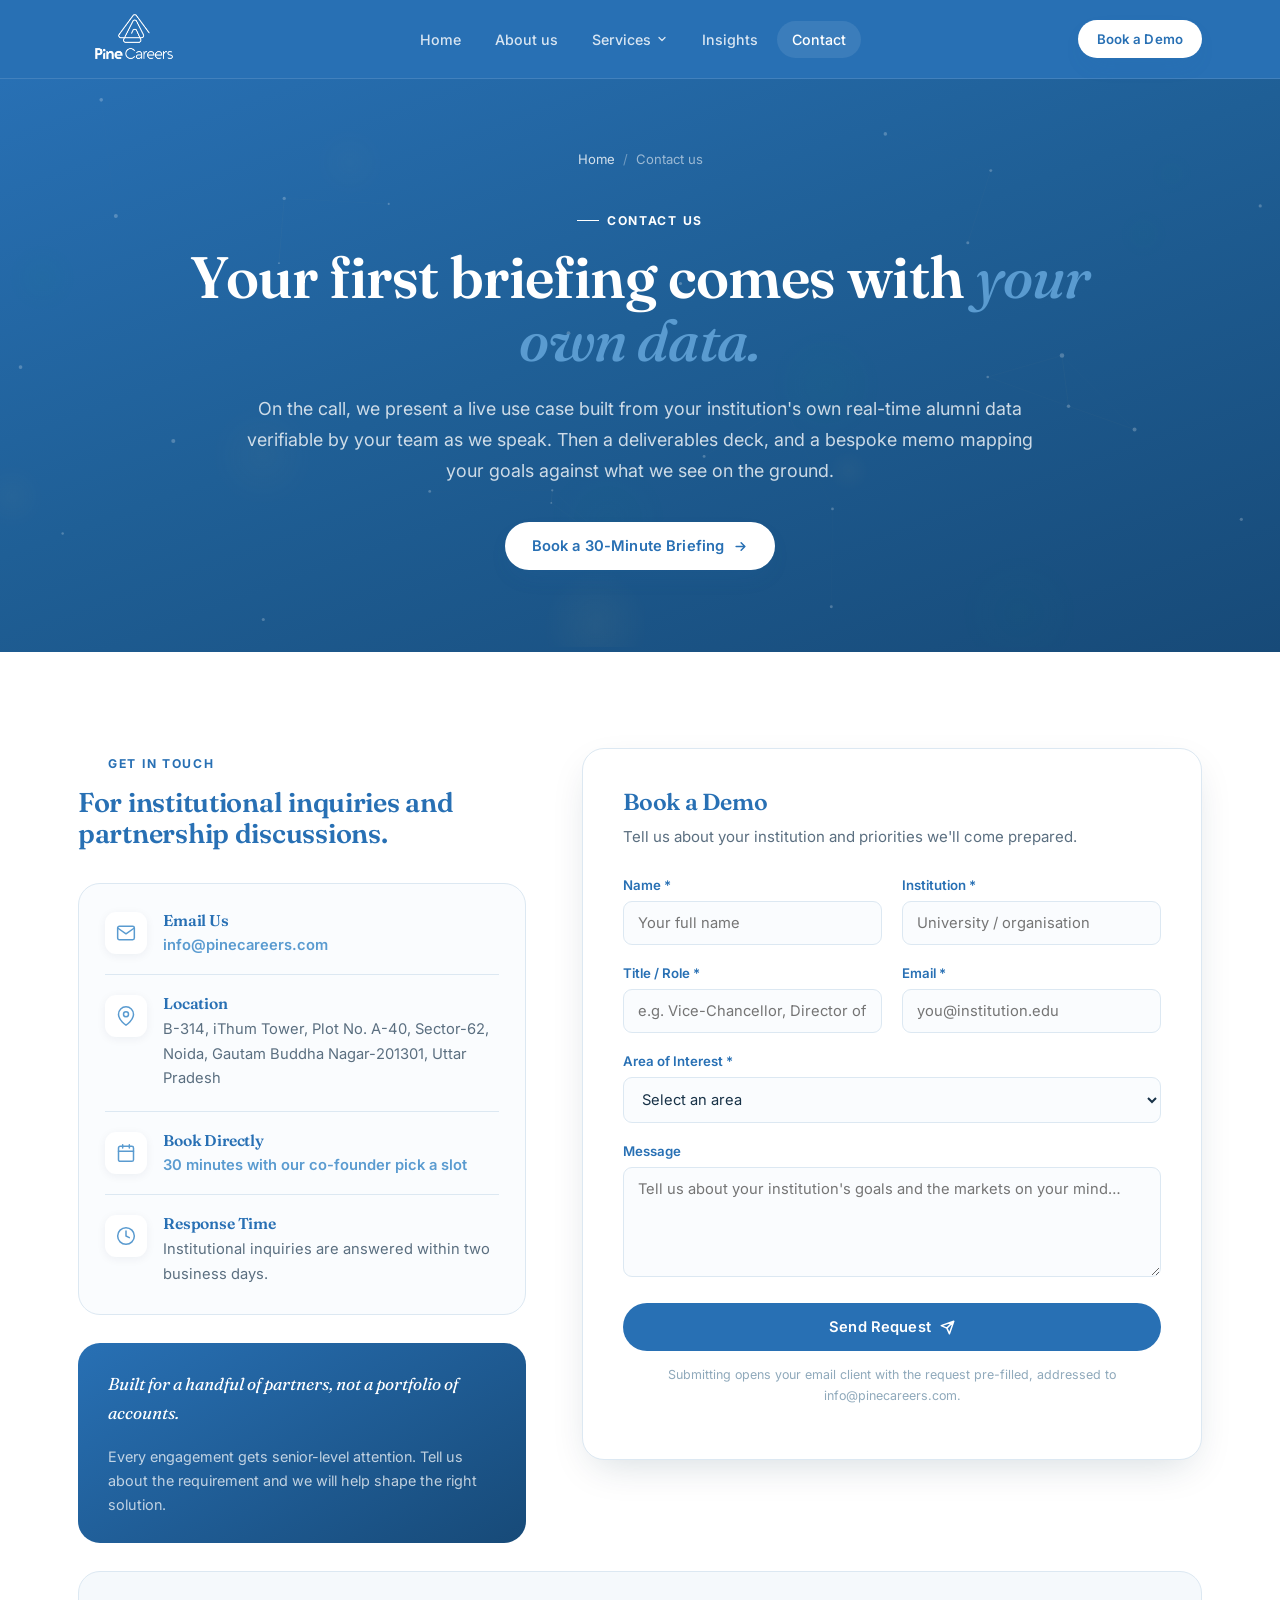
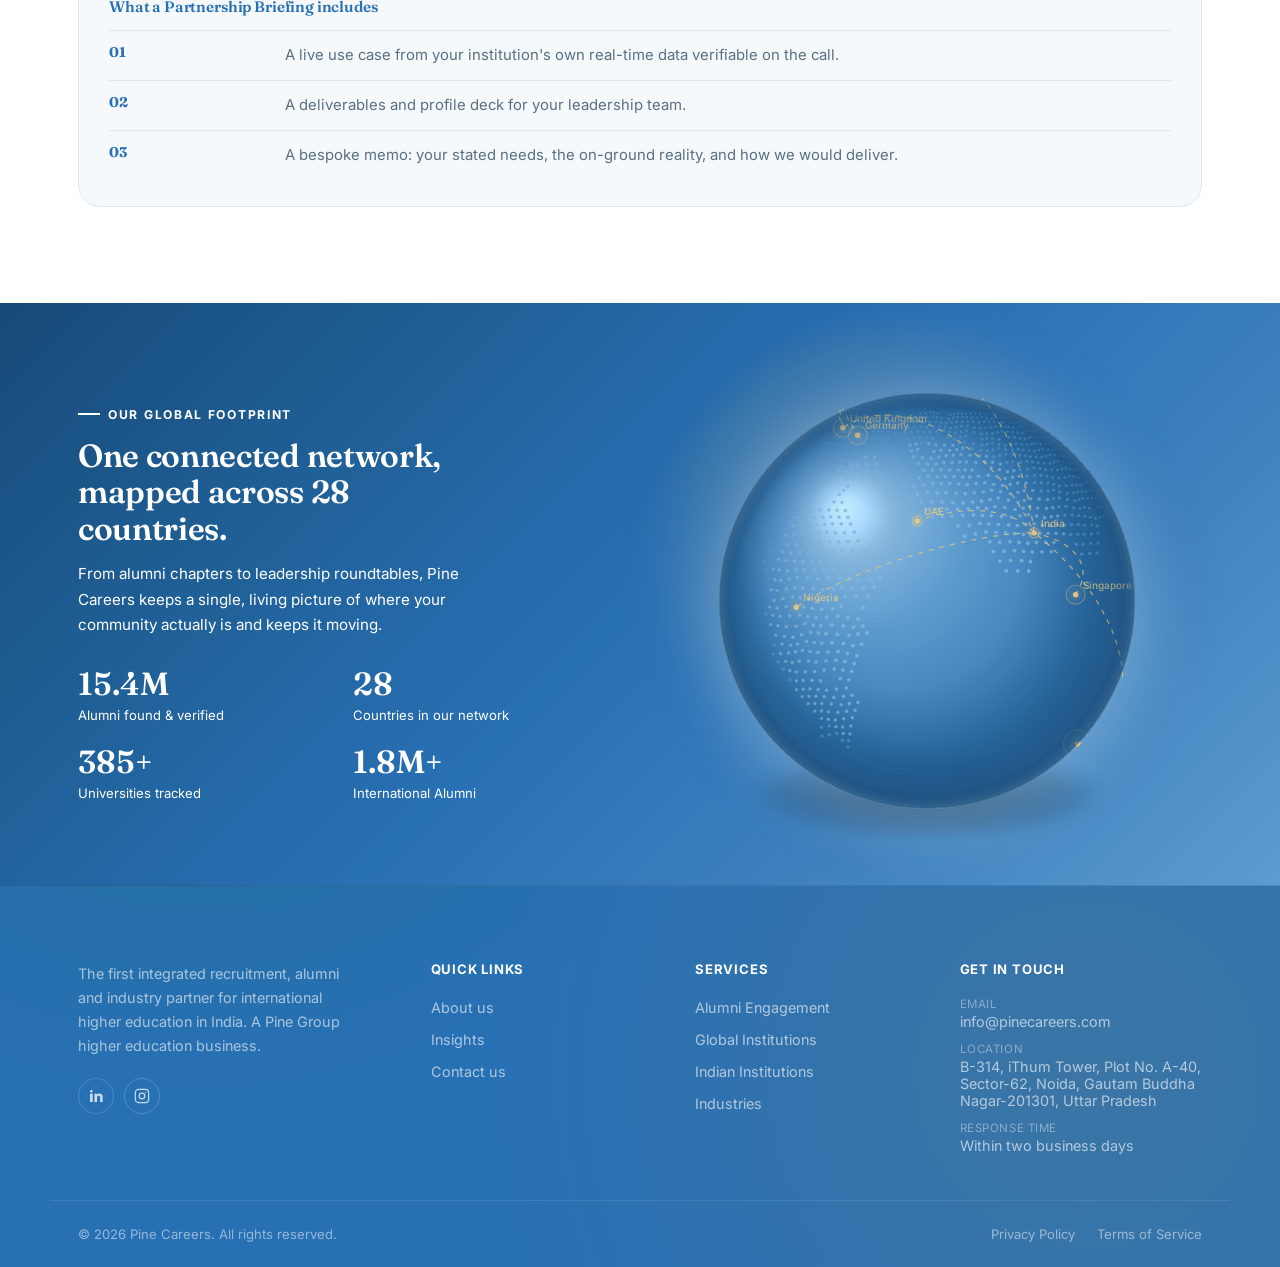
<file: contact.html>
<!DOCTYPE html>
<html lang="en">
<head>
  <meta charset="UTF-8">
  <meta name="viewport" content="width=device-width, initial-scale=1">
  <title>Contact us Pine Careers</title>
  <meta name="description" content=" Book a Demo with Pine Careers a live use case from your institution's own data, on the first call.">
  <link rel="icon" href="https://staging.pinecareers.com/images/logo.svg">
  <link rel="preconnect" href="https://fonts.googleapis.com">
  <link rel="preconnect" href="https://fonts.gstatic.com" crossorigin>
  <link href="https://fonts.googleapis.com/css2?family=Fraunces:ital,wght@0,400;0,500;0,600;0,700;1,500&family=Inter:wght@400;500;600;700&display=swap" rel="stylesheet">
  <link rel="stylesheet" href="css/style.css">
</head>
<body data-page="contact">

<header class="site-header" id="site-header"></header>

<section class="hero compact">
  <div class="hero-inner">
    <nav class="breadcrumb" aria-label="Breadcrumb"><a href="index.html">Home</a><span>/</span><span>Contact us</span></nav>
    <span class="kicker">Contact us</span>
    <h1>Your first briefing comes with <em>your own data.</em></h1>
    <p class="lead">On the call, we present a live use case built from your institution's own real-time alumni data verifiable by your team as we speak. Then a deliverables deck, and a bespoke memo mapping your goals against what we see on the ground.</p>
    <div class="hero-actions">
      <a href="https://calendly.com/abhishek-pinecareers/30min" target="_blank" rel="noopener" class="btn btn-gold">Book a 30-Minute Briefing
        <svg width="15" height="15" viewBox="0 0 24 24" fill="none" stroke="currentColor" stroke-width="2.4" stroke-linecap="round" stroke-linejoin="round"><path d="M5 12h14M13 6l6 6-6 6"/></svg></a>
    </div>
  </div>
</section>

<section class="section">
  <div class="container">
    <div class="contact-layout">
      <div class="reveal">
        <div class="section-head" style="margin-bottom:34px;">
          <span class="eyebrow">Get In Touch</span>
          <h2 style="font-size:1.7rem;">For institutional inquiries and partnership discussions.</h2>
        </div>
        <div class="contact-info-card">
          <div class="contact-item">
            <div class="ci-icon"><svg width="20" height="20" viewBox="0 0 24 24" fill="none" stroke="currentColor" stroke-width="1.8" stroke-linecap="round" stroke-linejoin="round"><rect x="2" y="4" width="20" height="16" rx="2"/><path d="M22 6l-10 7L2 6"/></svg></div>
            <div><h4>Email Us</h4><a href="mailto:info@pinecareers.com">info@pinecareers.com</a></div>
          </div>
          <div class="contact-item">
            <div class="ci-icon"><svg width="20" height="20" viewBox="0 0 24 24" fill="none" stroke="currentColor" stroke-width="1.8" stroke-linecap="round" stroke-linejoin="round"><path d="M21 10c0 7-9 13-9 13s-9-6-9-13a9 9 0 0 1 18 0z"/><circle cx="12" cy="10" r="3"/></svg></div>
            <div><h4>Location</h4><p>B-314, iThum Tower, Plot No. A-40, Sector-62, Noida, Gautam Buddha Nagar-201301, Uttar Pradesh</p></div>
          </div>
          <div class="contact-item">
            <div class="ci-icon"><svg width="20" height="20" viewBox="0 0 24 24" fill="none" stroke="currentColor" stroke-width="1.8" stroke-linecap="round" stroke-linejoin="round"><rect x="3" y="4" width="18" height="18" rx="2"/><path d="M16 2v4M8 2v4M3 10h18"/></svg></div>
            <div><h4>Book Directly</h4><a href="https://calendly.com/abhishek-pinecareers/30min" target="_blank" rel="noopener">30 minutes with our co-founder pick a slot</a></div>
          </div>
          <div class="contact-item">
            <div class="ci-icon"><svg width="20" height="20" viewBox="0 0 24 24" fill="none" stroke="currentColor" stroke-width="1.8" stroke-linecap="round" stroke-linejoin="round"><circle cx="12" cy="12" r="10"/><path d="M12 6v6l4 2"/></svg></div>
            <div><h4>Response Time</h4><p>Institutional inquiries are answered within two business days.</p></div>
          </div>
        </div>
      <!--  <div style="margin-top:28px; padding:26px 30px; border-radius:var(--radius-lg); background:var(--paper); border:1px solid var(--line);">
          <h4 style="font-size:0.95rem; color:var(--navy-900); margin-bottom:14px;">What a Partnership Briefing includes</h4>
          <div class="pillar-row" style="padding:12px 0;"><span class="pillar-key" style="min-width:34px;">01</span><p>A live use case from your institution's own real-time data verifiable on the call.</p></div>
          <div class="pillar-row" style="padding:12px 0;"><span class="pillar-key" style="min-width:34px;">02</span><p>A deliverables and profile deck for your leadership team.</p></div>
          <div class="pillar-row" style="padding:12px 0;"><span class="pillar-key" style="min-width:34px;">03</span><p>A bespoke memo: your stated needs, the on-ground reality, and how we would deliver.</p></div>
        </div> -->
        <div style="margin-top:28px; padding:26px 30px; border-radius:var(--radius-lg); background:linear-gradient(150deg, var(--navy-900), var(--pine-800)); color:#fff;">
          <p style="font-family:var(--font-display); font-style:italic; font-size:1.08rem; color:var(--gold-300);">Built for a handful of partners, not a portfolio of accounts.</p>
          <p style="font-size:0.9rem; color:rgba(255,255,255,0.72); margin-top:10px;">Every engagement gets senior-level attention. Tell us about the requirement and we will help shape the right solution.</p>
        </div>
      </div>

      <div class="form-card reveal reveal-d1">
        <h2 style="font-size:1.45rem; margin-bottom:8px;"> Book a Demo</h2>
        <p style="color:var(--slate); font-size:0.94rem; margin-bottom:28px;">Tell us about your institution and priorities we'll come prepared.</p>
        <form id="briefingForm">
          <div class="form-grid">
            <div class="form-field">
              <label for="f-name">Name *</label>
              <input type="text" id="f-name" name="name" required placeholder="Your full name">
            </div>
            <div class="form-field">
              <label for="f-institution">Institution *</label>
              <input type="text" id="f-institution" name="institution" required placeholder="University / organisation">
            </div>
            <div class="form-field">
              <label for="f-role">Title / Role *</label>
              <input type="text" id="f-role" name="role" required placeholder="e.g. Vice-Chancellor, Director of Global Engagement">
            </div>
            <div class="form-field">
              <label for="f-email">Email *</label>
              <input type="email" id="f-email" name="email" required placeholder="you@institution.edu">
            </div>
            <div class="form-field full">
              <label for="f-interest">Area of Interest *</label>
              <select id="f-interest" name="interest" required>
                <option value="" disabled selected>Select an area</option>
                <option>Global Institutions</option>
                <option>Indian Institutions</option>
                <option>Industries</option>
                <option>Alumni Engagement</option>
              </select>
            </div>
            <div class="form-field full">
              <label for="f-message">Message</label>
              <textarea id="f-message" name="message" placeholder="Tell us about your institution's goals and the markets on your mind…"></textarea>
            </div>
          </div>
          <div style="margin-top:26px;">
            <button type="submit" class="btn btn-primary" style="width:100%; justify-content:center;">Send Request
              <svg width="15" height="15" viewBox="0 0 24 24" fill="none" stroke="currentColor" stroke-width="2.4" stroke-linecap="round" stroke-linejoin="round"><path d="M22 2L11 13M22 2l-7 20-4-9-9-4 20-7z"/></svg></button>
          </div>
          <p class="form-note">Submitting opens your email client with the request pre-filled, addressed to info@pinecareers.com.</p>
          <div class="form-success" id="formSuccess">Your email draft is ready press send in your mail app and we'll be in touch within two business days.</div>
        </form>
      </div>
    </div>
    <div style="margin-top:28px; padding:26px 30px; border-radius:var(--radius-lg); background:var(--paper); border:1px solid var(--line);">
          <h4 style="font-size:0.95rem; color:var(--navy-900); margin-bottom:14px;">What a Partnership Briefing includes</h4>
          <div class="pillar-row" style="padding:12px 0;"><span class="pillar-key" style="min-width:34px;">01</span><p>A live use case from your institution's own real-time data verifiable on the call.</p></div>
          <div class="pillar-row" style="padding:12px 0;"><span class="pillar-key" style="min-width:34px;">02</span><p>A deliverables and profile deck for your leadership team.</p></div>
          <div class="pillar-row" style="padding:12px 0;"><span class="pillar-key" style="min-width:34px;">03</span><p>A bespoke memo: your stated needs, the on-ground reality, and how we would deliver.</p></div>
        </div>
  </div>
  
</section>

<footer class="site-footer" id="site-footer"></footer>
<script src="js/main.js"></script>
</body>
</html>
</file>
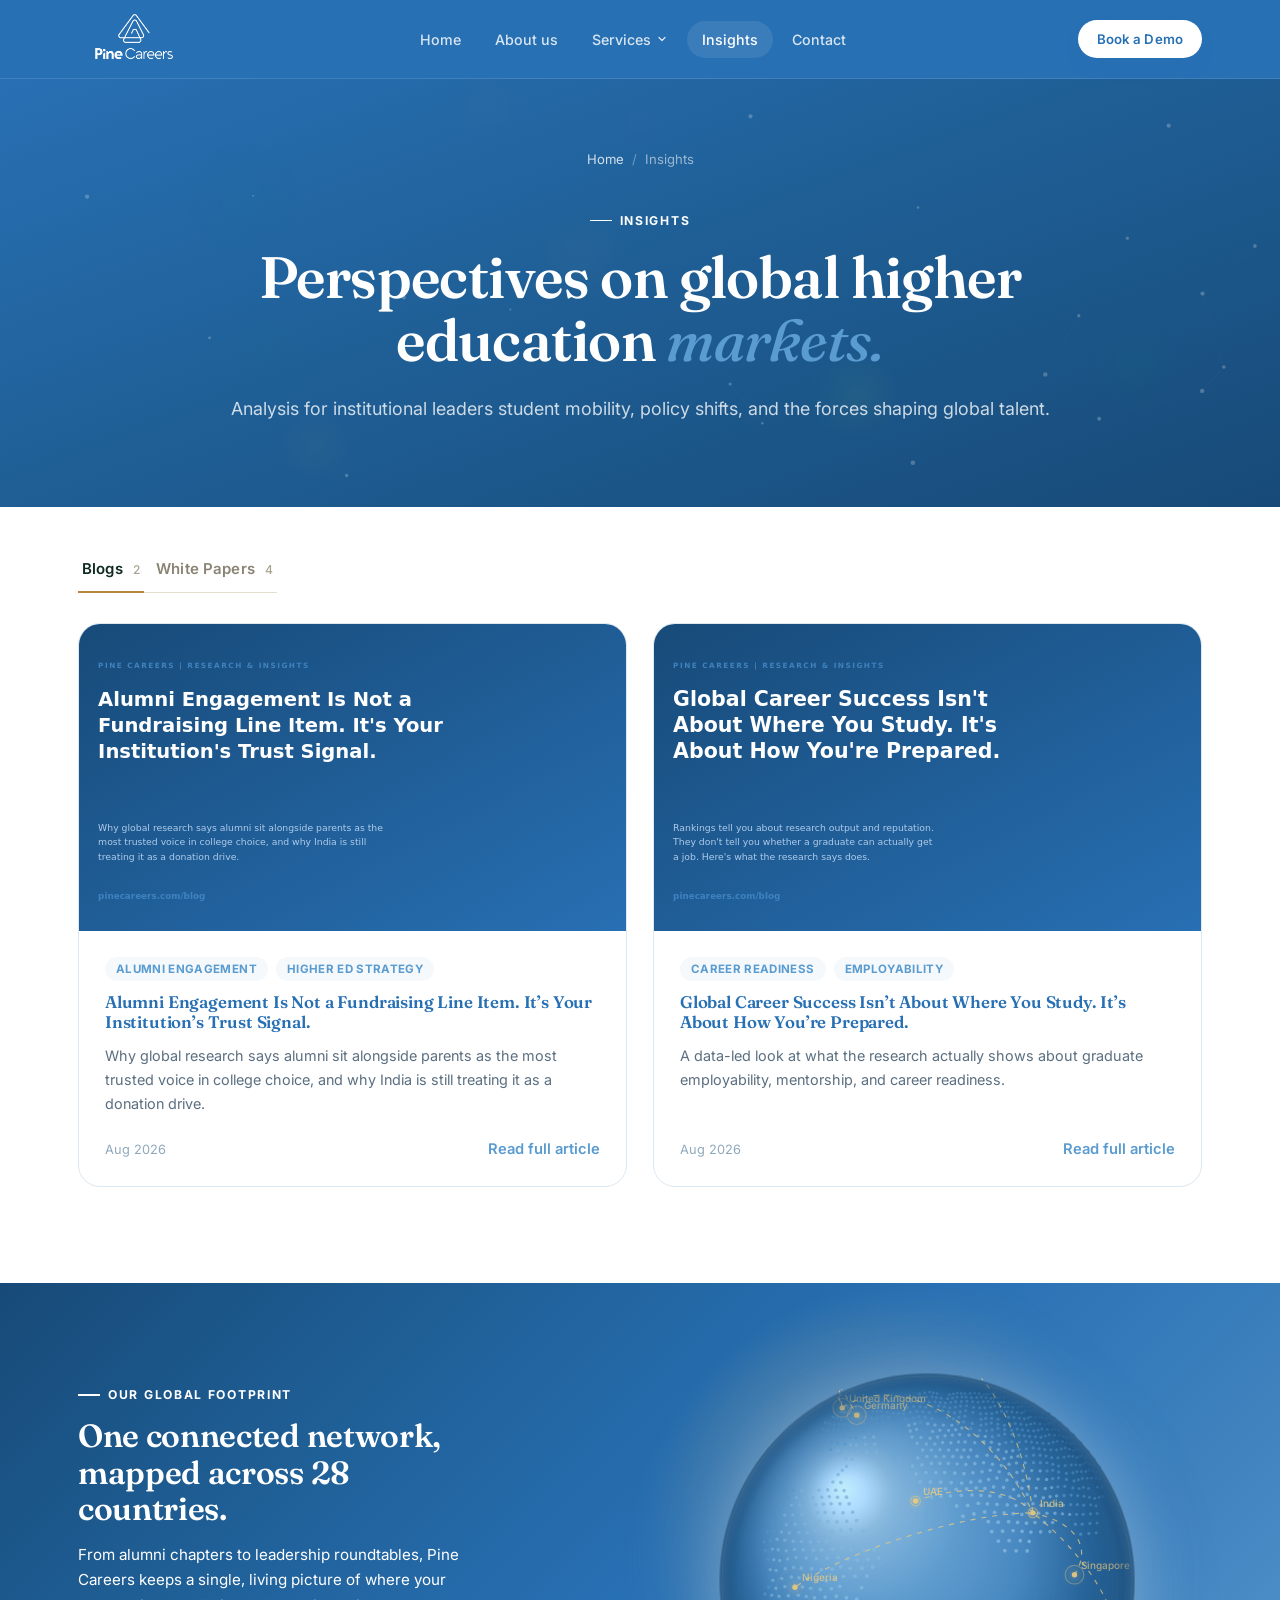
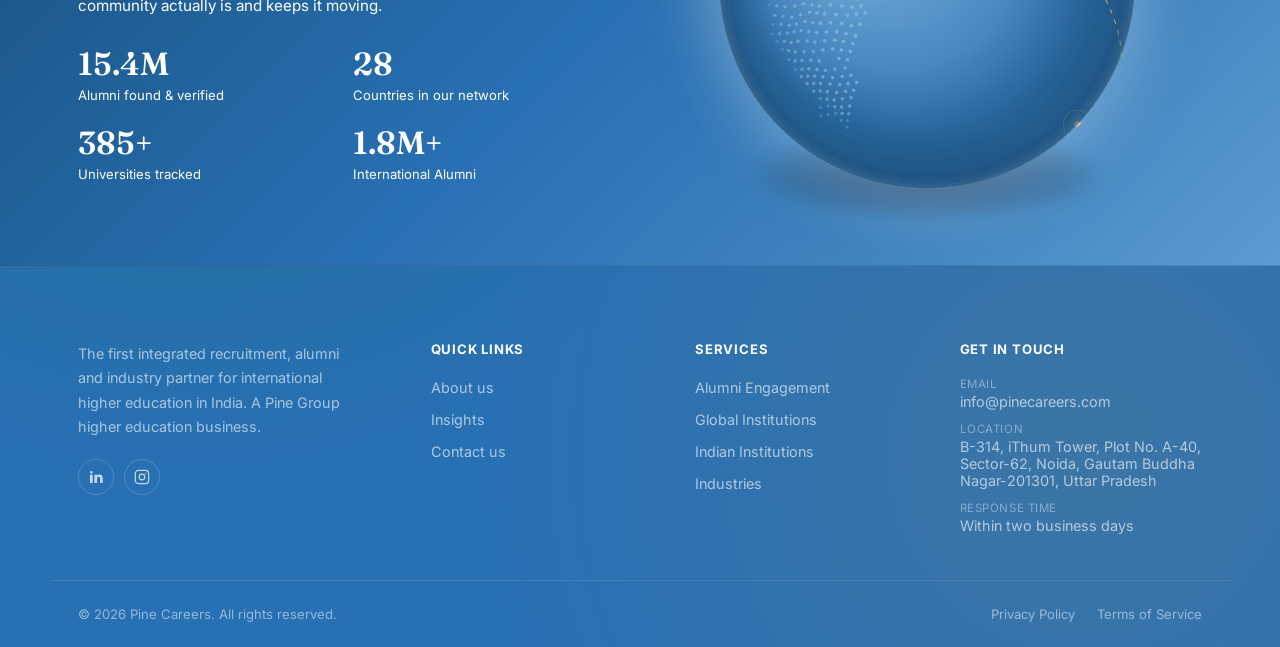
<file: insights.html>
<!DOCTYPE html>
<html lang="en">
<head>
  <meta charset="UTF-8">
  <meta name="viewport" content="width=device-width, initial-scale=1">
  <title>Insights Pine Careers</title>
  <meta name="description" content="Perspectives on India's higher education market analysis for institutional leaders on student mobility, policy, and global talent.">
  <link rel="icon" href="https://staging.pinecareers.com/images/logo.svg">
  <link rel="preconnect" href="https://fonts.googleapis.com">
  <link rel="preconnect" href="https://fonts.gstatic.com" crossorigin>
  <link href="https://fonts.googleapis.com/css2?family=Fraunces:ital,wght@0,400;0,500;0,600;0,700;1,500&family=Inter:wght@400;500;600;700&display=swap" rel="stylesheet">
  <link rel="stylesheet" href="css/style.css">
  <style>
    /* ---- Insights: Blogs / White Papers tabs ---- */
    .insights-tabs{ --pc-pine:#173A2E; --pc-pine-deep:#0F2A20; --pc-gold:#B4863A; --pc-gold-soft:#E7D6B0; --pc-moss:#6E7F63; --pc-cream:#FAF7EF; --pc-line:#E4DFCF; --pc-ink:#20241F; }

    .insights-tabs .tabs-head{ display:flex; align-items:flex-end; justify-content:space-between; gap:24px; flex-wrap:wrap; margin-bottom:28px; }

    .insights-tabs .needle-rule{ display:flex; align-items:center; gap:6px; margin-bottom:14px; }
    .insights-tabs .needle-rule svg{ display:block; }

    .tabs-nav{ list-style:none; display:flex; gap:8px; margin:0; padding:0; border-bottom:1px solid var(--pc-line); }
    .tabs-nav li{ margin:0; }
    .tab-btn{ font-family:'Inter',sans-serif; font-size:15px; font-weight:600; letter-spacing:.01em; color:#8A8474; background:none; border:none; cursor:pointer; padding:12px 4px 14px; margin-right:26px; position:relative; transition:color .2s ease; }
    .tab-btn:last-child{ margin-right:0; }
    .tab-btn:hover{ color:var(--pc-pine); }
    .tab-btn::after{ content:""; position:absolute; left:0; right:0; bottom:-1px; height:2px; background:var(--pc-gold); transform:scaleX(0); transform-origin:left; transition:transform .25s ease; }
    .tab-btn[aria-selected="true"]{ color:var(--pc-pine-deep); }
    .tab-btn[aria-selected="true"]::after{ transform:scaleX(1); }
    .tab-btn .count{ font-family:'Inter',sans-serif; font-weight:500; font-size:12px; color:#A8A290; margin-left:6px; }
    .tab-btn:focus-visible{ outline:2px solid var(--pc-gold); outline-offset:4px; border-radius:2px; }

    .tab-panel{ display:none; }
    .tab-panel.is-active{ display:block; }
    .tab-panel .grid.cols-2{ margin-top:30px; }

    .fade-item{ opacity:0; transform:translateY(10px); animation:pcFadeIn .5s ease forwards; }
    @keyframes pcFadeIn{ to{ opacity:1; transform:translateY(0); } }

    /* Whole-card click affordance (blogs -> detail page, white papers -> PDF) */
    .insight-card.pc-clickable{ cursor:pointer; transition:transform .18s ease, box-shadow .18s ease; }
    .insight-card.pc-clickable:hover{ transform:translateY(-3px); box-shadow:0 16px 34px rgba(15,42,32,.10); }
    .insight-card.pc-clickable:focus-visible{ outline:2px solid var(--pc-gold); outline-offset:3px; }

    .whitepaper-card .insight-media{ position:relative; }
    .whitepaper-card .doc-badge{ position:absolute; top:12px; left:12px; display:inline-flex; align-items:center; gap:6px; background:var(--pc-pine-deep); color:var(--pc-gold-soft); font-family:'Inter',sans-serif; font-size:11px; font-weight:600; letter-spacing:.06em; text-transform:uppercase; padding:6px 10px; border-radius:20px; }
    .whitepaper-card .doc-badge svg{ width:12px; height:12px; }
    .whitepaper-card .insight-foot .text-link{ display:inline-flex; align-items:center; gap:6px; }
    .whitepaper-card .status-pill{ font-family:'Inter',sans-serif; font-size:12px; font-weight:600; color:var(--pc-moss); }

    .add-tile{ border:1.5px dashed var(--pc-line); border-radius:14px; min-height:280px; display:flex; align-items:center; justify-content:center; background:transparent; cursor:pointer; transition:border-color .2s ease, background .2s ease; padding:24px; text-align:center; }
    .add-tile:hover, .add-tile:focus-visible{ border-color:var(--pc-gold); background:rgba(180,134,58,.05); outline:none; }
    .add-tile .add-tile-inner{ display:flex; flex-direction:column; align-items:center; gap:10px; }
    .add-tile .plus-ring{ width:44px; height:44px; border-radius:50%; border:1.5px solid var(--pc-gold); display:flex; align-items:center; justify-content:center; color:var(--pc-gold); transition:transform .2s ease; }
    .add-tile:hover .plus-ring{ transform:rotate(90deg); }
    .add-tile .add-tile-label{ font-family:'Fraunces',serif; font-size:17px; color:var(--pc-pine-deep); }
    .add-tile .add-tile-sub{ font-family:'Inter',sans-serif; font-size:13px; color:#9A947F; max-width:220px; }

    /* Modal */
    .pc-modal-backdrop{ position:fixed; inset:0; background:rgba(15,42,32,.45); display:none; align-items:center; justify-content:center; padding:20px; z-index:1000; }
    .pc-modal-backdrop.is-open{ display:flex; }
    .pc-modal{ background:var(--pc-cream); width:100%; max-width:560px; max-height:90vh; overflow-y:auto; border-radius:16px; padding:32px; box-shadow:0 30px 70px rgba(15,42,32,.35); }
    .pc-modal h3{ font-family:'Fraunces',serif; font-size:24px; color:var(--pc-pine-deep); margin:0 0 4px; }
    .pc-modal .pc-modal-sub{ font-family:'Inter',sans-serif; font-size:13px; color:#8A8474; margin:0 0 22px; }
    .pc-field{ margin-bottom:16px; }
    .pc-field label{ display:block; font-family:'Inter',sans-serif; font-size:12px; font-weight:600; letter-spacing:.03em; text-transform:uppercase; color:var(--pc-pine); margin-bottom:6px; }
    .pc-field input, .pc-field textarea{ width:100%; font-family:'Inter',sans-serif; font-size:14px; color:var(--pc-ink); border:1px solid var(--pc-line); border-radius:8px; padding:10px 12px; background:#fff; box-sizing:border-box; }
    .pc-field input:focus, .pc-field textarea:focus{ outline:none; border-color:var(--pc-gold); box-shadow:0 0 0 3px rgba(180,134,58,.15); }
    .pc-field textarea{ resize:vertical; min-height:70px; }
    .pc-field .pc-hint{ display:block; font-family:'Inter',sans-serif; font-size:11.5px; color:#9A947F; margin-top:5px; text-transform:none; letter-spacing:0; font-weight:400; }
    .pc-row2{ display:grid; grid-template-columns:1fr 1fr; gap:14px; }
    .pc-modal-actions{ display:flex; justify-content:flex-end; gap:10px; margin-top:24px; }
    .pc-btn{ font-family:'Inter',sans-serif; font-size:14px; font-weight:600; border-radius:8px; padding:11px 20px; cursor:pointer; border:1px solid transparent; }
    .pc-btn-ghost{ background:none; border-color:var(--pc-line); color:#726C5B; }
    .pc-btn-ghost:hover{ background:#F1EDE0; }
    .pc-btn-primary{ background:var(--pc-pine-deep); color:#fff; }
    .pc-btn-primary:hover{ background:var(--pc-pine); }

    [data-field-for="whitepaper"]{ display:none; }
    [data-field-for="blog"]{ display:none; }

    @media (max-width:640px){
      .pc-row2{ grid-template-columns:1fr; }
      .tab-btn{ margin-right:16px; font-size:14px; }
    }
    @media (prefers-reduced-motion: reduce){
      .fade-item{ animation:none; opacity:1; transform:none; }
      .add-tile:hover .plus-ring{ transform:none; }
      .insight-card.pc-clickable:hover{ transform:none; }
    }
  </style>
</head>
<body data-page="insights">

<header class="site-header" id="site-header"></header>

<section class="hero compact">
  <div class="hero-inner">
    <nav class="breadcrumb" aria-label="Breadcrumb"><a href="index.html">Home</a><span>/</span><span>Insights</span></nav>
    <span class="kicker">Insights</span>
    <h1>Perspectives on global higher education <em>markets.</em></h1>
    <p class="lead">Analysis for institutional leaders student mobility, policy shifts, and the forces shaping global talent.</p>
  </div>
</section>

<section class="section insights-tabs">
  <div class="container">

    <div class="tabs-head" style="margin-top: -70px;">
      <div>
        <div class="needle-rule" aria-hidden="true">
        </div>
        <ul class="tabs-nav" role="tablist" aria-label="Insights content type">
          <li role="presentation"><button class="tab-btn" id="tab-blogs" role="tab" aria-selected="true" aria-controls="panel-blogs" type="button">Blogs <span class="count" id="blogs-count"></span></button></li>
          <li role="presentation"><button class="tab-btn" id="tab-whitepapers" role="tab" aria-selected="false" aria-controls="panel-whitepapers" tabindex="-1" type="button">White Papers <span class="count" id="whitepapers-count"></span></button></li>
        </ul>
      </div>
    </div>

    <!-- BLOGS -->
    <div class="tab-panel is-active" id="panel-blogs" role="tabpanel" aria-labelledby="tab-blogs" tabindex="0">
      <div class="grid cols-2" id="blogs-grid">
        <!-- Latest research blog posts. Each links to its full designed article page. -->
        <article class="insight-card reveal pc-clickable" data-href="blog/alumni-engagement.html" tabindex="0" role="link">
<div class="insight-media">
  <img src="images/blog-alumni-engagement-thumb.svg"
       alt="Alumni Engagement Is Not a Fundraising Line Item"
       loading="lazy"
       onerror="this.style.display='none'">
</div>          <div class="insight-body">
            <div class="insight-tags"><span class="tag">Alumni Engagement</span><span class="tag">Higher Ed Strategy</span></div>
            <h3><a href="blog/alumni-engagement.html">Alumni Engagement Is Not a Fundraising Line Item. It&rsquo;s Your Institution&rsquo;s Trust Signal.</a></h3>
            <p>Why global research says alumni sit alongside parents as the most trusted voice in college choice, and why India is still treating it as a donation drive.</p>
            <div class="insight-foot"><span>Aug 2026</span><a class="text-link" href="blog/alumni-engagement.html">Read full article</a></div>
          </div>
        </article>

        <article class="insight-card reveal reveal-d1 pc-clickable" data-href="blog/global-career-success.html" tabindex="0" role="link">
<div class="insight-media">
  <img src="images/cover-global-career-success.svg"
       alt="Global Career Success Isn't About Where You Study"
       loading="lazy"
       onerror="this.style.display='none'">
</div>          <div class="insight-body">
            <div class="insight-tags"><span class="tag">Career Readiness</span><span class="tag">Employability</span></div>
            <h3><a href="blog/global-career-success.html">Global Career Success Isn&rsquo;t About Where You Study. It&rsquo;s About How You&rsquo;re Prepared.</a></h3>
            <p>A data-led look at what the research actually shows about graduate employability, mentorship, and career readiness.</p>
            <div class="insight-foot"><span>Aug 2026</span><a class="text-link" href="blog/global-career-success.html">Read full article</a></div>
          </div>
        </article>

        <button type="button" class="add-tile" id="add-blog-btn" aria-haspopup="dialog" style="display: none;">
          <span class="add-tile-inner">
            <span class="plus-ring" aria-hidden="true">
              <svg width="18" height="18" viewBox="0 0 24 24" fill="none" stroke="currentColor" stroke-width="2.2" stroke-linecap="round"><path d="M12 5v14M5 12h14"/></svg>
            </span>
            <span class="add-tile-label">Add a blog</span>
            <span class="add-tile-sub">Publish a new article to this feed</span>
          </span>
        </button>
      </div>
    </div>

    <!-- WHITE PAPERS -->
    <div class="tab-panel" id="panel-whitepapers" role="tabpanel" aria-labelledby="tab-whitepapers" tabindex="0" hidden>
      <div class="grid cols-2" id="whitepapers-grid">
        <article class="insight-card whitepaper-card pc-clickable" data-href="documents/pine-careers-the-52-percent-problem-oceania.pdf" tabindex="0" role="link">
          <div class="insight-media">
            <span class="doc-badge"><svg viewBox="0 0 24 24" fill="none" stroke="currentColor" stroke-width="2"><path d="M6 2h9l5 5v15H6z"/><path d="M15 2v5h5"/></svg>PDF Report</span>
            <img src="images/wp-oceania-52-problem.svg" alt="The 52% Problem report cover" loading="lazy" onerror="this.style.display='none'">
          </div>
          <div class="insight-body">
            <div class="insight-tags"><span class="tag">Whitepaper</span><span class="tag">Australia &amp; NZ</span></div>
            <h3><a href="documents/pine-careers-the-52-percent-problem-oceania.pdf" target="_blank" rel="noopener">The 52% Problem: Why International Graduate Success Is Becoming Australia&rsquo;s Next Competitive Challenge</a></h3>
            <p>A data-led review of graduate outcomes, visa policy reform, and institutional risk across Australia, New Zealand, and five competitor study destinations.</p>
            <div class="insight-foot"><span>Jul 2026</span><a class="text-link" href="documents/pine-careers-the-52-percent-problem-oceania.pdf" target="_blank" rel="noopener">Download PDF</a></div>
          </div>
        </article>

        <article class="insight-card whitepaper-card pc-clickable" data-href="documents/pine-careers-us-employability-intelligence-brief.pdf" tabindex="0" role="link">
          <div class="insight-media">
            <span class="doc-badge"><svg viewBox="0 0 24 24" fill="none" stroke="currentColor" stroke-width="2"><path d="M6 2h9l5 5v15H6z"/><path d="M15 2v5h5"/></svg>PDF Report</span>
            <img src="images/wp-us-intelligence-brief.svg" alt="International Graduate Employability intelligence brief cover" loading="lazy" onerror="this.style.display='none'">
          </div>
          <div class="insight-body">
            <div class="insight-tags"><span class="tag">Intelligence Brief</span><span class="tag">United States</span></div>
            <h3><a href="documents/pine-careers-us-employability-intelligence-brief.pdf" target="_blank" rel="noopener">International Graduate Employability: A 2021&ndash;2027 Intelligence Brief</a></h3>
            <p>How U.S. policy change is reshaping enrollment, employability, and the geography of opportunity &mdash; and what it means for enrollment and talent strategy.</p>
            <div class="insight-foot"><span>Jul 2026</span><a class="text-link" href="documents/pine-careers-us-employability-intelligence-brief.pdf" target="_blank" rel="noopener">Download PDF</a></div>
          </div>
        </article>

        <article class="insight-card whitepaper-card pc-clickable" data-href="documents/pine-careers-the-unraveling-us-international-education.pdf" tabindex="0" role="link">
          <div class="insight-media">
            <span class="doc-badge"><svg viewBox="0 0 24 24" fill="none" stroke="currentColor" stroke-width="2"><path d="M6 2h9l5 5v15H6z"/><path d="M15 2v5h5"/></svg>PDF Report</span>
            <img src="images/wp-us-unraveling.svg" alt="The Unraveling white paper cover" loading="lazy" onerror="this.style.display='none'">
          </div>
          <div class="insight-body">
            <div class="insight-tags"><span class="tag">Whitepaper</span><span class="tag">United States</span></div>
            <h3><a href="documents/pine-careers-the-unraveling-us-international-education.pdf" target="_blank" rel="noopener">The Unraveling: How America Is Dismantling Its International Education Advantage</a></h3>
            <p>Placing the 2021&ndash;2027 policy timeline, enrollment curve, employability indicators, and state-by-state wage map on a single axis.</p>
            <div class="insight-foot"><span>Jul 2026</span><a class="text-link" href="documents/pine-careers-the-unraveling-us-international-education.pdf" target="_blank" rel="noopener">Download PDF</a></div>
          </div>
        </article>

        <article class="insight-card whitepaper-card pc-clickable" data-href="documents/pine-careers-european-graduate-outcome-gap.pdf" tabindex="0" role="link">
          <div class="insight-media">
            <span class="doc-badge"><svg viewBox="0 0 24 24" fill="none" stroke="currentColor" stroke-width="2"><path d="M6 2h9l5 5v15H6z"/><path d="M15 2v5h5"/></svg>PDF Report</span>
            <img src="images/wp-europe-outcome-gap.svg" alt="Bridging the European Graduate Outcome Gap cover" loading="lazy" onerror="this.style.display='none'">
          </div>
          <div class="insight-body">
            <div class="insight-tags"><span class="tag">Whitepaper</span><span class="tag">Europe</span></div>
            <h3><a href="documents/pine-careers-european-graduate-outcome-gap.pdf" target="_blank" rel="noopener">Bridging the European Graduate Outcome Gap</a></h3>
            <p>Post-study work policy, employability realities, and international student success across nine European systems: Germany, the Netherlands, Norway, Sweden, Switzerland, Poland, Austria, Finland, and Hungary.</p>
            <div class="insight-foot"><span>Jul 2026</span><a class="text-link" href="documents/pine-careers-european-graduate-outcome-gap.pdf" target="_blank" rel="noopener">Download PDF</a></div>
          </div>
        </article>

        <button type="button" class="add-tile" id="add-whitepaper-btn" aria-haspopup="dialog" style="display: none;">
          <span class="add-tile-inner">
            <span class="plus-ring" aria-hidden="true">
              <svg width="18" height="18" viewBox="0 0 24 24" fill="none" stroke="currentColor" stroke-width="2.2" stroke-linecap="round"><path d="M12 5v14M5 12h14"/></svg>
            </span>
            <span class="add-tile-label">Add a white paper</span>
            <span class="add-tile-sub">List a new downloadable report</span>
          </span>
        </button>
      </div>
    </div>

  </div>
</section>

<!-- Add Blog / White Paper modal -->
<div class="pc-modal-backdrop" id="pc-modal-backdrop">
  <div class="pc-modal" role="dialog" aria-modal="true" aria-labelledby="pc-modal-title">
    <h3 id="pc-modal-title">Add a blog</h3>
    <p class="pc-modal-sub" id="pc-modal-sub">This publishes a new card to the top of the list.</p>
    <form id="pc-modal-form">
      <div class="pc-field">
        <label for="pc-f-title">Title</label>
        <input type="text" id="pc-f-title" required placeholder="e.g. Canada's New Post-Study Work Rules">
      </div>
      <div class="pc-row2">
        <div class="pc-field">
          <label for="pc-f-tag1">Tag 1</label>
          <input type="text" id="pc-f-tag1" placeholder="e.g. Visa Guidance">
        </div>
        <div class="pc-field">
          <label for="pc-f-tag2">Tag 2 (optional)</label>
          <input type="text" id="pc-f-tag2" placeholder="e.g. Canada">
        </div>
      </div>
      <div class="pc-field">
        <label for="pc-f-excerpt">Excerpt</label>
        <textarea id="pc-f-excerpt" required placeholder="One or two sentences summarizing the piece."></textarea>
      </div>
      <div class="pc-row2">
        <div class="pc-field">
          <label for="pc-f-date">Date</label>
          <input type="text" id="pc-f-date" placeholder="e.g. Aug 21, 2026">
        </div>
        <div class="pc-field">
          <label for="pc-f-image">Cover image URL</label>
          <input type="url" id="pc-f-image" placeholder="https://...">
        </div>
      </div>

      <div class="pc-field" data-field-for="blog">
        <label for="pc-f-body">Full article content</label>
        <textarea id="pc-f-body" placeholder="Paste the full article. Leave a blank line between paragraphs." style="min-height:140px;"></textarea>
        <span class="pc-hint">Shown on the article's own page when a reader clicks the card. Leave blank to show only the excerpt.</span>
      </div>

      <div class="pc-field" data-field-for="whitepaper" id="pc-f-link-wrap">
        <label for="pc-f-link" id="pc-f-link-label">PDF link</label>
        <input type="url" id="pc-f-link" placeholder="https://pinecareers.com/reports/report.pdf">
        <span class="pc-hint">Clicking the card opens this PDF in a new tab.</span>
      </div>

      <div class="pc-modal-actions">
        <button type="button" class="pc-btn pc-btn-ghost" id="pc-modal-cancel">Cancel</button>
        <button type="submit" class="pc-btn pc-btn-primary" id="pc-modal-submit">Publish blog</button>
      </div>
    </form>
  </div>
</div>

<footer class="site-footer" id="site-footer"></footer>
<script src="js/main.js"></script>
<script src="js/pc-content.js"></script>
<script>
(function(){
  "use strict";

  /* ---------- Tabs ---------- */
  var tabs = [
    { btn: document.getElementById('tab-blogs'), panel: document.getElementById('panel-blogs') },
    { btn: document.getElementById('tab-whitepapers'), panel: document.getElementById('panel-whitepapers') }
  ];

  function activateTab(index){
    tabs.forEach(function(t, i){
      var active = i === index;
      t.btn.setAttribute('aria-selected', active ? 'true' : 'false');
      t.btn.tabIndex = active ? 0 : -1;
      t.panel.classList.toggle('is-active', active);
      if (active) { t.panel.removeAttribute('hidden'); } else { t.panel.setAttribute('hidden', ''); }
    });
  }

  tabs.forEach(function(t, i){
    t.btn.addEventListener('click', function(){ activateTab(i); });
    t.btn.addEventListener('keydown', function(e){
      if (e.key === 'ArrowRight' || e.key === 'ArrowLeft'){
        e.preventDefault();
        var next = e.key === 'ArrowRight' ? (i + 1) % tabs.length : (i - 1 + tabs.length) % tabs.length;
        tabs[next].btn.focus();
        activateTab(next);
      }
    });
  });

  /* ---------- Whole-card click: blogs -> detail page, white papers -> PDF ---------- */
  function wireCardClick(article, kind, href){
    if (!href) return;
    article.classList.add('pc-clickable');
    article.setAttribute('data-href', href);
    if (!article.hasAttribute('tabindex')) article.tabIndex = 0;
    article.setAttribute('role', 'link');
    function go(){
      if (kind === 'whitepaper') { window.open(href, '_blank', 'noopener'); }
      else { window.location.href = href; }
    }
    article.addEventListener('click', function(e){
      if (e.target.closest('a')) return; // let inner links behave normally
      go();
    });
    article.addEventListener('keydown', function(e){
      if ((e.key === 'Enter' || e.key === ' ') && !e.target.closest('a')){
        e.preventDefault();
        go();
      }
    });
  }

  // Wire the static seed blog cards already in the DOM.
  document.querySelectorAll('#blogs-grid > .insight-card[data-href]').forEach(function(article){
    wireCardClick(article, 'blog', article.getAttribute('data-href'));
  });

  // Wire the static seed white paper cards already in the DOM (whole card opens the PDF).
  document.querySelectorAll('#whitepapers-grid > .insight-card[data-href]').forEach(function(article){
    wireCardClick(article, 'whitepaper', article.getAttribute('data-href'));
  });

  /* ---------- Storage-backed extra items ---------- */
  var STORE_KEYS = window.PC_STORE_KEYS || { blog: 'pc_extra_blogs', whitepaper: 'pc_extra_whitepapers' };

  function readStore(kind){ return window.pcReadStore ? window.pcReadStore(STORE_KEYS[kind]) : []; }
  function writeStore(kind, items){ if (window.pcWriteStore) window.pcWriteStore(STORE_KEYS[kind], items); }

  function escapeHtml(str){
    return String(str || '').replace(/[&<>"']/g, function(c){
      return { '&':'&amp;', '<':'&lt;', '>':'&gt;', '"':'&quot;', "'":'&#39;' }[c];
    });
  }

  function buildCard(kind, data){
    var article = document.createElement('article');
    article.className = kind === 'whitepaper' ? 'insight-card whitepaper-card fade-item' : 'insight-card fade-item';

    var tagsHtml = '';
    if (data.tag1) tagsHtml += '<span class="tag">' + escapeHtml(data.tag1) + '</span>';
    if (data.tag2) tagsHtml += '<span class="tag">' + escapeHtml(data.tag2) + '</span>';

    var mediaHtml = data.image
      ? '<img src="' + escapeHtml(data.image) + '" alt="' + escapeHtml(data.title) + '" loading="lazy" onerror="this.style.display=\'none\'">'
      : '';

    var badgeHtml = kind === 'whitepaper'
      ? '<span class="doc-badge"><svg viewBox="0 0 24 24" fill="none" stroke="currentColor" stroke-width="2"><path d="M6 2h9l5 5v15H6z"/><path d="M15 2v5h5"/></svg>PDF Report</span>'
      : '';

    var detailHref = kind === 'blog' ? ('blog-post.html?slug=' + encodeURIComponent(data.slug)) : '';

    var footHtml;
    var titleHtml;
    if (kind === 'whitepaper'){
      footHtml = '<span>' + escapeHtml(data.date || '') + '</span>' +
        (data.link ? '<a class="text-link" href="' + escapeHtml(data.link) + '" target="_blank" rel="noopener">Download PDF</a>' : '<span class="status-pill">PDF link not set</span>');
      titleHtml = data.link
        ? '<a href="' + escapeHtml(data.link) + '" target="_blank" rel="noopener">' + escapeHtml(data.title) + '</a>'
        : escapeHtml(data.title);
    } else {
      footHtml = '<span>' + escapeHtml(data.date || '') + '</span>' +
        '<a class="text-link" href="' + escapeHtml(detailHref) + '">Read full article</a>';
      titleHtml = '<a href="' + escapeHtml(detailHref) + '">' + escapeHtml(data.title) + '</a>';
    }

    article.innerHTML =
      '<div class="insight-media">' + badgeHtml + mediaHtml + '</div>' +
      '<div class="insight-body">' +
        '<div class="insight-tags">' + tagsHtml + '</div>' +
        '<h3>' + titleHtml + '</h3>' +
        '<p>' + escapeHtml(data.excerpt) + '</p>' +
        '<div class="insight-foot">' + footHtml + '</div>' +
      '</div>';

    wireCardClick(article, kind, kind === 'whitepaper' ? data.link : detailHref);
    return article;
  }

  function updateCount(kind){
    var grid = document.getElementById(kind === 'whitepaper' ? 'whitepapers-grid' : 'blogs-grid');
    var n = grid.querySelectorAll('.insight-card').length;
    var el = document.getElementById(kind === 'whitepaper' ? 'whitepapers-count' : 'blogs-count');
    if (el) el.textContent = n;
  }

  function renderStored(kind){
    var grid = document.getElementById(kind === 'whitepaper' ? 'whitepapers-grid' : 'blogs-grid');
    var addTile = document.getElementById(kind === 'whitepaper' ? 'add-whitepaper-btn' : 'add-blog-btn');
    readStore(kind).forEach(function(data){
      grid.insertBefore(buildCard(kind, data), addTile);
    });
    updateCount(kind);
  }

  renderStored('blog');
  renderStored('whitepaper');

  /* ---------- Modal ---------- */
  var backdrop = document.getElementById('pc-modal-backdrop');
  var form = document.getElementById('pc-modal-form');
  var modalTitle = document.getElementById('pc-modal-title');
  var modalSub = document.getElementById('pc-modal-sub');
  var submitBtn = document.getElementById('pc-modal-submit');
  var currentKind = 'blog';
  var lastFocused = null;

  function openModal(kind){
    currentKind = kind;
    form.reset();
    document.querySelectorAll('[data-field-for]').forEach(function(el){
      el.style.display = el.getAttribute('data-field-for') === kind ? 'block' : 'none';
    });
    if (kind === 'whitepaper'){
      modalTitle.textContent = 'Add a white paper';
      modalSub.textContent = 'This publishes a new report card to the White Papers tab. Clicking the card opens the PDF link you provide.';
      submitBtn.textContent = 'Publish white paper';
    } else {
      modalTitle.textContent = 'Add a blog';
      modalSub.textContent = 'This publishes a new card to the top of the Blogs tab, with its own article page.';
      submitBtn.textContent = 'Publish blog';
    }
    lastFocused = document.activeElement;
    backdrop.classList.add('is-open');
    document.getElementById('pc-f-title').focus();
    document.addEventListener('keydown', onKeydown);
  }

  function closeModal(){
    backdrop.classList.remove('is-open');
    document.removeEventListener('keydown', onKeydown);
    if (lastFocused) lastFocused.focus();
  }

  function onKeydown(e){
    if (e.key === 'Escape') closeModal();
  }

  document.getElementById('add-blog-btn').addEventListener('click', function(){ openModal('blog'); });
  document.getElementById('add-whitepaper-btn').addEventListener('click', function(){ openModal('whitepaper'); });
  document.getElementById('pc-modal-cancel').addEventListener('click', closeModal);
  backdrop.addEventListener('click', function(e){ if (e.target === backdrop) closeModal(); });

  form.addEventListener('submit', function(e){
    e.preventDefault();
    var title = document.getElementById('pc-f-title').value.trim();
    var excerpt = document.getElementById('pc-f-excerpt').value.trim();
    if (!title || !excerpt) return;

    var data = {
      title: title,
      tag1: document.getElementById('pc-f-tag1').value.trim(),
      tag2: document.getElementById('pc-f-tag2').value.trim(),
      excerpt: excerpt,
      date: document.getElementById('pc-f-date').value.trim(),
      image: document.getElementById('pc-f-image').value.trim()
    };

    if (currentKind === 'blog'){
      data.slug = window.pcSlugify(title) + '-' + Date.now().toString(36);
      var bodyRaw = document.getElementById('pc-f-body').value.trim();
      data.body = bodyRaw
        ? bodyRaw.split(/\n\s*\n/).map(function(t){ return { type: 'p', text: t.trim() }; })
        : [];
    } else {
      data.link = document.getElementById('pc-f-link').value.trim();
    }

    var grid = document.getElementById(currentKind === 'whitepaper' ? 'whitepapers-grid' : 'blogs-grid');
    var addTile = document.getElementById(currentKind === 'whitepaper' ? 'add-whitepaper-btn' : 'add-blog-btn');
    grid.insertBefore(buildCard(currentKind, data), addTile);

    var items = readStore(currentKind);
    items.unshift(data);
    writeStore(currentKind, items);
    updateCount(currentKind);

    closeModal();
  });

  updateCount('blog');
  updateCount('whitepaper');
})();
</script>
</body>
</html>
</file>
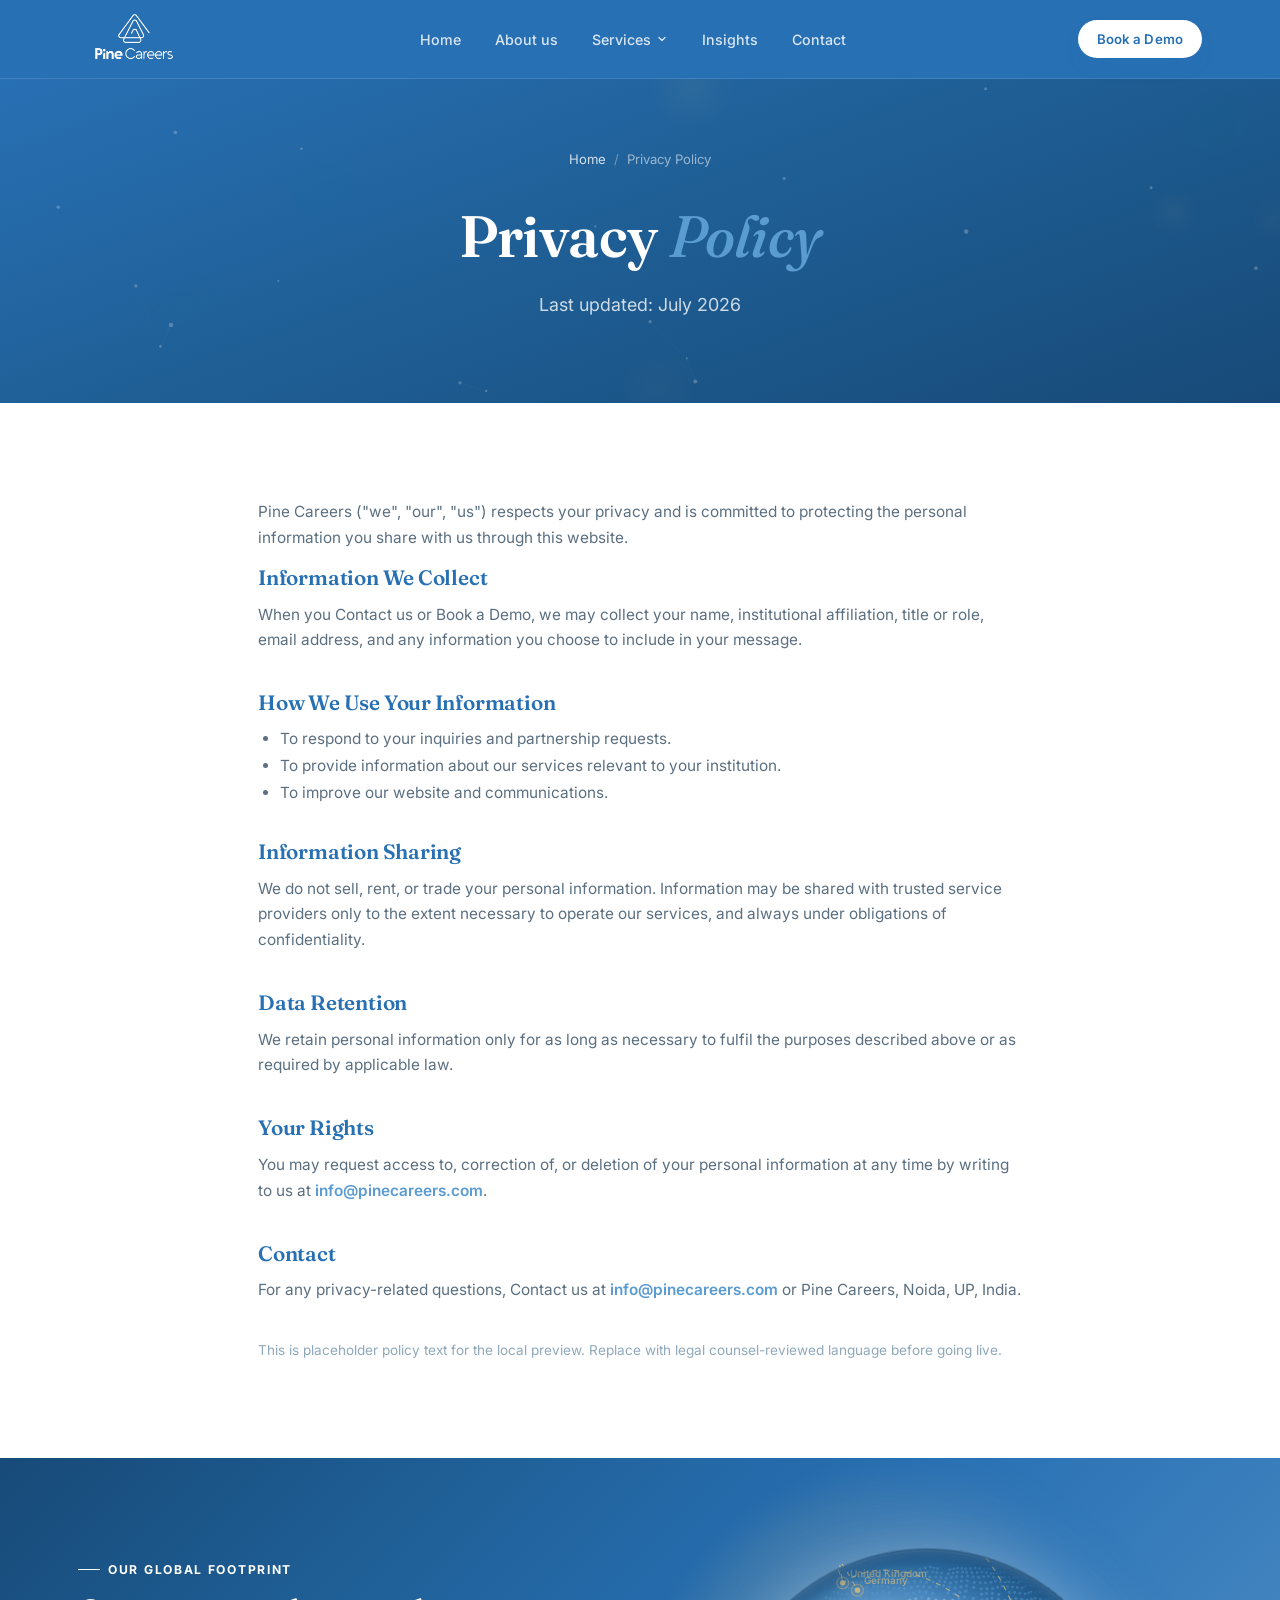
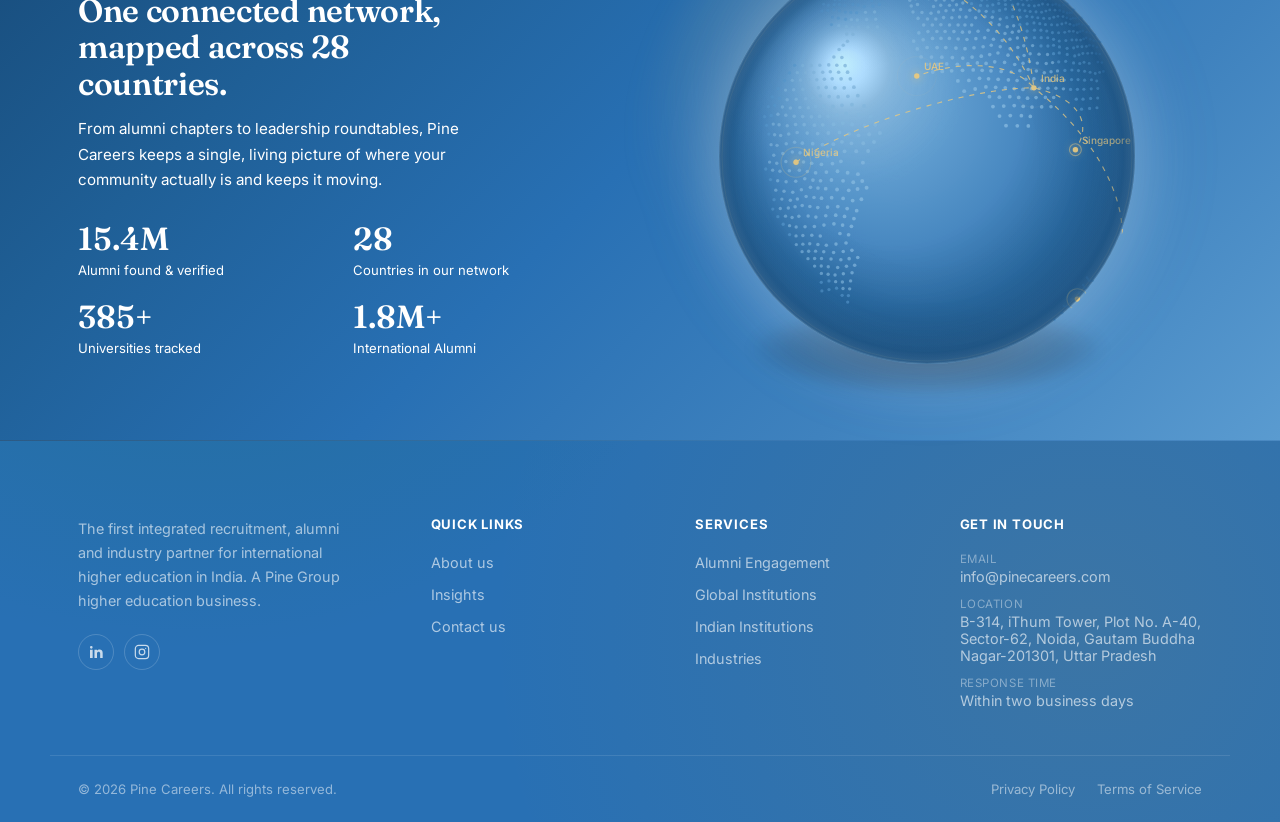
<file: privacy-policy.html>
<!DOCTYPE html>
<html lang="en">
<head>
  <meta charset="UTF-8">
  <meta name="viewport" content="width=device-width, initial-scale=1">
  <title>Privacy Policy   Pine Careers</title>
  <meta name="description" content="Pine Careers privacy policy.">
  <link rel="icon" href="https://staging.pinecareers.com/images/logo.svg">
  <link rel="preconnect" href="https://fonts.googleapis.com">
  <link rel="preconnect" href="https://fonts.gstatic.com" crossorigin>
  <link href="https://fonts.googleapis.com/css2?family=Fraunces:ital,wght@0,400;0,500;0,600;0,700;1,500&family=Inter:wght@400;500;600;700&display=swap" rel="stylesheet">
  <link rel="stylesheet" href="css/style.css">
</head>
<body data-page="privacy">

<header class="site-header" id="site-header"></header>

<section class="hero compact">
  <div class="hero-inner">
    <nav class="breadcrumb" aria-label="Breadcrumb"><a href="index.html">Home</a><span>/</span><span>Privacy Policy</span></nav>
    <h1>Privacy <em>Policy</em></h1>
    <p class="lead">Last updated: July 2026</p>
  </div>
</section>

<section class="section">
  <div class="container narrow legal-content">
    <p>Pine Careers ("we", "our", "us") respects your privacy and is committed to protecting the personal information you share with us through this website.</p>

    <h2>Information We Collect</h2>
    <p>When you Contact us or  Book a Demo, we may collect your name, institutional affiliation, title or role, email address, and any information you choose to include in your message.</p>

    <h2>How We Use Your Information</h2>
    <ul>
      <li>To respond to your inquiries and partnership requests.</li>
      <li>To provide information about our services relevant to your institution.</li>
      <li>To improve our website and communications.</li>
    </ul>

    <h2>Information Sharing</h2>
    <p>We do not sell, rent, or trade your personal information. Information may be shared with trusted service providers only to the extent necessary to operate our services, and always under obligations of confidentiality.</p>

    <h2>Data Retention</h2>
    <p>We retain personal information only for as long as necessary to fulfil the purposes described above or as required by applicable law.</p>

    <h2>Your Rights</h2>
    <p>You may request access to, correction of, or deletion of your personal information at any time by writing to us at <a href="mailto:info@pinecareers.com">info@pinecareers.com</a>.</p>

    <h2>Contact</h2>
    <p>For any privacy-related questions, Contact us at <a href="mailto:info@pinecareers.com">info@pinecareers.com</a> or Pine Careers, Noida, UP, India.</p>

    <p style="margin-top:36px; font-size:0.85rem; color:var(--mist);">This is placeholder policy text for the local preview. Replace with legal counsel-reviewed language before going live.</p>
  </div>
</section>

<footer class="site-footer" id="site-footer"></footer>
<script src="js/main.js"></script>
</body>
</html>
</file>
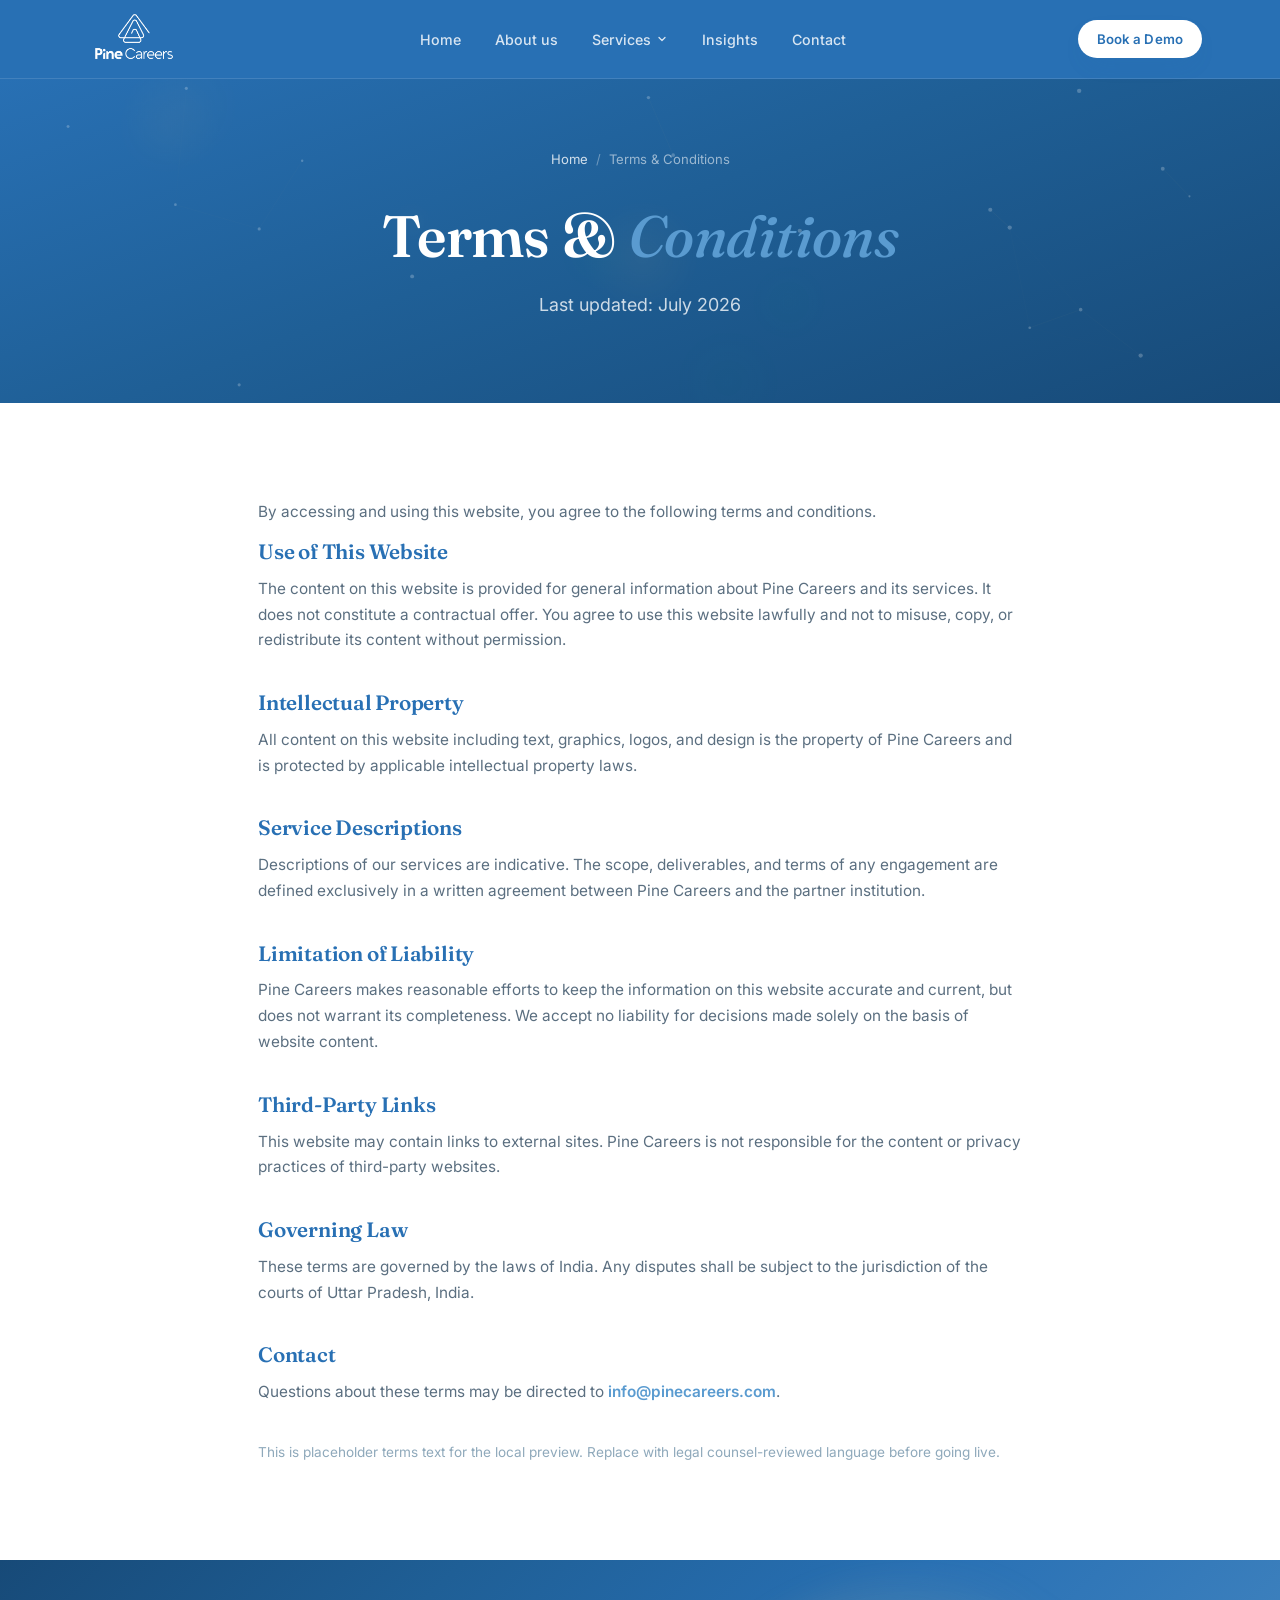
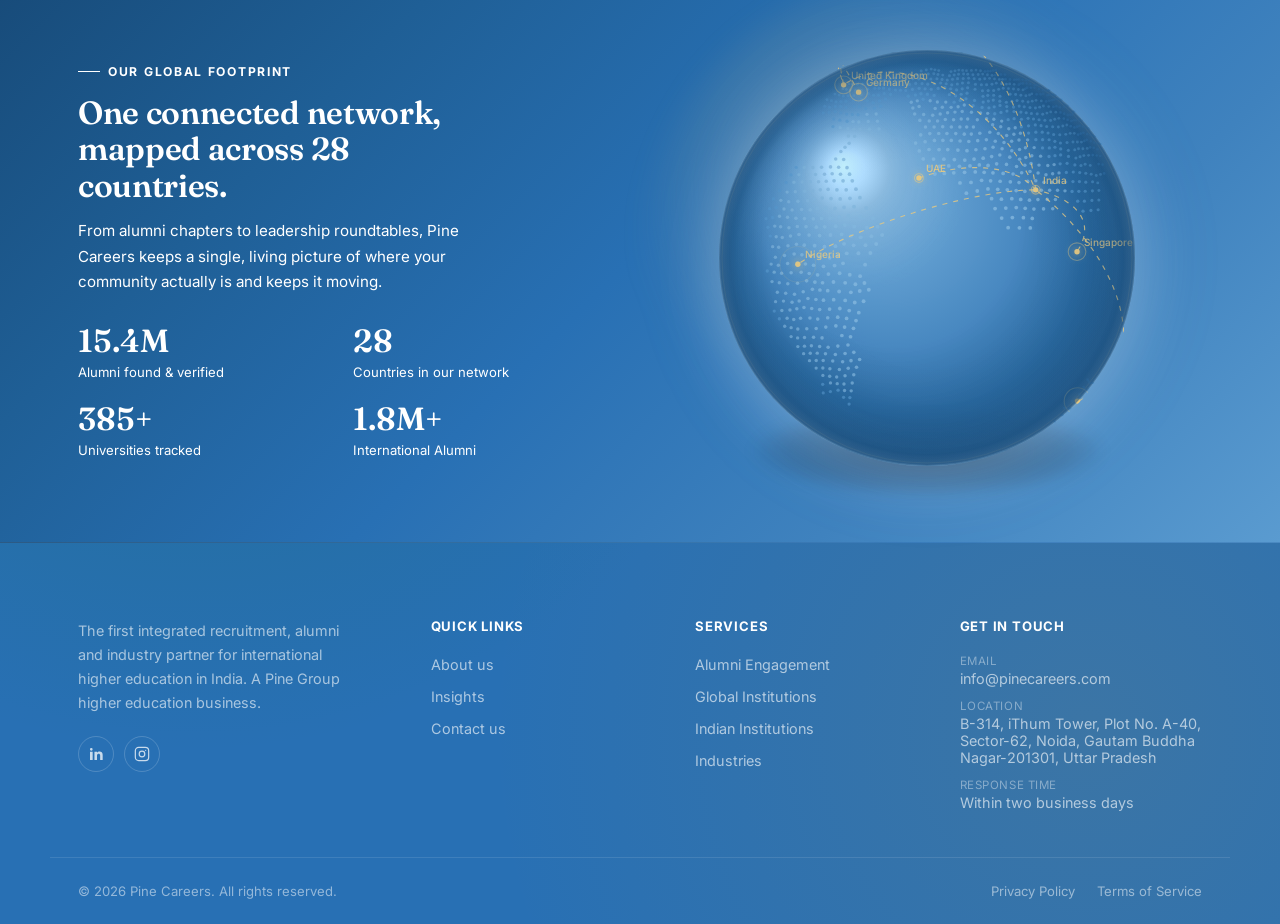
<file: terms-of-service.html>
<!DOCTYPE html>
<html lang="en">
<head>
  <meta charset="UTF-8">
  <meta name="viewport" content="width=device-width, initial-scale=1">
  <title>Terms &amp; Conditions   Pine Careers</title>
  <meta name="description" content="Pine Careers terms and conditions.">
  <link rel="icon" href="https://staging.pinecareers.com/images/logo.svg">
  <link rel="preconnect" href="https://fonts.googleapis.com">
  <link rel="preconnect" href="https://fonts.gstatic.com" crossorigin>
  <link href="https://fonts.googleapis.com/css2?family=Fraunces:ital,wght@0,400;0,500;0,600;0,700;1,500&family=Inter:wght@400;500;600;700&display=swap" rel="stylesheet">
  <link rel="stylesheet" href="css/style.css">
</head>
<body data-page="terms">

<header class="site-header" id="site-header"></header>

<section class="hero compact">
  <div class="hero-inner">
    <nav class="breadcrumb" aria-label="Breadcrumb"><a href="index.html">Home</a><span>/</span><span>Terms &amp; Conditions</span></nav>
    <h1>Terms &amp; <em>Conditions</em></h1>
    <p class="lead">Last updated: July 2026</p>
  </div>
</section>

<section class="section">
  <div class="container narrow legal-content">
    <p>By accessing and using this website, you agree to the following terms and conditions.</p>

    <h2>Use of This Website</h2>
    <p>The content on this website is provided for general information about Pine Careers and its services. It does not constitute a contractual offer. You agree to use this website lawfully and not to misuse, copy, or redistribute its content without permission.</p>

    <h2>Intellectual Property</h2>
    <p>All content on this website   including text, graphics, logos, and design   is the property of Pine Careers and is protected by applicable intellectual property laws.</p>

    <h2>Service Descriptions</h2>
    <p>Descriptions of our services are indicative. The scope, deliverables, and terms of any engagement are defined exclusively in a written agreement between Pine Careers and the partner institution.</p>

    <h2>Limitation of Liability</h2>
    <p>Pine Careers makes reasonable efforts to keep the information on this website accurate and current, but does not warrant its completeness. We accept no liability for decisions made solely on the basis of website content.</p>

    <h2>Third-Party Links</h2>
    <p>This website may contain links to external sites. Pine Careers is not responsible for the content or privacy practices of third-party websites.</p>

    <h2>Governing Law</h2>
    <p>These terms are governed by the laws of India. Any disputes shall be subject to the jurisdiction of the courts of Uttar Pradesh, India.</p>

    <h2>Contact</h2>
    <p>Questions about these terms may be directed to <a href="mailto:info@pinecareers.com">info@pinecareers.com</a>.</p>

    <p style="margin-top:36px; font-size:0.85rem; color:var(--mist);">This is placeholder terms text for the local preview. Replace with legal counsel-reviewed language before going live.</p>
  </div>
</section>

<footer class="site-footer" id="site-footer"></footer>
<script src="js/main.js"></script>
</body>
</html>
</file>
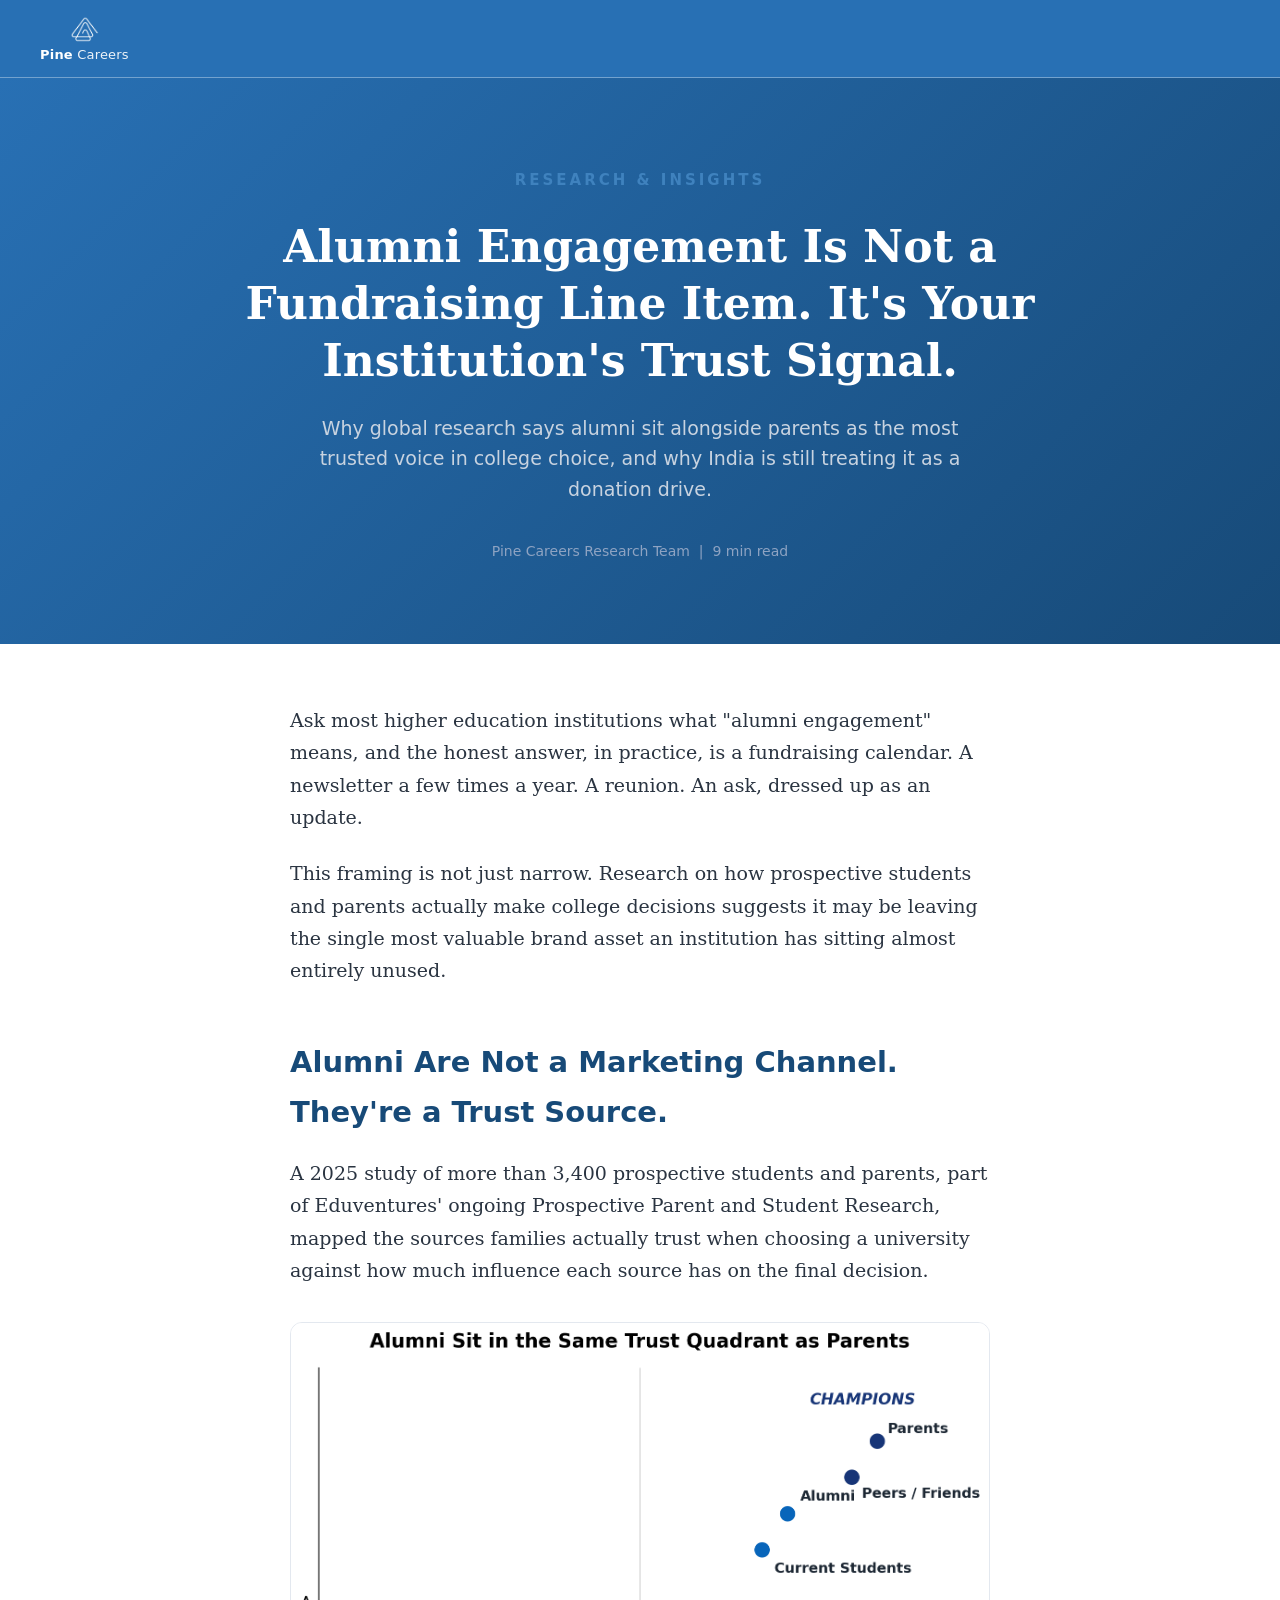
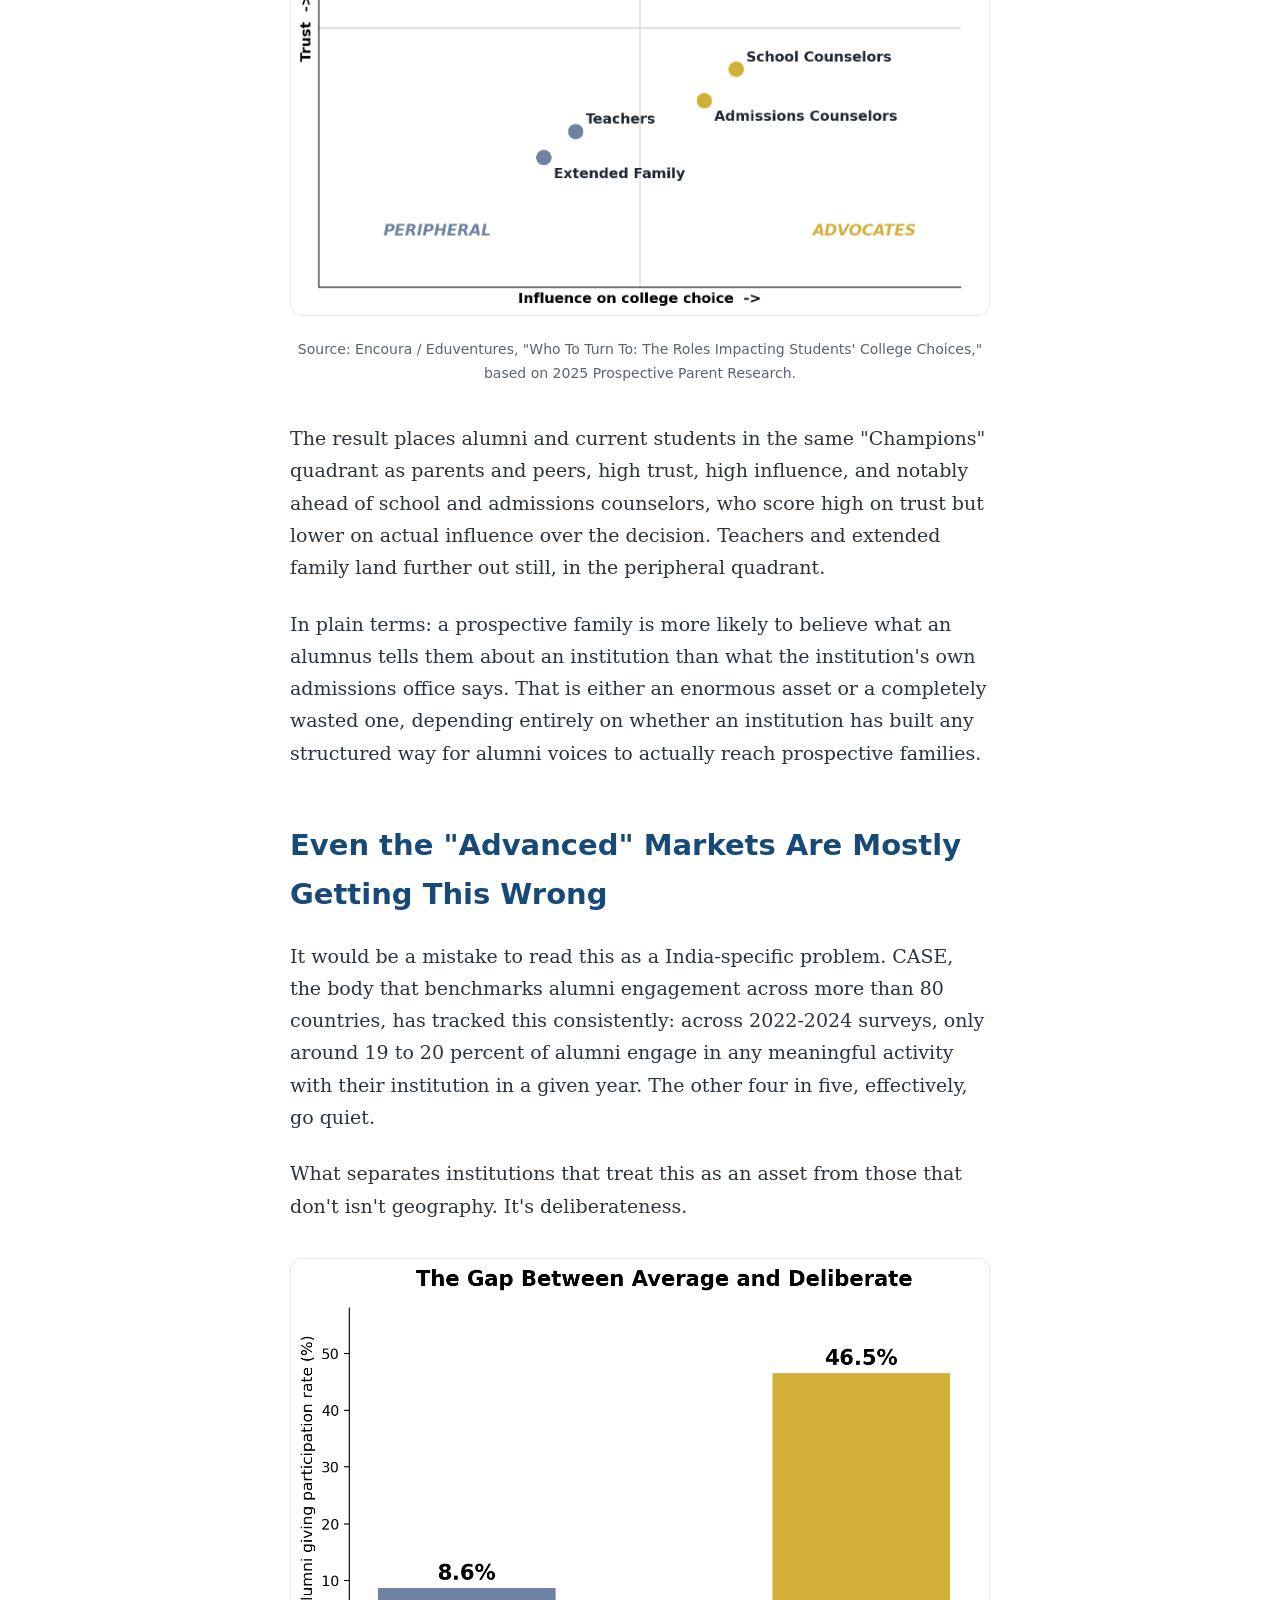
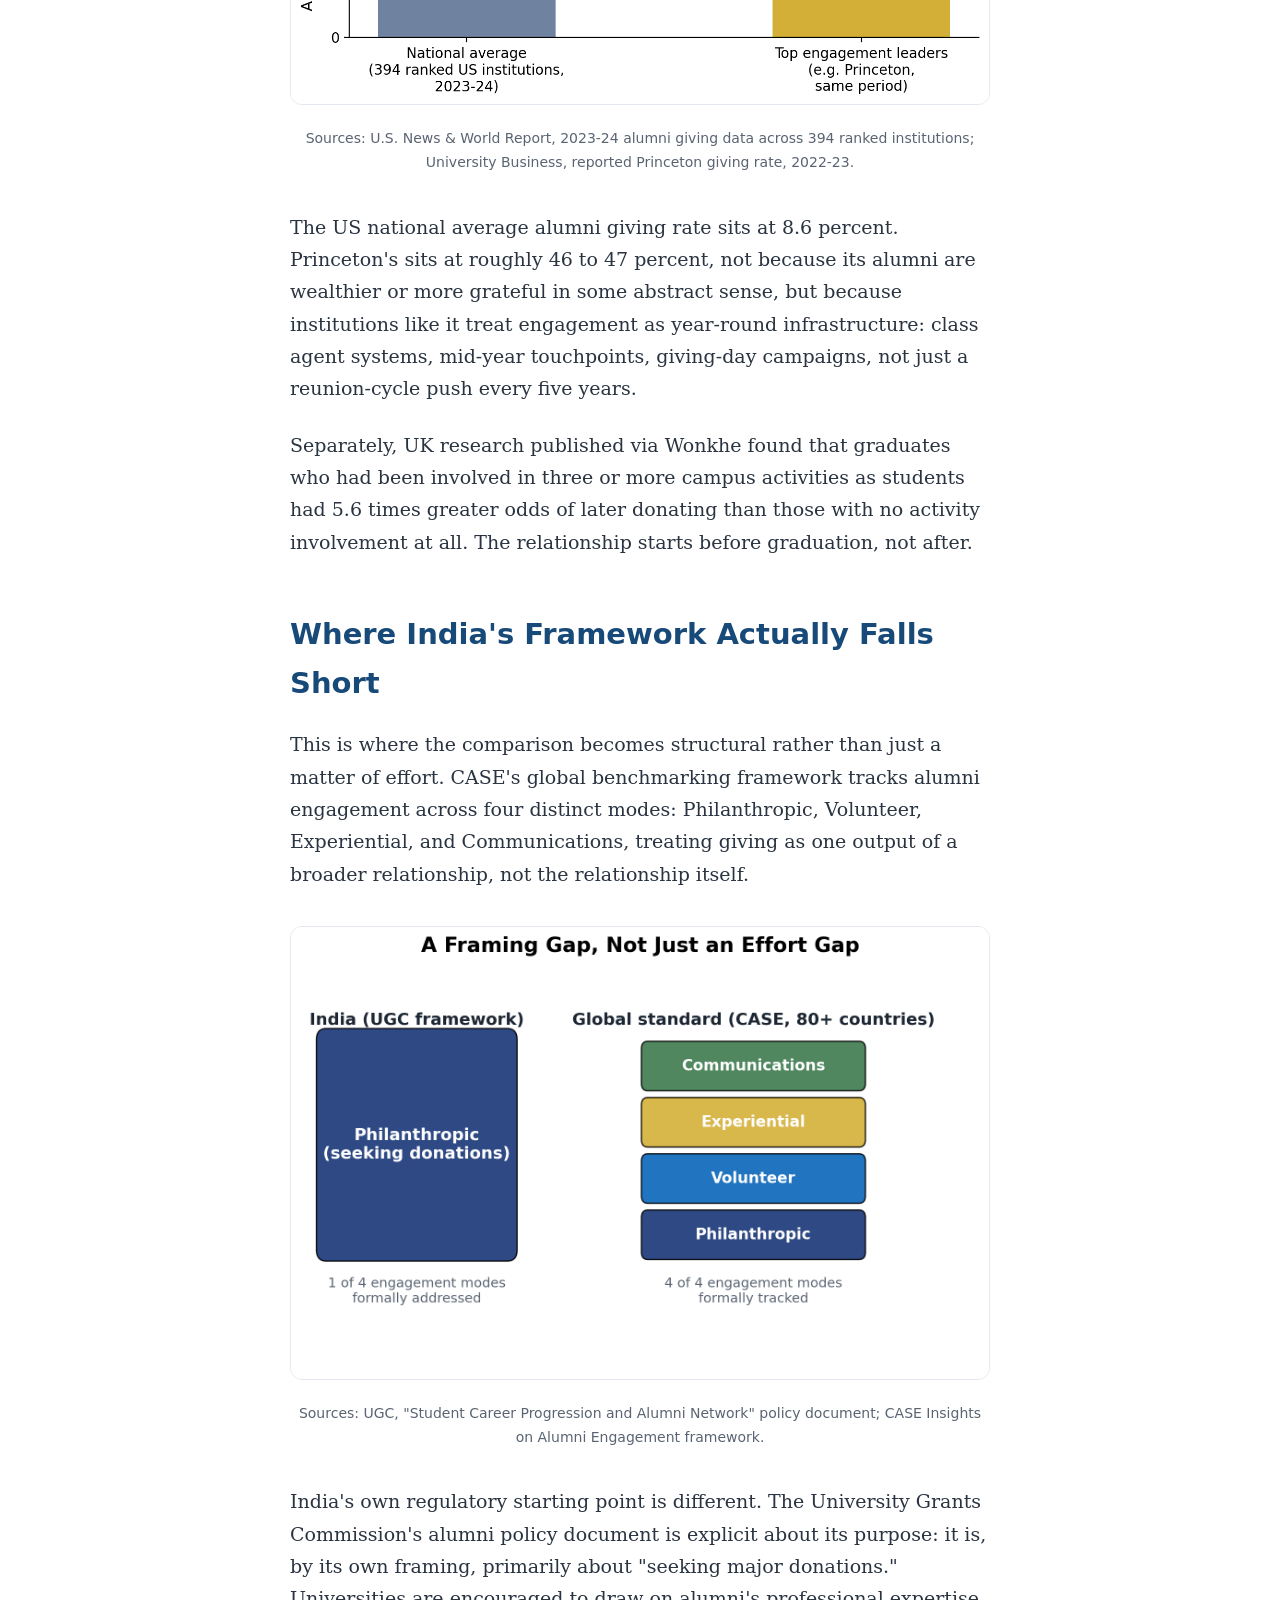
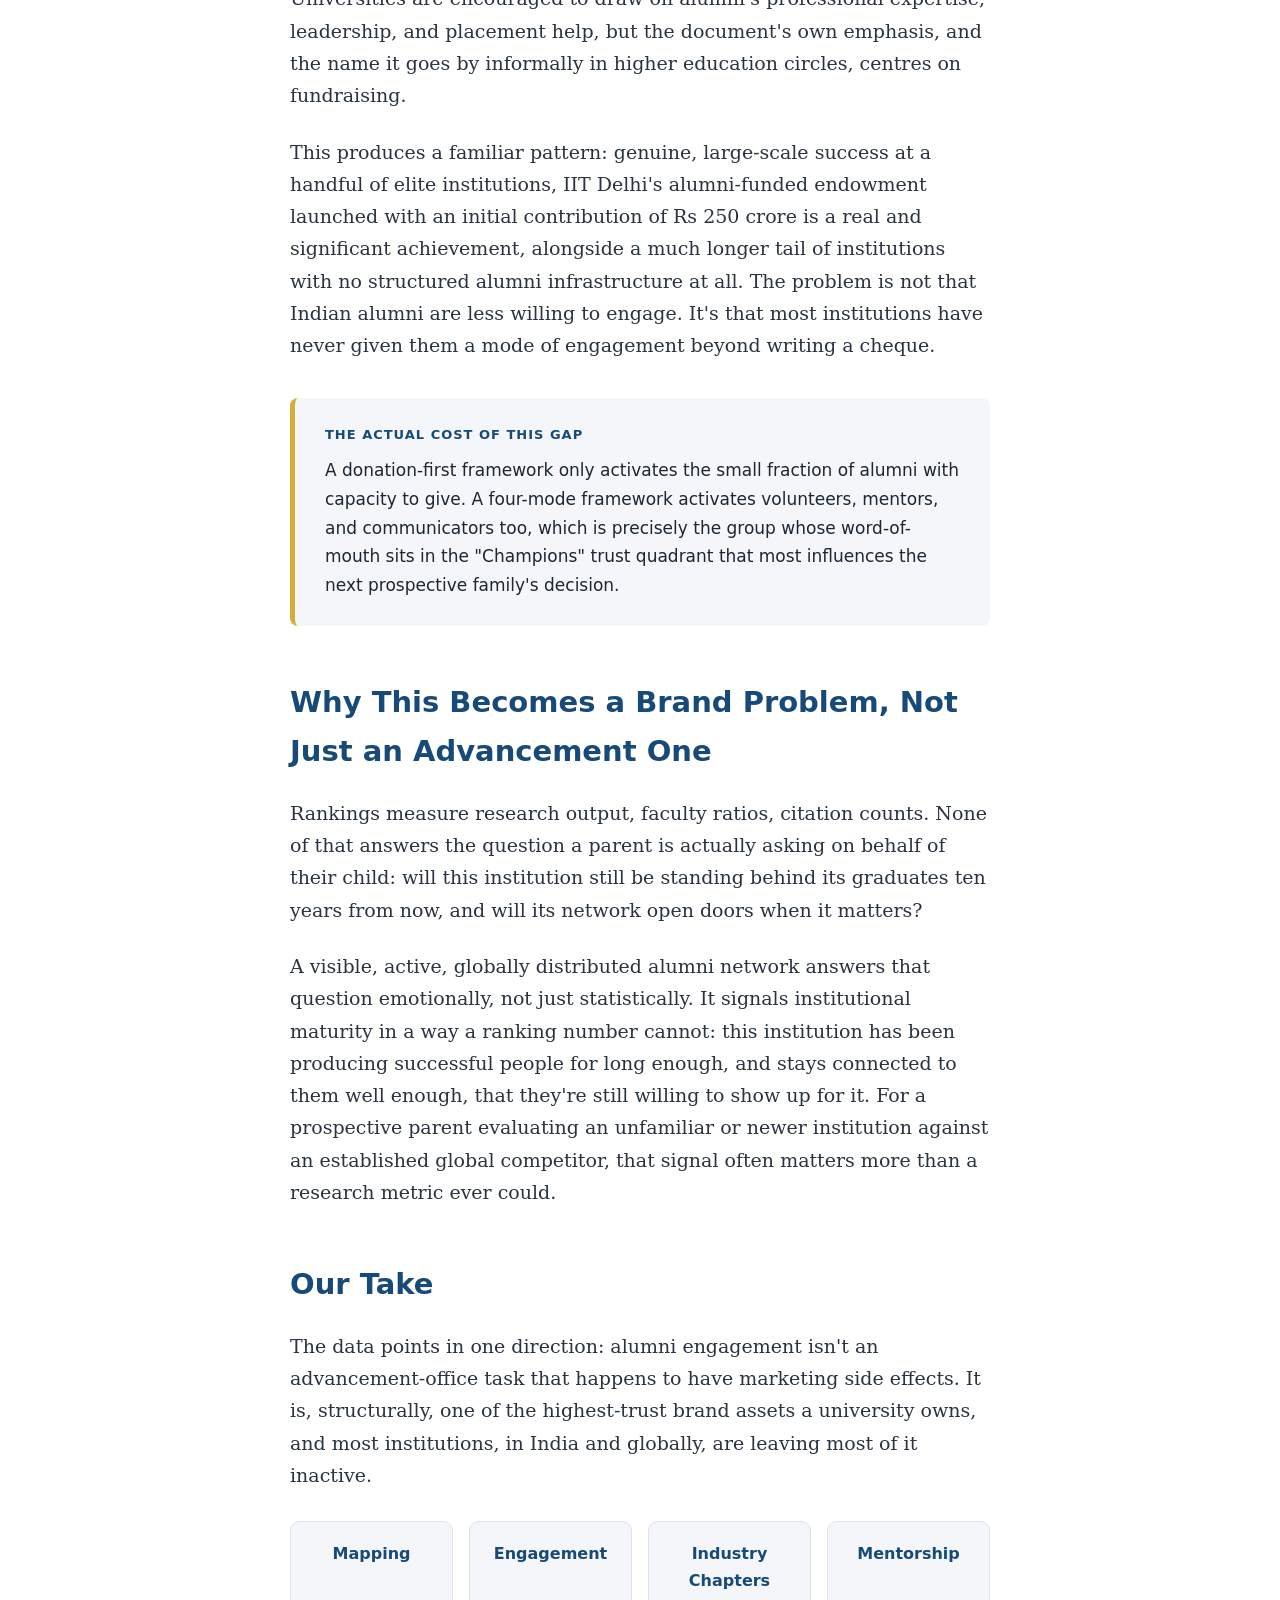
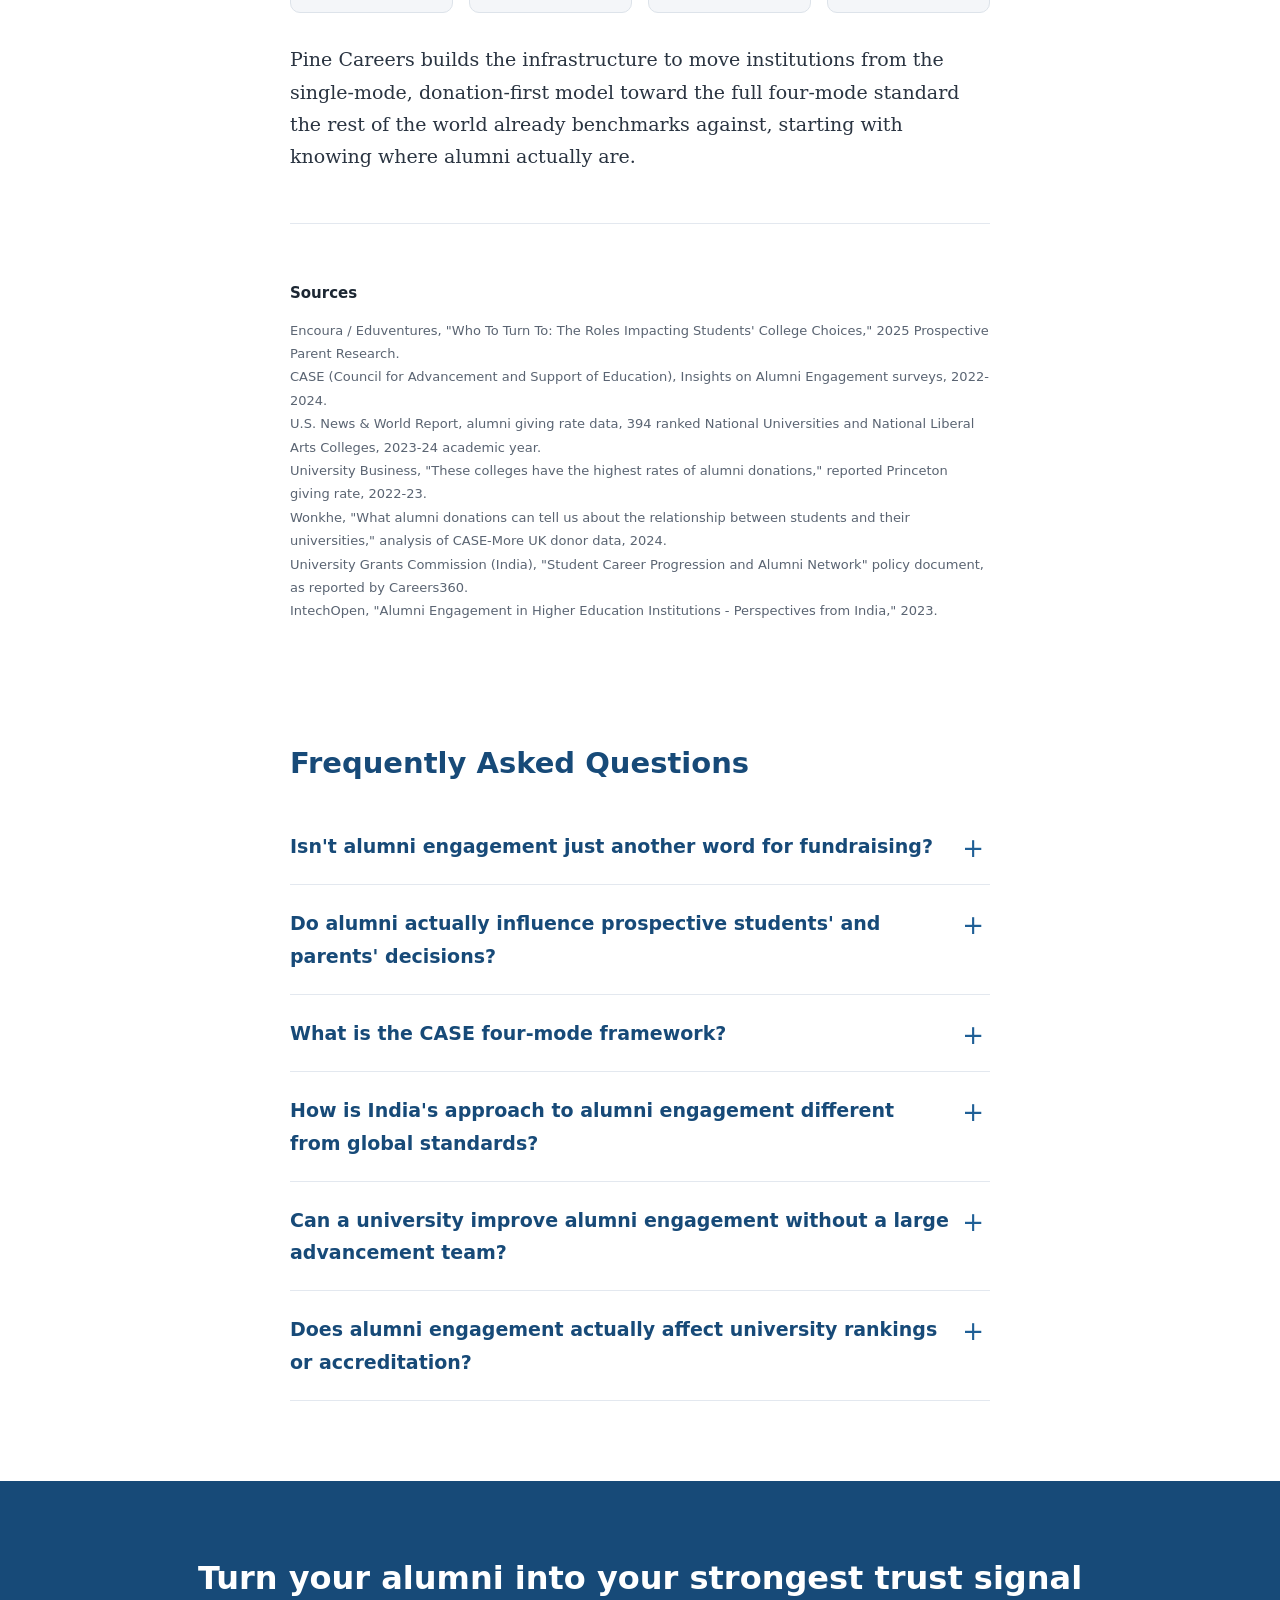
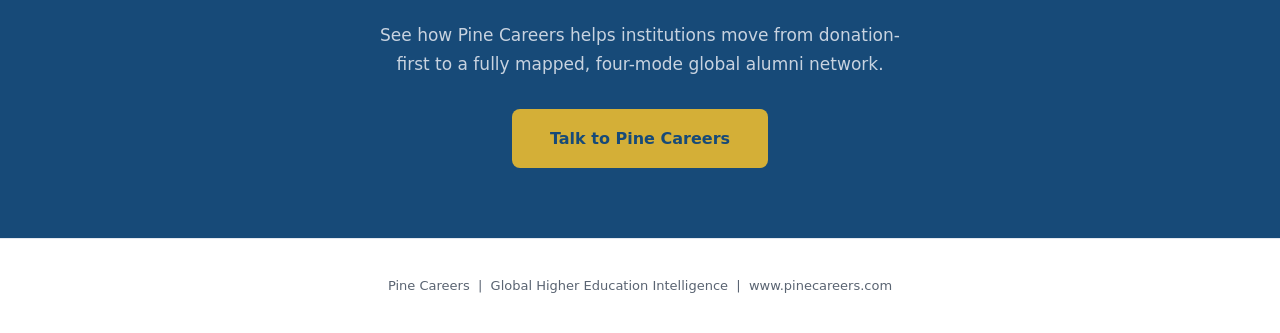
<file: blog/alumni-engagement.html>
<!DOCTYPE html>
<html lang="en">
<head>
<meta charset="UTF-8">
<meta name="viewport" content="width=device-width, initial-scale=1.0">
<title>Alumni Engagement Is Not a Fundraising Line Item | Pine Careers</title>
<meta property="og:title" content="Alumni Engagement Is Not a Fundraising Line Item. It's Your Institution's Trust Signal.">
<meta property="og:description" content="Why global research says alumni sit alongside parents as the most trusted voice in college choice, and why India is still treating it as a donation drive.">
<style>
*{margin:0;padding:0;box-sizing:border-box;}
:root{--navy-900:#2870B4;--navy-800:#1F5F96;--navy-700:#3F82BE;--pine-800:#174A78;--pine-700:#5A9BD0;}

body{font-family:'Georgia','DejaVu Serif',serif;color:#1c2733;background:#fff;line-height:1.7;}
.sans{font-family:'DejaVu Sans',Arial,sans-serif;}

header{background:var(--navy-900);padding:16px 40px;display:flex;align-items:center;border-bottom:1px solid rgba(255,255,255,.35);}header .brand{display:flex;flex-direction:column;align-items:center;gap:4px;}header .brand img{height:28px;}header .brand .name{font-family:'DejaVu Sans',Arial,sans-serif;color:#fff;font-size:13px;letter-spacing:.2px;line-height:1;}header .brand .name b{font-weight:700;}header .brand .name span{font-weight:400;opacity:.92;}

.hero{background:linear-gradient(135deg,var(--navy-900),var(--pine-800));color:#fff;padding:90px 40px 80px 40px;text-align:center;}
.hero .eyebrow{font-family:'DejaVu Sans',Arial,sans-serif;color:var(--navy-700);font-weight:700;letter-spacing:3px;font-size:15px;text-transform:uppercase;margin-bottom:24px;}
.hero h1{font-size:44px;font-weight:700;max-width:820px;margin:0 auto 24px auto;line-height:1.3;}
.hero .dek{font-family:'DejaVu Sans',Arial,sans-serif;font-size:19px;color:#c8d3e0;max-width:660px;margin:0 auto;line-height:1.6;}
.hero .meta{font-family:'DejaVu Sans',Arial,sans-serif;margin-top:36px;font-size:14px;color:#8ea3c2;}

.wrap{max-width:760px;margin:0 auto;padding:60px 30px;}
.wrap p{font-size:19px;margin-bottom:24px;color:#2a3441;}
.wrap h2{font-family:'DejaVu Sans',Arial,sans-serif;font-size:29px;font-weight:700;color:var(--pine-800);margin:52px 0 20px 0;}
.wrap h3{font-family:'DejaVu Sans',Arial,sans-serif;font-size:21px;font-weight:700;color:var(--pine-800);margin:32px 0 14px 0;}
.wrap ul{margin:0 0 24px 26px;}
.wrap li{font-size:19px;margin-bottom:12px;color:#2a3441;}

.chart-block{margin:36px 0;text-align:center;}
.chart-block img{max-width:100%;border-radius:12px;border:1px solid #e3e8ef;}
.caption{font-family:'DejaVu Sans',Arial,sans-serif;font-size:14px;color:#5A6472;margin-top:14px;}

.callout{background:#F4F6F9;border-left:5px solid #D4AF37;border-radius:8px;padding:26px 30px;margin:36px 0;}
.callout p{font-family:'DejaVu Sans',Arial,sans-serif;font-size:17px;margin-bottom:0;color:#1c2733;}
.callout .label{font-family:'DejaVu Sans',Arial,sans-serif;font-weight:700;color:var(--pine-800);font-size:13px;text-transform:uppercase;letter-spacing:1px;margin-bottom:10px;display:block;}

.stat-row{display:flex;gap:16px;margin:30px 0;flex-wrap:wrap;}
.stat{font-family:'DejaVu Sans',Arial,sans-serif;background:#F4F6F9;border:1px solid #dde3ea;border-radius:12px;padding:24px;flex:1;min-width:180px;text-align:center;}
.stat .num{font-size:32px;font-weight:700;color:var(--pine-800);}
.stat .lbl{font-size:13px;color:#5A6472;margin-top:6px;}

.pillars{display:flex;flex-wrap:wrap;gap:16px;margin:30px 0;}
.pillar{font-family:'DejaVu Sans',Arial,sans-serif;background:#F4F6F9;border:1px solid #dde3ea;border-radius:10px;padding:18px 22px;flex:1;min-width:150px;text-align:center;font-weight:700;color:var(--pine-800);font-size:16px;}

.cta{background:var(--pine-800);color:#fff;text-align:center;padding:70px 40px;margin-top:20px;}
.cta h2{font-family:'DejaVu Sans',Arial,sans-serif;font-size:32px;margin-bottom:16px;}
.cta p{font-family:'DejaVu Sans',Arial,sans-serif;font-size:17px;color:#c8d3e0;max-width:520px;margin:0 auto 30px auto;}
.cta a{font-family:'DejaVu Sans',Arial,sans-serif;display:inline-block;background:#D4AF37;color:var(--pine-800);font-weight:700;padding:16px 38px;border-radius:8px;text-decoration:none;font-size:16px;}

footer{font-family:'DejaVu Sans',Arial,sans-serif;text-align:center;padding:36px;color:#5A6472;font-size:13px;border-top:1px solid #e3e8ef;}

.sources{font-family:'DejaVu Sans',Arial,sans-serif;font-size:13px;color:#5A6472;margin-top:50px;padding-top:24px;border-top:1px solid #e3e8ef;line-height:1.8;}
.sources h3{font-family:'DejaVu Sans',Arial,sans-serif;font-size:15px;color:#1c2733;margin-bottom:12px;}

.faq{margin-top:56px;padding-top:8px;}
.faq-item{border-bottom:1px solid #e3e8ef;}
.faq-item summary{font-family:'DejaVu Sans',Arial,sans-serif;font-weight:700;font-size:19px;color:var(--pine-800);cursor:pointer;list-style:none;position:relative;padding:22px 40px 22px 0;}
.faq-item summary::-webkit-details-marker{display:none;}
.faq-item summary::after{content:'+';position:absolute;right:6px;top:18px;font-size:26px;color:var(--navy-800);font-weight:400;}
.faq-item[open] summary::after{content:'\2212';}
.faq-answer{font-size:17px;color:#2a3441;padding:0 0 26px 0;line-height:1.75;}
</style>

<script type="application/ld+json">
{
  "@context": "https://schema.org",
  "@type": "FAQPage",
  "mainEntity": [
    {"@type": "Question", "name": "Isn't alumni engagement just another word for fundraising?", "acceptedAnswer": {"@type": "Answer", "text": "It undersells what alumni actually are: a high-trust, high-influence voice in prospective families' decisions. CASE's global framework tracks four modes, Philanthropic, Volunteer, Experiential, and Communications, treating giving as one outcome of a relationship, not its whole purpose."}},
    {"@type": "Question", "name": "Do alumni actually influence prospective students' and parents' decisions?", "acceptedAnswer": {"@type": "Answer", "text": "Yes. A 2025 study of 3,400+ prospective students and parents found alumni and current students sit in the same high-trust, high-influence quadrant as parents and peers, ahead of admissions counselors on actual influence."}},
    {"@type": "Question", "name": "What is the CASE four-mode framework?", "acceptedAnswer": {"@type": "Answer", "text": "CASE benchmarks alumni engagement across 80+ countries using four modes: Philanthropic, Volunteer, Experiential, and Communications. Institutions tracking only the Philanthropic mode measure a fraction of the actual relationship."}},
    {"@type": "Question", "name": "How is India's approach to alumni engagement different from global standards?", "acceptedAnswer": {"@type": "Answer", "text": "India's UGC alumni policy is explicitly framed around seeking major donations, a single-mode approach, compared to CASE's four-mode global standard tracked across 80+ countries."}},
    {"@type": "Question", "name": "Can a university improve alumni engagement without a large advancement team?", "acceptedAnswer": {"@type": "Answer", "text": "Yes, if the starting point is mapping alumni location and activity, not hiring. Most of the engagement gap is a data and infrastructure problem before it is a staffing problem."}},
    {"@type": "Question", "name": "Does alumni engagement actually affect university rankings or accreditation?", "acceptedAnswer": {"@type": "Answer", "text": "Indirectly but genuinely: graduate outcomes and destination data, made easier to collect through active alumni engagement, feed into employability rankings and accreditation reviews in most markets."}}
  ]
}
</script>
</head>
<body>

<header>
  <div class="brand">
    <img src="[data-uri]" alt="Pine Careers">
    <div class="name"><b>Pine</b> <span>Careers</span></div>
  </div>
</header>

<div class="hero">
  <div class="eyebrow">Research &amp; Insights</div>
  <h1>Alumni Engagement Is Not a Fundraising Line Item. It's Your Institution's Trust Signal.</h1>
  <div class="dek">Why global research says alumni sit alongside parents as the most trusted voice in college choice, and why India is still treating it as a donation drive.</div>
  <div class="meta">Pine Careers Research Team &nbsp;|&nbsp; 9 min read</div>
</div>

<div class="wrap">

<p>Ask most higher education institutions what "alumni engagement" means, and the honest answer, in practice, is a fundraising calendar. A newsletter a few times a year. A reunion. An ask, dressed up as an update.</p>

<p>This framing is not just narrow. Research on how prospective students and parents actually make college decisions suggests it may be leaving the single most valuable brand asset an institution has sitting almost entirely unused.</p>

<h2>Alumni Are Not a Marketing Channel. They're a Trust Source.</h2>

<p>A 2025 study of more than 3,400 prospective students and parents, part of Eduventures' ongoing Prospective Parent and Student Research, mapped the sources families actually trust when choosing a university against how much influence each source has on the final decision.</p>

<div class="chart-block">
<img src="[data-uri]">
<div class="caption">Source: Encoura / Eduventures, "Who To Turn To: The Roles Impacting Students' College Choices," based on 2025 Prospective Parent Research.</div>
</div>

<p>The result places alumni and current students in the same "Champions" quadrant as parents and peers, high trust, high influence, and notably ahead of school and admissions counselors, who score high on trust but lower on actual influence over the decision. Teachers and extended family land further out still, in the peripheral quadrant.</p>

<p>In plain terms: a prospective family is more likely to believe what an alumnus tells them about an institution than what the institution's own admissions office says. That is either an enormous asset or a completely wasted one, depending entirely on whether an institution has built any structured way for alumni voices to actually reach prospective families.</p>

<h2>Even the "Advanced" Markets Are Mostly Getting This Wrong</h2>

<p>It would be a mistake to read this as a India-specific problem. CASE, the body that benchmarks alumni engagement across more than 80 countries, has tracked this consistently: across 2022-2024 surveys, only around 19 to 20 percent of alumni engage in any meaningful activity with their institution in a given year. The other four in five, effectively, go quiet.</p>

<p>What separates institutions that treat this as an asset from those that don't isn't geography. It's deliberateness.</p>

<div class="chart-block">
<img src="[data-uri]">
<div class="caption">Sources: U.S. News &amp; World Report, 2023-24 alumni giving data across 394 ranked institutions; University Business, reported Princeton giving rate, 2022-23.</div>
</div>

<p>The US national average alumni giving rate sits at 8.6 percent. Princeton's sits at roughly 46 to 47 percent, not because its alumni are wealthier or more grateful in some abstract sense, but because institutions like it treat engagement as year-round infrastructure: class agent systems, mid-year touchpoints, giving-day campaigns, not just a reunion-cycle push every five years.</p>

<p>Separately, UK research published via Wonkhe found that graduates who had been involved in three or more campus activities as students had 5.6 times greater odds of later donating than those with no activity involvement at all. The relationship starts before graduation, not after.</p>

<h2>Where India's Framework Actually Falls Short</h2>

<p>This is where the comparison becomes structural rather than just a matter of effort. CASE's global benchmarking framework tracks alumni engagement across four distinct modes: Philanthropic, Volunteer, Experiential, and Communications, treating giving as one output of a broader relationship, not the relationship itself.</p>

<div class="chart-block">
<img src="[data-uri]">
<div class="caption">Sources: UGC, "Student Career Progression and Alumni Network" policy document; CASE Insights on Alumni Engagement framework.</div>
</div>

<p>India's own regulatory starting point is different. The University Grants Commission's alumni policy document is explicit about its purpose: it is, by its own framing, primarily about "seeking major donations." Universities are encouraged to draw on alumni's professional expertise, leadership, and placement help, but the document's own emphasis, and the name it goes by informally in higher education circles, centres on fundraising.</p>

<p>This produces a familiar pattern: genuine, large-scale success at a handful of elite institutions, IIT Delhi's alumni-funded endowment launched with an initial contribution of Rs 250 crore is a real and significant achievement, alongside a much longer tail of institutions with no structured alumni infrastructure at all. The problem is not that Indian alumni are less willing to engage. It's that most institutions have never given them a mode of engagement beyond writing a cheque.</p>

<div class="callout">
<span class="label">The Actual Cost of This Gap</span>
<p>A donation-first framework only activates the small fraction of alumni with capacity to give. A four-mode framework activates volunteers, mentors, and communicators too, which is precisely the group whose word-of-mouth sits in the "Champions" trust quadrant that most influences the next prospective family's decision.</p>
</div>

<h2>Why This Becomes a Brand Problem, Not Just an Advancement One</h2>

<p>Rankings measure research output, faculty ratios, citation counts. None of that answers the question a parent is actually asking on behalf of their child: will this institution still be standing behind its graduates ten years from now, and will its network open doors when it matters?</p>

<p>A visible, active, globally distributed alumni network answers that question emotionally, not just statistically. It signals institutional maturity in a way a ranking number cannot: this institution has been producing successful people for long enough, and stays connected to them well enough, that they're still willing to show up for it. For a prospective parent evaluating an unfamiliar or newer institution against an established global competitor, that signal often matters more than a research metric ever could.</p>

<h2>Our Take</h2>

<p>The data points in one direction: alumni engagement isn't an advancement-office task that happens to have marketing side effects. It is, structurally, one of the highest-trust brand assets a university owns, and most institutions, in India and globally, are leaving most of it inactive.</p>

<div class="pillars">
<div class="pillar">Mapping</div>
<div class="pillar">Engagement</div>
<div class="pillar">Industry Chapters</div>
<div class="pillar">Mentorship</div>
</div>

<p>Pine Careers builds the infrastructure to move institutions from the single-mode, donation-first model toward the full four-mode standard the rest of the world already benchmarks against, starting with knowing where alumni actually are.</p>

<div class="sources">
<h3>Sources</h3>
Encoura / Eduventures, "Who To Turn To: The Roles Impacting Students' College Choices," 2025 Prospective Parent Research.<br>
CASE (Council for Advancement and Support of Education), Insights on Alumni Engagement surveys, 2022-2024.<br>
U.S. News &amp; World Report, alumni giving rate data, 394 ranked National Universities and National Liberal Arts Colleges, 2023-24 academic year.<br>
University Business, "These colleges have the highest rates of alumni donations," reported Princeton giving rate, 2022-23.<br>
Wonkhe, "What alumni donations can tell us about the relationship between students and their universities," analysis of CASE-More UK donor data, 2024.<br>
University Grants Commission (India), "Student Career Progression and Alumni Network" policy document, as reported by Careers360.<br>
IntechOpen, "Alumni Engagement in Higher Education Institutions - Perspectives from India," 2023.
</div>

<div class="faq">
<h2>Frequently Asked Questions</h2>

<details class="faq-item">
<summary>Isn't alumni engagement just another word for fundraising?</summary>
<p class="faq-answer">That's the most common framing, but it undersells what the research shows alumni actually are: a high-trust, high-influence voice in prospective families' decision-making, not just a donor base. CASE's own global benchmarking framework tracks four distinct modes of engagement, Philanthropic, Volunteer, Experiential, and Communications, treating giving as one possible outcome of a relationship, not the relationship's entire purpose.</p>
</details>

<details class="faq-item">
<summary>Do alumni actually influence prospective students' and parents' decisions?</summary>
<p class="faq-answer">Yes, measurably. A 2025 study of over 3,400 prospective students and parents found that alumni and current students sit in the same high-trust, high-influence "Champions" quadrant as parents and peers, ahead of school and admissions counselors on actual influence over the final decision. A prospective family is, in practice, more likely to believe an alumnus than the institution's own marketing.</p>
</details>

<details class="faq-item">
<summary>What is the CASE four-mode framework?</summary>
<p class="faq-answer">CASE (the Council for Advancement and Support of Education) benchmarks alumni engagement across more than 80 countries using four modes: Philanthropic (giving), Volunteer (time and service), Experiential (mentoring, guest teaching, event participation), and Communications (staying reachable and responsive). Institutions that only track the Philanthropic mode are measuring a fraction of their actual alumni relationship.</p>
</details>

<details class="faq-item">
<summary>How is India's approach to alumni engagement different from global standards?</summary>
<p class="faq-answer">India's regulatory starting point is narrower. The UGC's own alumni policy document is explicit that its primary purpose is "seeking major donations," a single-mode, philanthropic-first framing, compared to CASE's four-mode global standard. This produces genuine, large-scale success at a handful of elite institutions, but a much longer tail of institutions with no structured alumni infrastructure covering volunteering, mentorship, or communications at all.</p>
</details>

<details class="faq-item">
<summary>Can a university improve alumni engagement without a large advancement team?</summary>
<p class="faq-answer">Yes, but only if the starting point is mapping, not headcount. Most of the engagement gap isn't caused by insufficient staff; it's caused by institutions not knowing where their alumni are, what they do, or how to reach them in the first place. Building that foundational visibility is a data and infrastructure problem before it's a staffing problem, and it's possible to solve at meaningful scale without a large team, provided the mapping work happens first.</p>
</details>

<details class="faq-item">
<summary>Does alumni engagement actually affect university rankings or accreditation?</summary>
<p class="faq-answer">Indirectly, but genuinely. Alumni engagement itself is rarely a heavily weighted ranking criterion on its own, but graduate outcomes and destination data, information that active alumni engagement makes far easier to collect accurately, do feed into employability rankings and accreditation reviews in most markets. An institution with strong alumni visibility can produce better evidence for those processes than one relying on outdated or incomplete graduate records.</p>
</details>

</div>

</div>

<div class="cta">
<h2>Turn your alumni into your strongest trust signal</h2>
<p>See how Pine Careers helps institutions move from donation-first to a fully mapped, four-mode global alumni network.</p>
<a href="https://www.pinecareers.com">Talk to Pine Careers</a>
</div>

<footer>Pine Careers &nbsp;|&nbsp; Global Higher Education Intelligence &nbsp;|&nbsp; www.pinecareers.com</footer>

</body>
</html>
</file>
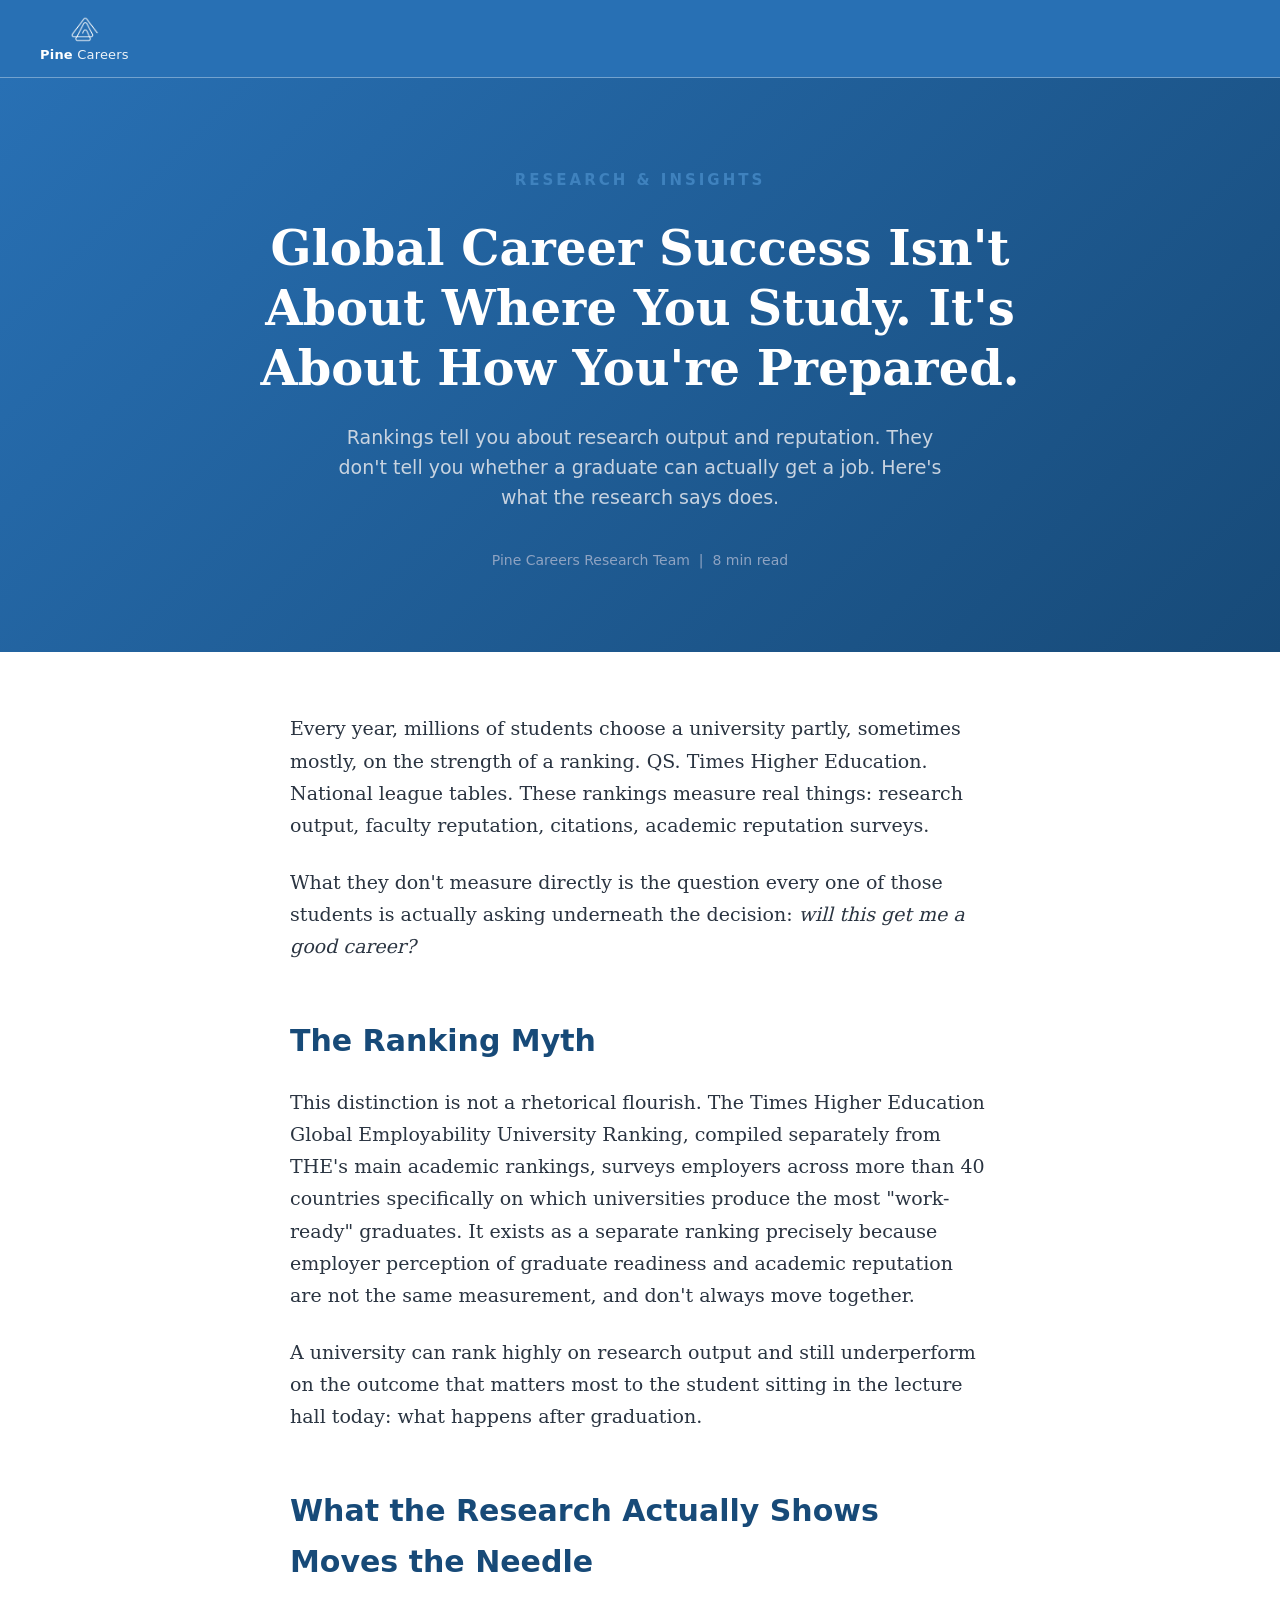
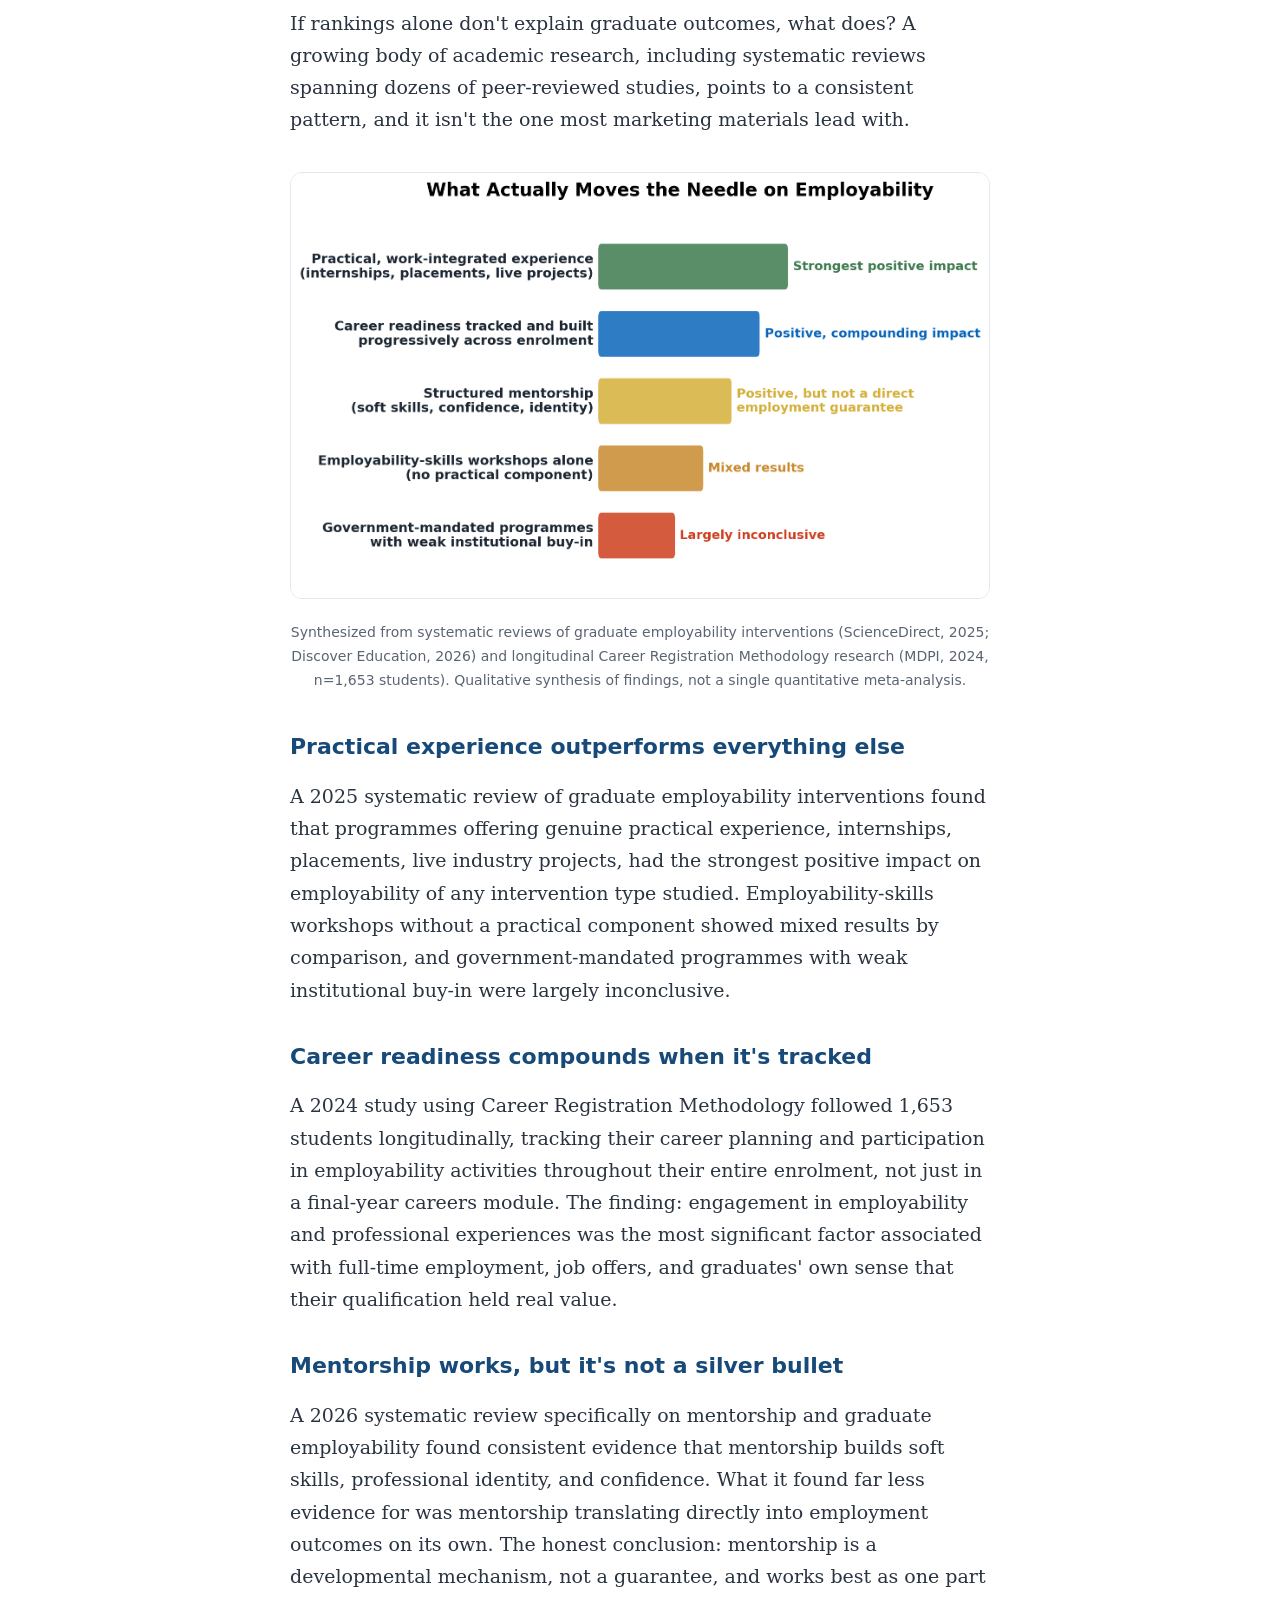
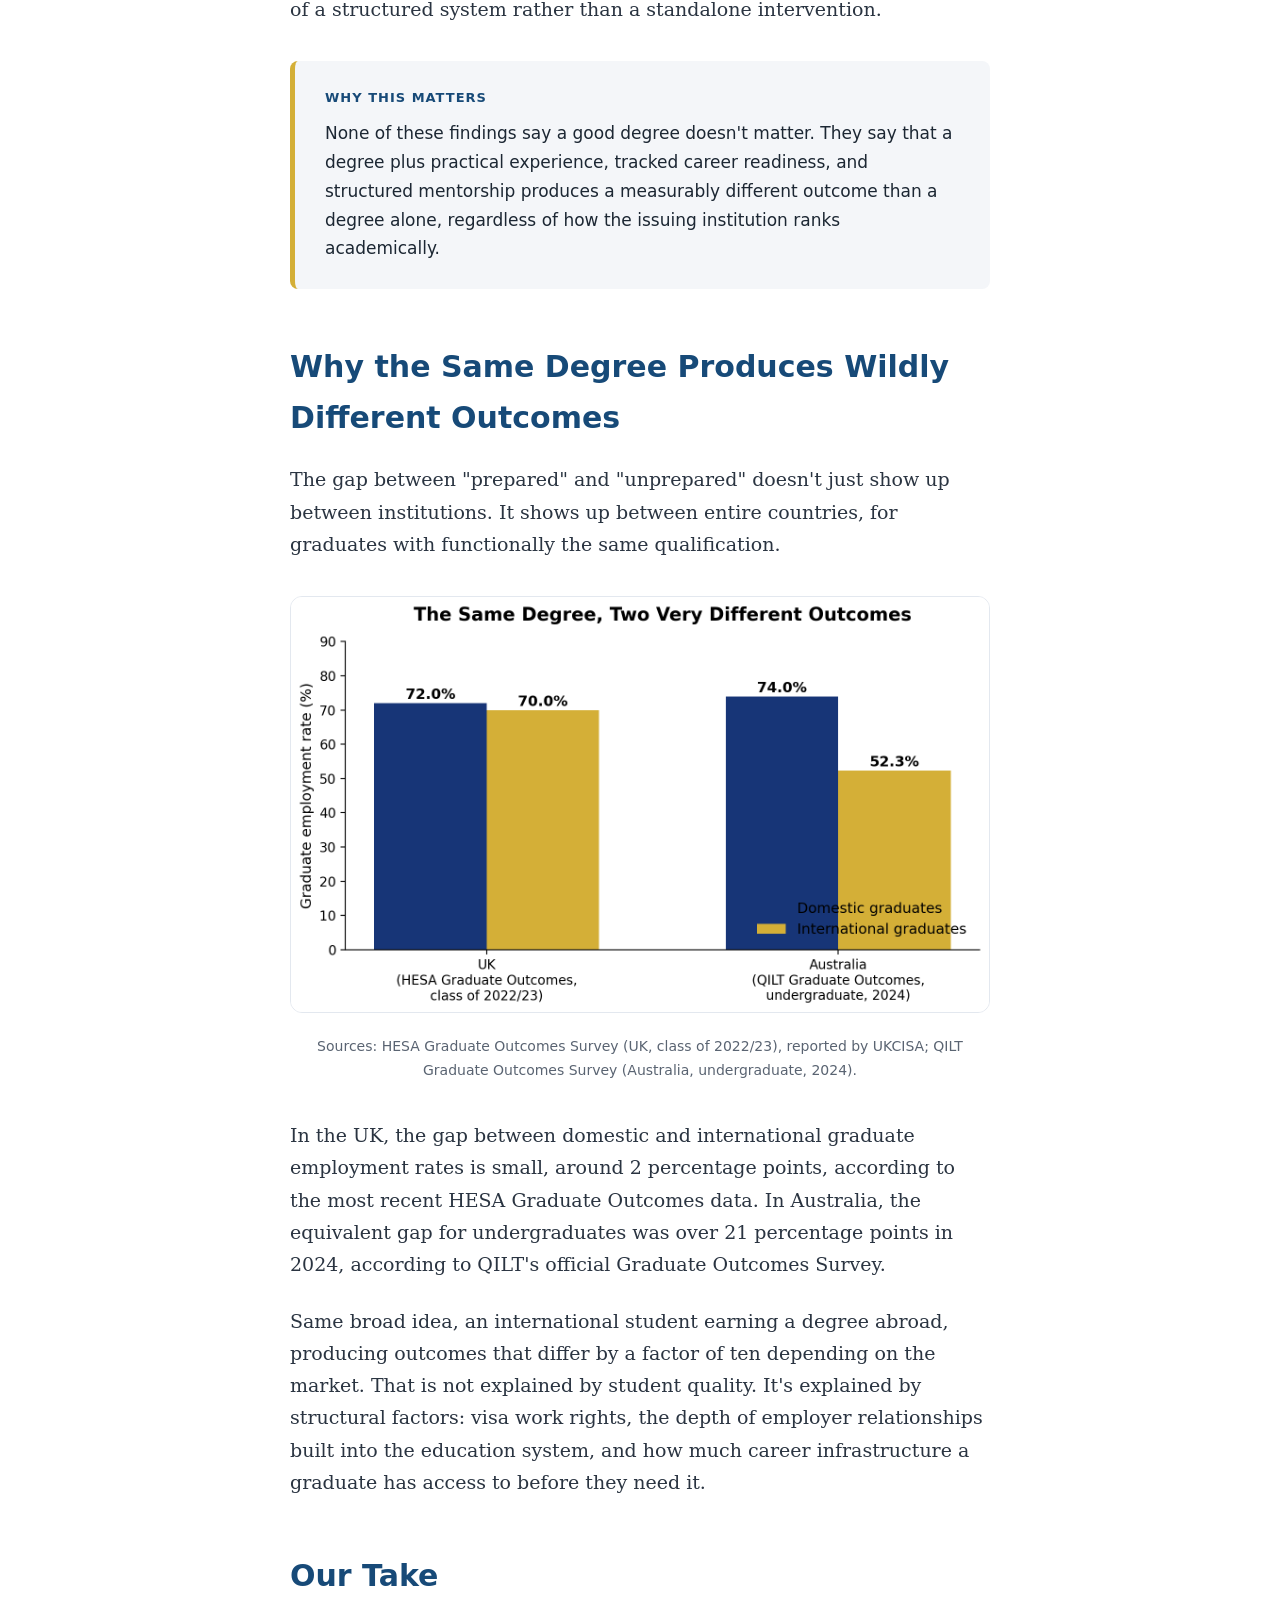
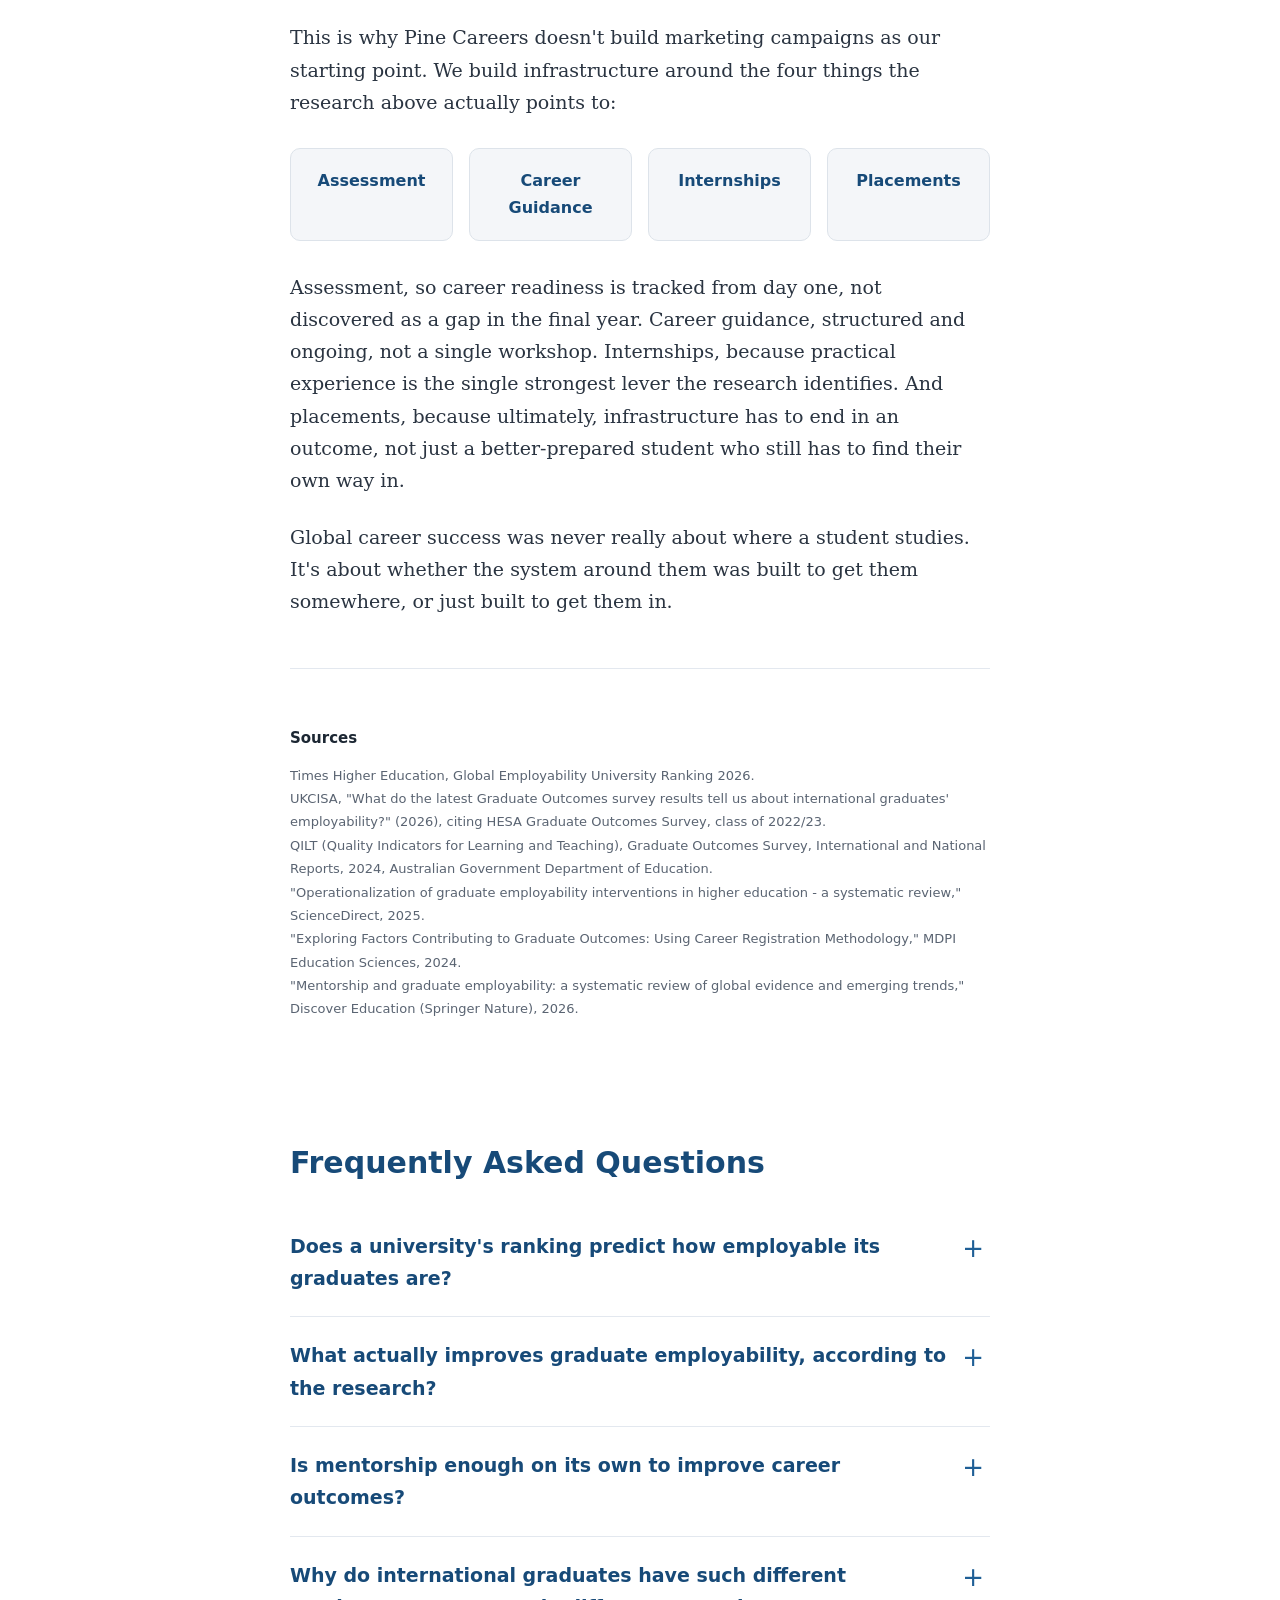
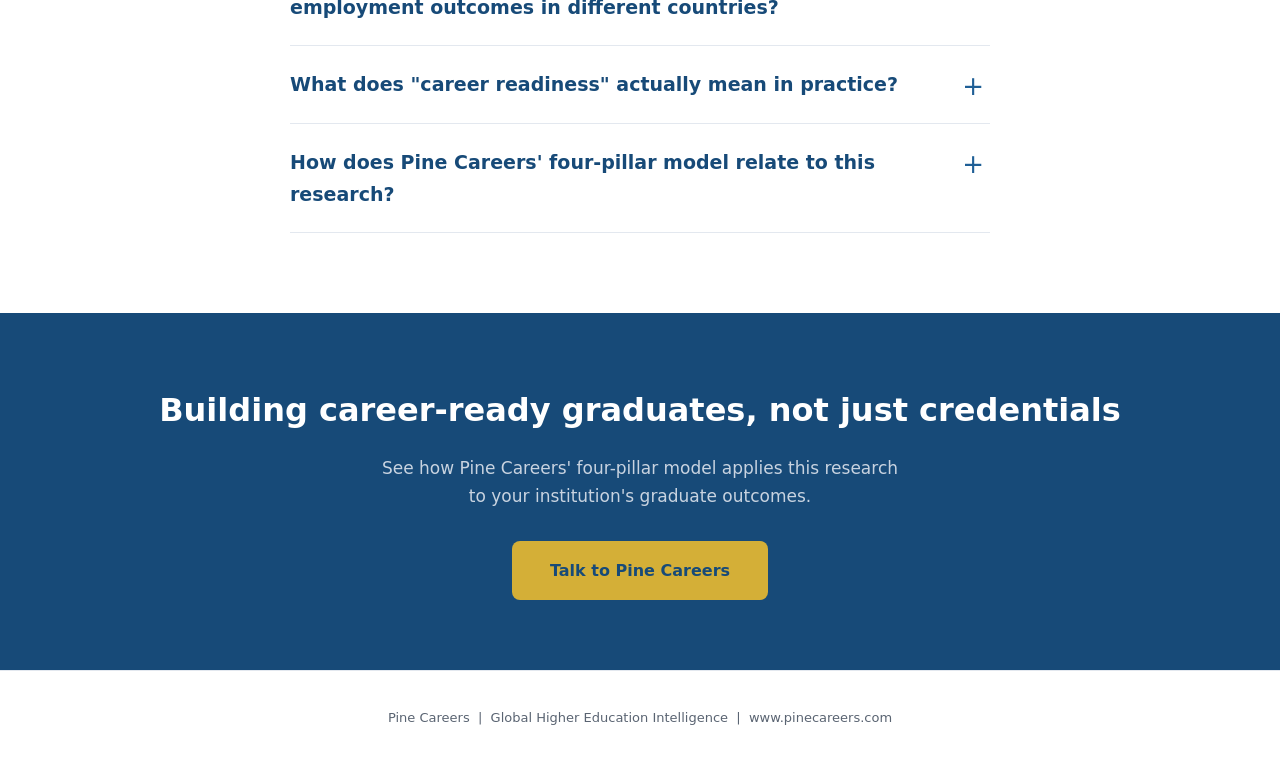
<file: blog/global-career-success.html>
<!DOCTYPE html>
<html lang="en">
<head>
<meta charset="UTF-8">
<meta name="viewport" content="width=device-width, initial-scale=1.0">
<title>Global Career Success Isn't About Where You Study | Pine Careers</title>
<meta property="og:title" content="Global Career Success Isn't About Where You Study. It's About How You're Prepared.">
<meta property="og:description" content="A data-led look at what the research actually shows about graduate employability, mentorship, and career readiness.">
<style>
*{margin:0;padding:0;box-sizing:border-box;}
:root{--navy-900:#2870B4;--navy-800:#1F5F96;--navy-700:#3F82BE;--pine-800:#174A78;--pine-700:#5A9BD0;}

body{font-family:'Georgia','DejaVu Serif',serif;color:#1c2733;background:#fff;line-height:1.7;}
.sans{font-family:'DejaVu Sans',Arial,sans-serif;}

header{background:var(--navy-900);padding:16px 40px;display:flex;align-items:center;border-bottom:1px solid rgba(255,255,255,.35);}header .brand{display:flex;flex-direction:column;align-items:center;gap:4px;}header .brand img{height:28px;}header .brand .name{font-family:'DejaVu Sans',Arial,sans-serif;color:#fff;font-size:13px;letter-spacing:.2px;line-height:1;}header .brand .name b{font-weight:700;}header .brand .name span{font-weight:400;opacity:.92;}

.hero{background:linear-gradient(135deg,var(--navy-900),var(--pine-800));color:#fff;padding:90px 40px 80px 40px;text-align:center;}
.hero .eyebrow{font-family:'DejaVu Sans',Arial,sans-serif;color:var(--navy-700);font-weight:700;letter-spacing:3px;font-size:15px;text-transform:uppercase;margin-bottom:24px;}
.hero h1{font-size:48px;font-weight:700;max-width:820px;margin:0 auto 24px auto;line-height:1.25;}
.hero .dek{font-family:'DejaVu Sans',Arial,sans-serif;font-size:19px;color:#c8d3e0;max-width:640px;margin:0 auto;line-height:1.6;}
.hero .meta{font-family:'DejaVu Sans',Arial,sans-serif;margin-top:36px;font-size:14px;color:#8ea3c2;}

.wrap{max-width:760px;margin:0 auto;padding:60px 30px;}
.wrap p{font-size:19px;margin-bottom:24px;color:#2a3441;}
.wrap h2{font-family:'DejaVu Sans',Arial,sans-serif;font-size:30px;font-weight:700;color:var(--pine-800);margin:52px 0 20px 0;}
.wrap h3{font-family:'DejaVu Sans',Arial,sans-serif;font-size:22px;font-weight:700;color:var(--pine-800);margin:32px 0 14px 0;}
.wrap ul{margin:0 0 24px 26px;}
.wrap li{font-size:19px;margin-bottom:12px;color:#2a3441;}

.chart-block{margin:36px 0;text-align:center;}
.chart-block img{max-width:100%;border-radius:12px;border:1px solid #e3e8ef;}
.caption{font-family:'DejaVu Sans',Arial,sans-serif;font-size:14px;color:#5A6472;margin-top:14px;font-style:normal;}

.callout{background:#F4F6F9;border-left:5px solid #D4AF37;border-radius:8px;padding:26px 30px;margin:36px 0;}
.callout p{font-family:'DejaVu Sans',Arial,sans-serif;font-size:17px;margin-bottom:0;color:#1c2733;}
.callout .label{font-family:'DejaVu Sans',Arial,sans-serif;font-weight:700;color:var(--pine-800);font-size:13px;text-transform:uppercase;letter-spacing:1px;margin-bottom:10px;display:block;}

.pillars{display:flex;flex-wrap:wrap;gap:16px;margin:30px 0;}
.pillar{font-family:'DejaVu Sans',Arial,sans-serif;background:#F4F6F9;border:1px solid #dde3ea;border-radius:10px;padding:18px 22px;flex:1;min-width:150px;text-align:center;font-weight:700;color:var(--pine-800);font-size:16px;}

.cta{background:var(--pine-800);color:#fff;text-align:center;padding:70px 40px;margin-top:20px;}
.cta h2{font-family:'DejaVu Sans',Arial,sans-serif;font-size:32px;margin-bottom:16px;}
.cta p{font-family:'DejaVu Sans',Arial,sans-serif;font-size:17px;color:#c8d3e0;max-width:520px;margin:0 auto 30px auto;}
.cta a{font-family:'DejaVu Sans',Arial,sans-serif;display:inline-block;background:#D4AF37;color:var(--pine-800);font-weight:700;padding:16px 38px;border-radius:8px;text-decoration:none;font-size:16px;}

footer{font-family:'DejaVu Sans',Arial,sans-serif;text-align:center;padding:36px;color:#5A6472;font-size:13px;border-top:1px solid #e3e8ef;}

.sources{font-family:'DejaVu Sans',Arial,sans-serif;font-size:13px;color:#5A6472;margin-top:50px;padding-top:24px;border-top:1px solid #e3e8ef;line-height:1.8;}
.sources h3{font-family:'DejaVu Sans',Arial,sans-serif;font-size:15px;color:#1c2733;margin-bottom:12px;}

.faq{margin-top:56px;padding-top:8px;}
.faq-item{border-bottom:1px solid #e3e8ef;}
.faq-item summary{font-family:'DejaVu Sans',Arial,sans-serif;font-weight:700;font-size:19px;color:var(--pine-800);cursor:pointer;list-style:none;position:relative;padding:22px 40px 22px 0;}
.faq-item summary::-webkit-details-marker{display:none;}
.faq-item summary::after{content:'+';position:absolute;right:6px;top:18px;font-size:26px;color:var(--navy-800);font-weight:400;}
.faq-item[open] summary::after{content:'\2212';}
.faq-answer{font-size:17px;color:#2a3441;padding:0 0 26px 0;line-height:1.75;}
</style>

<script type="application/ld+json">
{
  "@context": "https://schema.org",
  "@type": "FAQPage",
  "mainEntity": [
    {"@type": "Question", "name": "Does a university's ranking predict how employable its graduates are?", "acceptedAnswer": {"@type": "Answer", "text": "Not directly. Academic rankings like QS and THE's main league tables measure research output, faculty reputation, and citations. A separate ranking, the Times Higher Education Global Employability University Ranking, surveys employers across more than 40 countries specifically on graduate work-readiness, and the two rankings don't always move together."}},
    {"@type": "Question", "name": "What actually improves graduate employability, according to the research?", "acceptedAnswer": {"@type": "Answer", "text": "Direct practical experience (internships, placements, live industry projects) shows the strongest positive impact of any intervention studied, followed by structured career readiness tracked throughout enrolment. Employability workshops without a practical component show only mixed results."}},
    {"@type": "Question", "name": "Is mentorship enough on its own to improve career outcomes?", "acceptedAnswer": {"@type": "Answer", "text": "Not reliably on its own. Research shows mentorship builds soft skills, professional identity, and confidence, but has weaker, context-dependent evidence for directly driving employment outcomes. It functions best as one part of a structured system."}},
    {"@type": "Question", "name": "Why do international graduates have such different employment outcomes in different countries?", "acceptedAnswer": {"@type": "Answer", "text": "The gap varies by country due to structural factors, not student quality. The UK's domestic-international employment gap is around 2 percentage points, while Australia's undergraduate gap exceeds 21 percentage points, reflecting differences in visa work rights and career infrastructure."}},
    {"@type": "Question", "name": "What does career readiness actually mean in practice?", "acceptedAnswer": {"@type": "Answer", "text": "A graduate's demonstrated exposure to employability and professional experiences, tracked progressively across their entire enrolment rather than addressed only in a final-year careers module."}},
    {"@type": "Question", "name": "How does Pine Careers' four-pillar model relate to this research?", "acceptedAnswer": {"@type": "Answer", "text": "Pine's four pillars, Assessment, Career Guidance, Internships, and Placements, map directly onto the factors the research identifies as having real impact on graduate employability."}}
  ]
}
</script>
</head>
<body>

<header>
  <div class="brand">
    <img src="[data-uri]" alt="Pine Careers">
    <div class="name"><b>Pine</b> <span>Careers</span></div>
  </div>
</header>

<div class="hero">
  <div class="eyebrow">Research &amp; Insights</div>
  <h1>Global Career Success Isn't About Where You Study. It's About How You're Prepared.</h1>
  <div class="dek">Rankings tell you about research output and reputation. They don't tell you whether a graduate can actually get a job. Here's what the research says does.</div>
  <div class="meta">Pine Careers Research Team &nbsp;|&nbsp; 8 min read</div>
</div>

<div class="wrap">

<p>Every year, millions of students choose a university partly, sometimes mostly, on the strength of a ranking. QS. Times Higher Education. National league tables. These rankings measure real things: research output, faculty reputation, citations, academic reputation surveys.</p>

<p>What they don't measure directly is the question every one of those students is actually asking underneath the decision: <em>will this get me a good career?</em></p>

<h2>The Ranking Myth</h2>

<p>This distinction is not a rhetorical flourish. The Times Higher Education Global Employability University Ranking, compiled separately from THE's main academic rankings, surveys employers across more than 40 countries specifically on which universities produce the most "work-ready" graduates. It exists as a separate ranking precisely because employer perception of graduate readiness and academic reputation are not the same measurement, and don't always move together.</p>

<p>A university can rank highly on research output and still underperform on the outcome that matters most to the student sitting in the lecture hall today: what happens after graduation.</p>

<h2>What the Research Actually Shows Moves the Needle</h2>

<p>If rankings alone don't explain graduate outcomes, what does? A growing body of academic research, including systematic reviews spanning dozens of peer-reviewed studies, points to a consistent pattern, and it isn't the one most marketing materials lead with.</p>

<div class="chart-block">
<img src="[data-uri]">
<div class="caption">Synthesized from systematic reviews of graduate employability interventions (ScienceDirect, 2025; Discover Education, 2026) and longitudinal Career Registration Methodology research (MDPI, 2024, n=1,653 students). Qualitative synthesis of findings, not a single quantitative meta-analysis.</div>
</div>

<h3>Practical experience outperforms everything else</h3>
<p>A 2025 systematic review of graduate employability interventions found that programmes offering genuine practical experience, internships, placements, live industry projects, had the strongest positive impact on employability of any intervention type studied. Employability-skills workshops without a practical component showed mixed results by comparison, and government-mandated programmes with weak institutional buy-in were largely inconclusive.</p>

<h3>Career readiness compounds when it's tracked</h3>
<p>A 2024 study using Career Registration Methodology followed 1,653 students longitudinally, tracking their career planning and participation in employability activities throughout their entire enrolment, not just in a final-year careers module. The finding: engagement in employability and professional experiences was the most significant factor associated with full-time employment, job offers, and graduates' own sense that their qualification held real value.</p>

<h3>Mentorship works, but it's not a silver bullet</h3>
<p>A 2026 systematic review specifically on mentorship and graduate employability found consistent evidence that mentorship builds soft skills, professional identity, and confidence. What it found far less evidence for was mentorship translating directly into employment outcomes on its own. The honest conclusion: mentorship is a developmental mechanism, not a guarantee, and works best as one part of a structured system rather than a standalone intervention.</p>

<div class="callout">
<span class="label">Why This Matters</span>
<p>None of these findings say a good degree doesn't matter. They say that a degree plus practical experience, tracked career readiness, and structured mentorship produces a measurably different outcome than a degree alone, regardless of how the issuing institution ranks academically.</p>
</div>

<h2>Why the Same Degree Produces Wildly Different Outcomes</h2>

<p>The gap between "prepared" and "unprepared" doesn't just show up between institutions. It shows up between entire countries, for graduates with functionally the same qualification.</p>

<div class="chart-block">
<img src="[data-uri]">
<div class="caption">Sources: HESA Graduate Outcomes Survey (UK, class of 2022/23), reported by UKCISA; QILT Graduate Outcomes Survey (Australia, undergraduate, 2024).</div>
</div>

<p>In the UK, the gap between domestic and international graduate employment rates is small, around 2 percentage points, according to the most recent HESA Graduate Outcomes data. In Australia, the equivalent gap for undergraduates was over 21 percentage points in 2024, according to QILT's official Graduate Outcomes Survey.</p>

<p>Same broad idea, an international student earning a degree abroad, producing outcomes that differ by a factor of ten depending on the market. That is not explained by student quality. It's explained by structural factors: visa work rights, the depth of employer relationships built into the education system, and how much career infrastructure a graduate has access to before they need it.</p>

<h2>Our Take</h2>

<p>This is why Pine Careers doesn't build marketing campaigns as our starting point. We build infrastructure around the four things the research above actually points to:</p>

<div class="pillars">
<div class="pillar">Assessment</div>
<div class="pillar">Career Guidance</div>
<div class="pillar">Internships</div>
<div class="pillar">Placements</div>
</div>

<p>Assessment, so career readiness is tracked from day one, not discovered as a gap in the final year. Career guidance, structured and ongoing, not a single workshop. Internships, because practical experience is the single strongest lever the research identifies. And placements, because ultimately, infrastructure has to end in an outcome, not just a better-prepared student who still has to find their own way in.</p>

<p>Global career success was never really about where a student studies. It's about whether the system around them was built to get them somewhere, or just built to get them in.</p>

<div class="sources">
<h3>Sources</h3>
Times Higher Education, Global Employability University Ranking 2026.<br>
UKCISA, "What do the latest Graduate Outcomes survey results tell us about international graduates' employability?" (2026), citing HESA Graduate Outcomes Survey, class of 2022/23.<br>
QILT (Quality Indicators for Learning and Teaching), Graduate Outcomes Survey, International and National Reports, 2024, Australian Government Department of Education.<br>
"Operationalization of graduate employability interventions in higher education - a systematic review," ScienceDirect, 2025.<br>
"Exploring Factors Contributing to Graduate Outcomes: Using Career Registration Methodology," MDPI Education Sciences, 2024.<br>
"Mentorship and graduate employability: a systematic review of global evidence and emerging trends," Discover Education (Springer Nature), 2026.
</div>

<div class="faq">
<h2>Frequently Asked Questions</h2>

<details class="faq-item">
<summary>Does a university's ranking predict how employable its graduates are?</summary>
<p class="faq-answer">Not directly. Academic rankings like QS and THE's main league tables measure research output, faculty reputation, and citations. That's why a separate ranking exists specifically for employability: the Times Higher Education Global Employability University Ranking surveys employers across more than 40 countries on which universities produce the most work-ready graduates. The two rankings don't always move together, so a strong academic rank is not a substitute for evidence of graduate outcomes.</p>
</details>

<details class="faq-item">
<summary>What actually improves graduate employability, according to the research?</summary>
<p class="faq-answer">The strongest, most consistently supported factor is direct practical experience: internships, placements, and live industry projects. A 2025 systematic review of employability interventions found these had the greatest positive impact of any intervention type studied. Structured, ongoing career readiness tracked throughout a student's enrolment was the second strongest factor, per a 2024 longitudinal study of 1,653 students. Employability workshops without a practical component showed only mixed results by comparison.</p>
</details>

<details class="faq-item">
<summary>Is mentorship enough on its own to improve career outcomes?</summary>
<p class="faq-answer">Not reliably, on its own. A 2026 systematic review of mentorship and graduate employability found strong evidence that mentorship builds soft skills, professional identity, and confidence, but far weaker and more context-dependent evidence that it translates directly into employment outcomes by itself. The research describes mentorship as a developmental mechanism, not a guaranteed employment outcome, meaning it works best as one part of a structured system rather than a standalone fix.</p>
</details>

<details class="faq-item">
<summary>Why do international graduates have such different employment outcomes in different countries?</summary>
<p class="faq-answer">The gap varies enormously by country, and it isn't explained by student quality. In the UK, the difference between domestic and international graduate employment rates is around 2 percentage points (HESA, class of 2022/23). In Australia, the equivalent undergraduate gap was over 21 percentage points in 2024 (QILT). That difference reflects structural factors, visa work rights, the depth of employer relationships built into each country's education system, and how much career infrastructure a graduate can access before they need it, not the graduates themselves.</p>
</details>

<details class="faq-item">
<summary>What does "career readiness" actually mean in practice?</summary>
<p class="faq-answer">In the research cited here, career readiness refers to a graduate's demonstrated exposure to employability and professional experiences, tracked progressively across their entire enrolment rather than addressed only in a final-year careers module. This includes practical work experience, structured career planning activity, and engagement with employer-facing opportunities, measured over time, not as a single checkpoint before graduation.</p>
</details>

<details class="faq-item">
<summary>How does Pine Careers' four-pillar model relate to this research?</summary>
<p class="faq-answer">Directly. Pine's four pillars, Assessment, Career Guidance, Internships, and Placements, map onto exactly the factors this research identifies as having real impact: ongoing readiness tracking (Assessment), structured mentorship and guidance (Career Guidance), practical experience (Internships), and an outcome that closes the loop (Placements). The model exists because the evidence points there, not the other way around.</p>
</details>

</div>

</div>

<div class="cta">
<h2>Building career-ready graduates, not just credentials</h2>
<p>See how Pine Careers' four-pillar model applies this research to your institution's graduate outcomes.</p>
<a href="https://www.pinecareers.com">Talk to Pine Careers</a>
</div>

<footer>Pine Careers &nbsp;|&nbsp; Global Higher Education Intelligence &nbsp;|&nbsp; www.pinecareers.com</footer>

</body>
</html>
</file>
<file: css/style.css>
/* ==========================================================================
   PINE CAREERS DESIGN SYSTEM

   Navy / Pine / Gold editorial system built around one idea:
   separate threads (recruitment, alumni, industry) converging into
   a single, integrated strategy.

   MOBILE UPDATE:
   - Desktop layout unchanged
   - Desktop map unchanged
   - Desktop map size unchanged
   - Mobile text gets equal left/right spacing
   - Mobile map does not create unnecessary vertical space
   ========================================================================== */

:root {

  /* Palette */
  --navy-900: #2870B4;
  --navy-800: #1F5F96;
  --navy-700: #3F82BE;
  --pine-800: #174A78;
  --pine-700: #5A9BD0;
  --pine-600: #82B6DD;
  --gold-300: #FFFFFF;
  --gold-400: #FFFFFF;
  --gold-500: #FFFFFF;
  --gold-600: #FFFFFF;
  --paper: #F5F9FC;
  --cream: #FAFCFE;
  --line: #DCE8F2;
  --slate: #5B6F80;
  --mist: #8FA9BB;
  --ink: #183247;
  --white: #FFFFFF;

  --font-display: 'Fraunces', Georgia, serif;
  --font-body: 'Inter', -apple-system, BlinkMacSystemFont, 'Segoe UI', sans-serif;

  --radius-lg: 22px;
  --radius-md: 14px;
  --radius-sm: 9px;

  --shadow-sm: 0 2px 10px rgba(7, 42, 66, 0.06);
  --shadow-md: 0 14px 40px -12px rgba(7, 42, 66, 0.18);
  --shadow-lg: 0 30px 70px -20px rgba(7, 42, 66, 0.28);

  --container-w: 1180px;
  --ease: cubic-bezier(.22, .68, .32, 1);
}

.section-head .eyebrow {
  color: var(--navy-900);
}

/* ==========================================================================
   RESET
   ========================================================================== */

*,
*::before,
*::after {
  box-sizing: border-box;
}

html {
  scroll-behavior: smooth;
}

body {
  margin: 0;
  font-family: var(--font-body);
  color: var(--ink);
  background: var(--white);
  -webkit-font-smoothing: antialiased;
  text-rendering: optimizeLegibility;
  overflow-x: hidden;
}

img {
  max-width: 100%;
  display: block;
}

a {
  color: inherit;
  text-decoration: none;
}

ul {
  margin: 0;
  padding: 0;
  list-style: none;
}

button {
  font: inherit;
}

svg {
  display: block;
}

::selection {
  background: var(--gold-300);
  color: var(--navy-900);
}


/* ==========================================================================
   TYPOGRAPHY
   ========================================================================== */

h1,
h2,
h3,
h4 {
  font-family: var(--font-display);
  color: var(--navy-900);
  line-height: 1.14;
  margin: 0 0 14px;
  font-weight: 600;
  letter-spacing: -0.01em;
}

h1 {
  font-size: clamp(2.35rem, 4.6vw, 3.65rem);
  line-height: 1.08;
}

h1 em {
  font-style: italic;
  font-weight: 500;
  color: var(--pine-700);
}

h2 {
  font-size: clamp(1.7rem, 3vw, 2.35rem);
}

h3 {
  font-size: 1.18rem;
  margin-bottom: 10px;
}

h4 {
  font-size: 0.98rem;
  margin-bottom: 8px;
  color: var(--navy-900);
}

p {
  margin: 0 0 1em;
  color: var(--slate);
  line-height: 1.68;
}

p:last-child {
  margin-bottom: 0;
}

.lead {
  font-size: 1.06rem;
  color: var(--slate);
  line-height: 1.72;
}


/* ==========================================================================
   FOCUS VISIBILITY
   ========================================================================== */

a:focus-visible,
button:focus-visible,
input:focus-visible,
textarea:focus-visible,
select:focus-visible {
  outline: 2px solid var(--gold-500);
  outline-offset: 3px;
  border-radius: 4px;
}

@media (prefers-reduced-motion: reduce) {

  *,
  *::before,
  *::after {
    animation-duration: 0.001ms !important;
    animation-iteration-count: 1 !important;
    transition-duration: 0.001ms !important;
    scroll-behavior: auto !important;
  }
}


/* ==========================================================================
   LAYOUT HELPERS
   ========================================================================== */

.container {
  max-width: var(--container-w);
  margin: 0 auto;
  padding: 0 28px;
}

.container.narrow {
  max-width: 820px;
}

.section {
  padding: 96px 0;
}

.section.tight {
  padding: 56px 0;
}

.section.alt {
  background: var(--cream);
}

.section.dark {
  background: linear-gradient(
    150deg,
    var(--navy-900) 0%,
    var(--pine-800) 100%
  );
  position: relative;
}

.section.dark::before {
  content: "";
  position: absolute;
  inset: 0;
  background-image:
    radial-gradient(
      rgba(228, 200, 131, 0.09) 1px,
      transparent 1px
    );
  background-size: 26px 26px;
  opacity: 0.5;
  pointer-events: none;
}

.section.dark .container {
  position: relative;
  z-index: 1;
}

.section.on-dark h2,
.section.on-dark h3,
.section.on-dark h4 {
  color: #fff;
}

.section.on-dark p {
  color: rgba(255, 255, 255, 0.75);
}

.section.on-dark .eyebrow {
  color: var(--gold-300);
}

.split {
  display: grid;
  grid-template-columns: 1fr 1fr;
  gap: 64px;
  align-items: center;
}

.section-head {
  max-width: 640px;
  margin-bottom: 48px;
}

.section-head.center {
  max-width: 680px;
  margin-left: auto;
  margin-right: auto;
  text-align: center;
}

.section-head p {
  margin-top: 14px;
}

.eyebrow,
.kicker {
  display: inline-flex;
  align-items: center;
  gap: 8px;
  font-family: var(--font-body);
  font-weight: 700;
  font-size: 0.76rem;
  letter-spacing: 0.14em;
  text-transform: uppercase;
  color: var(--gold-600);
  margin-bottom: 16px;
}

.eyebrow::before,
.kicker::before {
  content: "";
  width: 22px;
  height: 1.5px;
  background: var(--gold-500);
  display: inline-block;
}

.section.dark .kicker {
  color: var(--gold-300);
}

.grid {
  display: grid;
  gap: 26px;
}

.grid.cols-2 {
  grid-template-columns: repeat(2, 1fr);
}

.grid.cols-3 {
  grid-template-columns: repeat(3, 1fr);
}


/* ==========================================================================
   REVEAL ON SCROLL
   ========================================================================== */

.reveal {
  opacity: 1;
  transform: none;
}

html.reveal-active .reveal {
  opacity: 0;
  transform: translateY(22px);
  transition:
    opacity 0.7s var(--ease),
    transform 0.7s var(--ease);
}

html.reveal-active .reveal.visible {
  opacity: 1;
  transform: none;
}

html.reveal-active .reveal-d1.visible {
  transition-delay: 0.1s;
}

html.reveal-active .reveal-d2.visible {
  transition-delay: 0.2s;
}

html.reveal-active .reveal-d3.visible {
  transition-delay: 0.3s;
}


/* ==========================================================================
   HEADER
   ========================================================================== */

.site-header {
  position: sticky;
  top: 0;
  z-index: 200;
  background: #2870B4;
  border-bottom: 1px solid rgba(255, 255, 255, 0.12);
  transition:
    background 0.3s var(--ease),
    box-shadow 0.3s var(--ease);
}

.site-header.scrolled {
  box-shadow: 0 8px 30px -12px rgba(40, 112, 180, 0.35);
}

.nav-bar {
  max-width: var(--container-w);
  margin: 0 auto;
  padding: 0 28px;
  display: flex;
  align-items: center;
  justify-content: space-between;
  height: 78px;
}

.nav-logo {
  display: flex !important;
  align-items: center;
  gap: 10px;
  flex: 0 0 auto;
  width: auto !important;
  max-width: none !important;
}

.nav-logo img {
  width: 110px !important;
  max-width: none !important;
  height: auto !important;
  max-height: none !important;
  display: block !important;
  filter: brightness(0) invert(1);
}

.nav-logo .wordmark {
  font-family: var(--font-display);
  font-weight: 600;
  font-size: 1.28rem;
  color: #fff;
  letter-spacing: -0.01em;
}

.nav-logo .wordmark em {
  font-style: italic;
  color: var(--gold-300);
  font-weight: 500;
}

.nav-links {
  display: flex;
  align-items: center;
  gap: 4px;
}

.nav-links > li {
  position: relative;
}

.nav-links a,
.nav-links .nav-drop-toggle {
  display: flex;
  align-items: center;
  gap: 5px;
  padding: 10px 15px;
  border-radius: 999px;
  font-size: 0.89rem;
  font-weight: 500;
  color: rgba(255, 255, 255, 0.82);
  transition:
    background 0.2s,
    color 0.2s;
  cursor: pointer;
  background: none;
  border: 0;
}

.nav-links a:hover,
.nav-links .nav-drop-toggle:hover,
.nav-links li.active > a,
.nav-links li.active > .nav-drop-toggle {
  color: #fff;
  background: rgba(255, 255, 255, 0.09);
}

.nav-drop-toggle svg {
  width: 12px;
  height: 12px;
  transition: transform 0.25s;
}

.nav-item.has-dropdown:hover .nav-drop-toggle svg,
.nav-item.dropdown-open .nav-drop-toggle svg {
  transform: rotate(180deg);
}

.nav-dropdown {
  position: absolute;
  top: calc(100% + 10px);
  left: 50%;
  transform: translateX(-50%) translateY(6px);
  background: #fff;
  border-radius: var(--radius-md);
  box-shadow: var(--shadow-lg);
  min-width: 250px;
  padding: 10px;
  opacity: 0;
  visibility: hidden;
  transition:
    opacity 0.2s var(--ease),
    transform 0.2s var(--ease),
    visibility 0.2s;
  border: 1px solid var(--line);
}

.nav-item.has-dropdown:hover .nav-dropdown,
.nav-item.dropdown-open .nav-dropdown {
  opacity: 1;
  visibility: visible;
  transform: translateX(-50%) translateY(0);
}

.nav-dropdown a {
  display: flex;
  flex-direction: column;
  gap: 2px;
  padding: 11px 14px;
  border-radius: var(--radius-sm);
  color: var(--navy-900);
  font-size: 0.9rem;
  font-weight: 600;
}

.nav-dropdown a:hover {
  background: var(--cream);
  color: var(--pine-700);
}

.nav-dropdown a span {
  font-weight: 400;
  font-size: 0.78rem;
  color: var(--slate);
}

.nav-cta {
  display: flex;
  align-items: center;
  gap: 14px;
}

.nav-toggle {
  display: none;
  flex-direction: column;
  gap: 5px;
  background: none;
  border: 0;
  cursor: pointer;
  padding: 8px;
}

.nav-toggle span {
  width: 22px;
  height: 2px;
  background: #fff;
  border-radius: 2px;
  transition:
    transform 0.25s,
    opacity 0.25s;
}

body.menu-open .nav-toggle span:nth-child(1) {
  transform: translateY(7px) rotate(45deg);
}

body.menu-open .nav-toggle span:nth-child(2) {
  opacity: 0;
}

body.menu-open .nav-toggle span:nth-child(3) {
  transform: translateY(-7px) rotate(-45deg);
}


/* ==========================================================================
   BUTTONS & LINKS
   ========================================================================== */

.btn {
  display: inline-flex;
  align-items: center;
  gap: 9px;
  padding: 14px 26px;
  border-radius: 999px;
  font-size: 0.92rem;
  font-weight: 600;
  letter-spacing: 0.01em;
  border: 1.5px solid transparent;
  cursor: pointer;
  transition:
    transform 0.25s var(--ease),
    box-shadow 0.25s var(--ease),
    background 0.25s,
    color 0.25s,
    border-color 0.25s;
  white-space: nowrap;
}

.btn svg {
  transition: transform 0.25s var(--ease);
}

.btn:hover svg {
  transform: translateX(3px);
}

.btn:hover {
  transform: translateY(-2px);
}

.btn-gold {
  background: #FFFFFF;
  color: var(--navy-900);
  box-shadow: 0 10px 26px -10px rgba(40, 112, 180, 0.18);
}

.btn-gold:hover {
  box-shadow: 0 16px 32px -8px rgba(40, 112, 180, 0.55);
}

.btn-primary {
  background: var(--navy-900);
  color: #fff;
}

.btn-primary:hover {
  background: var(--navy-800);
  box-shadow: 0 14px 28px -12px rgba(7, 42, 66, 0.45);
}

.btn-outline-light {
  border-color: rgba(255, 255, 255, 0.4);
  color: #fff;
  background: transparent;
}

.btn-outline-light:hover {
  background: rgba(255, 255, 255, 0.1);
  border-color: #fff;
}

.btn-outline {
  border-color: var(--line);
  color: var(--navy-900);
  background: #fff;
}

.btn-outline:hover {
  border-color: var(--gold-500);
  background: var(--paper);
}

.btn-sm {
  padding: 10px 18px;
  font-size: 0.83rem;
}

.text-link {
  display: inline-flex;
  align-items: center;
  gap: 7px;
  font-weight: 600;
  font-size: 0.92rem;
  color: var(--pine-700);
  position: relative;
}

.text-link svg {
  transition: transform 0.25s var(--ease);
}

.text-link:hover {
  color: var(--navy-900);
}

.text-link:hover svg {
  transform: translateX(4px);
}


/* ==========================================================================
   HERO
   ========================================================================== */

.hero {
  position: relative;
  overflow: hidden;
  background: linear-gradient(
    160deg,
    var(--navy-900) 0%,
    var(--navy-800) 46%,
    var(--pine-800) 100%
  );
  padding: 118px 0 108px;
  isolation: isolate;
}

.hero-pattern {
  position: absolute;
  inset: 0;
  width: 100%;
  height: 100%;
  z-index: 0;
}

.hero-inner {
  position: relative;
  z-index: 1;
  max-width: 760px;
  margin: 0 auto;
  padding: 0 28px;
  text-align: center;
}

.hero h1 {
  color: #fff;
}

.hero .lead {
  color: rgba(255, 255, 255, 0.78);
  font-size: 1.12rem;
  max-width: 640px;
  margin: 20px auto 0;
}

.hero .kicker {
  justify-content: center;
  color: var(--gold-300);
}

.hero .kicker::before {
  background: var(--gold-300);
}

.hero-actions {
  display: flex;
  align-items: center;
  justify-content: center;
  gap: 16px;
  margin-top: 36px;
  flex-wrap: wrap;
}


/* ==========================================================================
   HERO FLEX / MAP LAYOUT
   ========================================================================== */

.hero-flex {
  position: relative;
  z-index: 1;
  display: flex;
  align-items: center;
  justify-content: center;
  gap: 40px;
  max-width: 1320px;
  margin: 0 auto;
  width: 100%;
}

.hero-inner {
  position: relative;
  z-index: 5;
  flex: 1 1 620px;
  min-width: 0;
  padding-right: 20px;
}

.hero-map {
  flex: 1.25 1 560px;
  min-width: 0;
  display: flex;
  justify-content: center;
  align-items: center;
  pointer-events: auto;
  position: relative;
  z-index: 4;
}

.hero-map svg {
  display: block;
}


/* ==========================================================================
   WORLD MAP WRAPPER
   The aspect-ratio box keeps width and height locked together, so the
   map always scales down (or up) as a single unit and never grows
   wider/taller than its box. Since it can never exceed its own
   container, it can never be clipped by .hero's overflow:hidden either
   — at any screen size, including in-between "laptop" widths and the
   narrower viewport DevTools leaves when docked.
   ========================================================================== */

.world-map-wrapper {
  width: 100%;
  max-width: 640px;
  aspect-ratio: 850 / 400;
  margin: 0 auto;
  display: flex;
  align-items: center;
  justify-content: center;
  position: relative;
  overflow: visible;
}


/* ==========================================================================
   WORLD MAP
   ========================================================================== */

.world-map,
#worldMap {
  width: 100% !important;
  height: 100% !important;
  max-width: none !important;
  max-height: none !important;
  display: block;
  flex-shrink: 0;
  pointer-events: auto;
}


/* ==========================================================================
   COUNTRY DOTS
   ========================================================================== */

.wm-dot {
  fill: rgba(255, 255, 255, 0.43);
  opacity: 0.88;
  pointer-events: all;
  cursor: pointer;
  transition:
    fill 0.18s ease,
    opacity 0.18s ease,
    r 0.18s ease,
    filter 0.18s ease;
}

.wm-dot:hover {
  fill: #ffffff;
  opacity: 1;
  filter:
    drop-shadow(
      0 0 6px rgba(255, 255, 255, 0.9)
    );
}


/* ==========================================================================
   COUNTRY TOOLTIP
   ========================================================================== */

.wm-country-tooltip {
  position: absolute;
  left: 0;
  top: 0;
  z-index: 100;
  pointer-events: none;
  padding: 9px 14px;
  border: 1px solid rgba(255, 255, 255, 0.35);
  border-radius: 8px;
  background: rgba(10, 25, 40, 0.96);
  color: #ffffff;
  font-family:
    var(--font-body),
    Arial,
    Helvetica,
    sans-serif;
  font-size: 12px;
  font-weight: 700;
  letter-spacing: 0.04em;
  text-transform: uppercase;
  white-space: nowrap;
  box-shadow:
    0 10px 30px rgba(0, 0, 0, 0.35);
  opacity: 0;
  visibility: hidden;
  transform:
    translate(-50%, -100%)
    translateY(-12px);
  transition:
    opacity 0.16s ease,
    visibility 0.16s ease,
    transform 0.16s ease;
}

.wm-country-tooltip.visible {
  opacity: 1;
  visibility: visible;
  transform:
    translate(-50%, -100%)
    translateY(-16px);
}


/* ==========================================================================
   MAP DOT GROUP
   ========================================================================== */

.map-dots circle {
  transition:
    opacity 0.2s ease,
    fill 0.2s ease,
    r 0.2s ease;
}


/* ==========================================================================
   MAP ROUTES
   ========================================================================== */

.map-routes path {
  transition:
    stroke 0.2s ease,
    stroke-width 0.2s ease,
    stroke-opacity 0.2s ease;
}

.india-beacon {
  pointer-events: none;
}


/* ==========================================================================
   TABLET MAP (text and map share the row, narrower columns)
   ========================================================================== */

@media (max-width: 1100px) {

  .hero-inner {
    flex: 1 1 46%;
    max-width: 46%;
    padding-right: 20px;
  }

  .hero-map {
    flex: 1 1 54%;
    max-width: 54%;
  }

  .world-map-wrapper {
    max-width: 480px;
  }
}


/* ==========================================================================
   LARGE DESKTOP MAP (extra room once the row has space to spare)
   ========================================================================== */

@media (min-width: 1440px) {

  .hero-flex {
    max-width: 1440px;
    gap: 56px;
  }

  .world-map-wrapper {
    max-width: 760px;
  }
}


/* ==========================================================================
   TABLET (map stacks under text, full row width)
   ========================================================================== */

@media (max-width: 991px) {

  .hero-flex {
    flex-direction: column;
    gap: 25px;
  }

  .hero-inner {
    flex: none;
    width: 100%;
    max-width: 100%;
    padding-right: 0;
  }

  .hero-map {
    width: 100%;
    max-width: 100%;
    flex: none;
  }

  .world-map-wrapper {
    max-width: 480px;
  }
}


/* ==========================================================================
   MOBILE HERO
   ========================================================================== */

@media (max-width: 900px) {

  .hero-flex {
    flex-direction: column;
    align-items: center;
    justify-content: center;

    width: 100%;
    max-width: 100%;

    margin: 0 auto;
    padding: 0;

    gap: 32px;
  }


  /* ------------------------------------------------------------------------
     MOBILE TEXT
     Equal left and right spacing
     ------------------------------------------------------------------------ */

  .hero-inner {
    flex: none;

    width: 100%;
    max-width: 100%;

    margin: 0 auto;

    padding-left: 20px;
    padding-right: 20px;

    box-sizing: border-box;

    /* Keep text alignment unchanged */
    text-align: center;
  }


  /* ------------------------------------------------------------------------
     MOBILE MAP
     ------------------------------------------------------------------------ */

  .hero-map {
    flex: none;

    width: 100%;
    max-width: 100%;

    margin: 0;
    padding: 0 20px;

    box-sizing: border-box;
  }

  .world-map-wrapper {
    width: 100%;
    max-width: 480px;
  }
}


/* ==========================================================================
   SMALL MOBILE
   ========================================================================== */

@media (max-width: 600px) {

  .hero-flex {
    width: 100%;
    max-width: 100%;

    margin: 0 auto;
    padding: 0;
  }


  /* ------------------------------------------------------------------------
     MOBILE TEXT   EQUAL LEFT / RIGHT SPACE
     ------------------------------------------------------------------------ */

  .hero-inner {
    width: 100%;
    max-width: 100%;

    margin-left: auto;
    margin-right: auto;

    padding-left: 20px;
    padding-right: 20px;

    box-sizing: border-box;
  }


  /* ------------------------------------------------------------------------
     MOBILE MAP
     ------------------------------------------------------------------------ */

  .hero-map {
    width: 100%;
    max-width: 100%;

    margin: 0;
    padding: 0 16px;

    box-sizing: border-box;
  }

  .world-map-wrapper {
    max-width: 100%;
  }
}


/* ==========================================================================
   COMPACT HERO CENTERED ABOUT / INNER PAGES
   ========================================================================== */

.hero.compact {
  padding: 72px 0 82px;
  text-align: center;
}

.hero.compact .hero-inner {
  width: 100%;
  max-width: 1050px;
  margin: 0 auto;
  padding: 0 28px;
  text-align: center;
}

.hero.compact .breadcrumb {
  display: flex;
  align-items: center;
  justify-content: center;
  gap: 8px;
  margin-bottom: 38px;
  text-align: center;
}

.hero.compact .kicker {
  display: inline-flex;
  align-items: center;
  justify-content: center;
  margin-bottom: 18px;
}

.hero.compact h1 {
  max-width: 1000px;
  margin: 0 auto 22px;
  text-align: center;
}

.hero.compact .lead {
  max-width: 820px;
  margin: 0 auto;
  text-align: center;
}

.hero.compact .hero-actions {
  justify-content: center;
}


/* ==========================================================================
   BREADCRUMB
   ========================================================================== */

.breadcrumb {
  display: flex;
  align-items: center;
  gap: 8px;
  font-size: 0.82rem;
  color: rgba(255, 255, 255, 0.55);
  margin-bottom: 22px;
}

.breadcrumb a {
  color: rgba(255, 255, 255, 0.8);
  transition: color 0.2s;
}

.breadcrumb a:hover {
  color: var(--pine-600);
}

.breadcrumb span:not(:last-child) {
  color: rgba(255, 255, 255, 0.35);
}


/* ==========================================================================
   CARDS
   ========================================================================== */

.card {
  background: #fff;
  border: 1px solid var(--line);
  border-radius: var(--radius-lg);
  padding: 32px 30px;
  position: relative;
  overflow: hidden;
  transition:
    transform 0.3s var(--ease),
    box-shadow 0.3s var(--ease),
    border-color 0.3s;
}

.card::before {
  content: "";
  position: absolute;
  top: 0;
  left: 0;
  right: 0;
  height: 3px;
  background: linear-gradient(
    90deg,
    var(--gold-500),
    var(--pine-600)
  );
  transform: scaleX(0);
  transform-origin: left;
  transition: transform 0.35s var(--ease);
}

.card:hover {
  transform: translateY(-5px);
  box-shadow: var(--shadow-md);
  border-color: transparent;
}

.card:hover::before {
  transform: scaleX(1);
}

.card h3 {
  margin-bottom: 10px;
}

.card p {
  font-size: 0.94rem;
}

a.card {
  display: block;
  color: inherit;
}

a.card .text-link {
  margin-top: 16px;
}

.card-icon {
  width: 52px;
  height: 52px;
  border-radius: 14px;
  display: flex;
  align-items: center;
  justify-content: center;
  background: var(--paper);
  color: var(--pine-700);
  margin-bottom: 18px;
}

.card.feature {
  background: var(--cream);
  border-color: var(--line);
}

.card.feature:hover {
  background: #fff;
}

.card.on-navy {
  background: rgba(255, 255, 255, 0.05);
  border-color: rgba(255, 255, 255, 0.12);
  backdrop-filter: blur(4px);
}

.card.on-navy h3 {
  color: #fff;
}

.card.on-navy p {
  color: rgba(255, 255, 255, 0.72);
}

.card.on-navy .card-icon {
  background: rgba(255, 255, 255, 0.1);
  color: var(--gold-300);
}

.card.on-navy:hover {
  background: rgba(255, 255, 255, 0.09);
  border-color: rgba(255, 255, 255, 0.22);
}

.card.on-navy::before {
  background: linear-gradient(
    90deg,
    var(--gold-300),
    var(--gold-500)
  );
}


/* ==========================================================================
   NUMBER CARDS
   ========================================================================== */

.num-card {
  display: flex;
  gap: 18px;
  align-items: flex-start;
  padding: 6px 0;
}

.num-card .num {
  flex: 0 0 auto;
  width: 52px;
  height: 52px;
  border-radius: 50%;
  display: flex;
  align-items: center;
  justify-content: center;
  background: linear-gradient(
    150deg,
    var(--navy-900),
    var(--pine-800)
  );
  color: var(--gold-300);
  font-family: var(--font-display);
  font-weight: 600;
  font-size: 0.95rem;
}


/* ==========================================================================
   PILLAR ROWS
   ========================================================================== */

.pillar-row {
  display: flex;
  gap: 20px;
  padding: 20px 0;
  border-top: 1px solid var(--line);
}

.pillar-row:first-child {
  border-top: 1px solid var(--line);
}

.pillar-key {
  flex: 0 0 156px;
  font-weight: 700;
  font-size: 0.88rem;
  color: var(--navy-900);
  font-family: var(--font-display);
}

.pillar-row p {
  font-size: 0.93rem;
  margin: 0;
}


/* ==========================================================================
   IMAGES
   ========================================================================== */

.img-frame {
  position: relative;
  border-radius: var(--radius-lg);
  overflow: hidden;
  box-shadow: var(--shadow-md);
  background: var(--paper);
}

.img-frame img {
  width: 100%;
  height: 100%;
  object-fit: cover;
}

.img-frame.ratio-43 {
  aspect-ratio: 4 / 3;
}

.img-frame.ratio-169 {
  aspect-ratio: 16 / 9;
}

.img-caption {
  position: absolute;
  left: 0;
  right: 0;
  bottom: 0;
  padding: 22px 24px 18px;
  background: linear-gradient(
    0deg,
    rgba(7, 42, 66, 0.88),
    rgba(7, 42, 66, 0)
  );
  color: #fff;
  font-size: 0.86rem;
  font-weight: 500;
}


/* ==========================================================================
   DIAGRAMS
   ========================================================================== */

.diagram-wrap {
  background: #fff;
  border: 1px solid var(--line);
  border-radius: var(--radius-lg);
  padding: 20px;
  box-shadow: var(--shadow-sm);
  overflow-x: auto;
}

.diagram-wrap svg {
  width: 100%;
  height: auto;
  min-width: 520px;
}


/* ==========================================================================
   STATS
   ========================================================================== */

.stats-band {
  padding-top: 88px;
  padding-bottom: 88px;
}

.stats-grid {
  display: grid;
  grid-template-columns: repeat(4, 1fr);
  gap: 1px;
  background: rgba(255, 255, 255, 0.1);
  border-radius: var(--radius-lg);
  overflow: hidden;
  margin-top: 20px;
}

.stats-grid.light {
  background: var(--line);
}

.stat {
  background: rgba(255, 255, 255, 0.04);
  padding: 34px 28px;
  text-align: center;
}

.stats-grid.light .stat {
  background: #fff;
}

.stat-value {
  font-family: var(--font-display);
  font-weight: 600;
  font-size: 2.6rem;
  color: var(--gold-300);
  line-height: 1;
}

.stats-grid.light .stat-value {
  color: var(--navy-900);
}

.stat-label {
  font-weight: 700;
  font-size: 0.9rem;
  color: #fff;
  margin-top: 10px;
}

.stats-grid.light .stat-label {
  color: var(--navy-900);
}

.stat-desc {
  font-size: 0.82rem;
  color: rgba(255, 255, 255, 0.6);
  margin-top: 6px;
}

.stats-grid.light .stat-desc {
  color: var(--slate);
}


/* ==========================================================================
   STEPPER
   ========================================================================== */

.stepper {
  display: grid;
  grid-template-columns: repeat(3, 1fr);
  gap: 26px;
  position: relative;
}

.step {
  background: #fff;
  border: 1px solid var(--line);
  border-radius: var(--radius-lg);
  padding: 30px 26px;
  position: relative;
}

.step-num {
  font-family: var(--font-display);
  font-weight: 600;
  font-size: 1rem;
  color: var(--gold-600);
  display: inline-flex;
  align-items: center;
  justify-content: center;
  width: 44px;
  height: 44px;
  border-radius: 50%;
  border: 1.5px solid var(--gold-500);
  margin-bottom: 16px;
}


/* ==========================================================================
   TESTIMONIALS
   ========================================================================== */

.testimonials {
  background: var(--navy-900);
  position: relative;
  overflow: hidden;
}

.testimonials::before {
  content: "";
  position: absolute;
  inset: 0;
  background-image:
    radial-gradient(
      rgba(228, 200, 131, 0.08) 1px,
      transparent 1px
    );
  background-size: 24px 24px;
}

.testimonials .container {
  position: relative;
  z-index: 1;
}

.testimonials .eyebrow {
  color: var(--gold-300);
}

.testimonials h2 {
  color: #fff;
}

.t-track {
  position: relative;
  max-width: 820px;
  margin: 0 auto;
}

.t-slides {
  position: relative;
  min-height: 230px;
}

.t-slide {
  position: absolute;
  inset: 0;
  opacity: 0;
  visibility: hidden;
  transform: translateY(10px);
  transition:
    opacity 0.5s var(--ease),
    transform 0.5s var(--ease),
    visibility 0.5s;
}

.t-slide.active {
  position: relative;
  opacity: 1;
  visibility: visible;
  transform: none;
}

.t-card {
  text-align: center;
  padding: 10px 20px;
}

.t-quote-mark {
  display: block;
  font-family: var(--font-display);
  font-size: 3.6rem;
  color: var(--gold-500);
  line-height: 1;
  margin-bottom: 6px;
}

.t-card blockquote {
  margin: 0 0 28px;
  font-family: var(--font-display);
  font-style: italic;
  font-weight: 500;
  font-size: 1.28rem;
  line-height: 1.5;
  color: #fff;
}

.t-person {
  display: flex;
  align-items: center;
  justify-content: center;
  gap: 14px;
}

.t-avatar {
  width: 52px;
  height: 52px;
  border-radius: 50%;
  overflow: hidden;
  border: 2px solid var(--gold-400);
  flex: 0 0 auto;
}

.t-avatar img {
  width: 100%;
  height: 100%;
  object-fit: cover;
}

.t-meta {
  text-align: left;
}

.t-name {
  font-weight: 700;
  color: #fff;
  font-size: 0.95rem;
}

.t-role {
  font-size: 0.8rem;
  color: rgba(255, 255, 255, 0.55);
  margin-top: 2px;
}

.t-dots {
  display: flex;
  align-items: center;
  justify-content: center;
  gap: 9px;
  margin-top: 36px;
}

.t-dots button {
  width: 9px;
  height: 9px;
  border-radius: 50%;
  border: 0;
  background: rgba(255, 255, 255, 0.25);
  padding: 0;
  cursor: pointer;
  transition:
    background 0.25s,
    transform 0.25s;
}

.t-dots button.active {
  background: var(--gold-400);
  transform: scale(1.3);
}


/* ==========================================================================
   INSIGHTS / ARTICLE CARDS
   ========================================================================== */

.insight-card {
  background: #fff;
  border: 1px solid var(--line);
  border-radius: var(--radius-lg);
  overflow: hidden;
  transition:
    transform 0.3s var(--ease),
    box-shadow 0.3s var(--ease);
  display: flex;
  flex-direction: column;
}

.insight-card:hover {
  transform: translateY(-5px);
  box-shadow: var(--shadow-md);
}

.insight-media {
  aspect-ratio: 16 / 9;
  background: var(--paper);
  overflow: hidden;
}

.insight-media img {
  width: 100%;
  height: 100%;
  object-fit: cover;
  transition: transform 0.5s var(--ease);
}

.insight-card:hover .insight-media img {
  transform: scale(1.05);
}

.insight-body {
  padding: 26px 26px 28px;
  display: flex;
  flex-direction: column;
  gap: 12px;
  flex: 1;
}

.insight-tags {
  display: flex;
  gap: 8px;
  flex-wrap: wrap;
}

.tag {
  font-size: 0.72rem;
  font-weight: 700;
  letter-spacing: 0.03em;
  text-transform: uppercase;
  color: var(--pine-700);
  background: var(--paper);
  padding: 5px 11px;
  border-radius: 999px;
}

.insight-body h3 {
  font-size: 1.05rem;
  margin-bottom: 0;
}

.insight-body h3 a {
  transition: color 0.2s;
}

.insight-body h3 a:hover {
  color: var(--pine-700);
}

.insight-body p {
  font-size: 0.9rem;
  margin: 0;
}

.insight-foot {
  margin-top: auto;
  padding-top: 12px;
  display: flex;
  align-items: center;
  justify-content: space-between;
  font-size: 0.8rem;
  color: var(--mist);
  gap: 14px;
  flex-wrap: wrap;
}

.badge-date {
  display: inline-block;
  font-size: 0.76rem;
  font-weight: 700;
  letter-spacing: 0.02em;
  color: var(--gold-600);
  margin-bottom: 2px;
}


/* ==========================================================================
   CASE STUDY BAND
   ========================================================================== */

.case-band {
  display: grid;
  grid-template-columns: 0.9fr 1.1fr;
  gap: 0;
  background: linear-gradient(
    150deg,
    var(--navy-900),
    var(--pine-800)
  );
  border-radius: var(--radius-lg);
  overflow: hidden;
  box-shadow: var(--shadow-md);
}

.case-media {
  min-height: 340px;
}

.case-media img {
  width: 100%;
  height: 100%;
  object-fit: cover;
}

.case-body {
  padding: 44px 44px 44px 40px;
  display: flex;
  flex-direction: column;
  justify-content: center;
}

.case-body h3 {
  color: #fff;
  font-size: 1.5rem;
}

.case-body p {
  color: rgba(255, 255, 255, 0.78);
}

.case-points {
  margin: 20px 0 26px;
  display: flex;
  flex-direction: column;
  gap: 13px;
}

.case-points li {
  display: flex;
  gap: 11px;
  align-items: flex-start;
  font-size: 0.9rem;
  color: rgba(255, 255, 255, 0.85);
}

.case-points li svg {
  flex: 0 0 auto;
  margin-top: 3px;
}


/* ==========================================================================
   COMPARE
   ========================================================================== */

.compare {
  display: grid;
  grid-template-columns: 1fr 1fr;
  gap: 26px;
}

.compare-col {
  border-radius: var(--radius-lg);
  padding: 36px 34px;
}

.compare-col h3 {
  font-size: 1.12rem;
  margin-bottom: 22px;
}

.compare-col ul {
  display: flex;
  flex-direction: column;
  gap: 16px;
}

.compare-col li {
  display: flex;
  gap: 12px;
  align-items: flex-start;
  font-size: 0.93rem;
}

.compare-col li svg {
  flex: 0 0 auto;
  margin-top: 2px;
}

.compare-col.challenges {
  background: var(--paper);
  border: 1px solid var(--line);
}

.compare-col.challenges h3 {
  color: var(--navy-900);
}

.compare-col.challenges li {
  color: var(--slate);
}

.compare-col.delivered {
  background: linear-gradient(
    150deg,
    var(--navy-900),
    var(--pine-800)
  );
}

.compare-col.delivered h3 {
  color: #fff;
}

.compare-col.delivered li {
  color: rgba(255, 255, 255, 0.88);
}


/* ==========================================================================
   CTA BAND
   ========================================================================== */

.cta-band {
  text-align: center;
  max-width: 760px;
  margin: 0 auto;
  padding: 64px 40px;
  background: linear-gradient(
    150deg,
    var(--navy-900),
    var(--pine-800)
  );
  border-radius: var(--radius-lg);
  position: relative;
  overflow: hidden;
}

.cta-band::before {
  content: "";
  position: absolute;
  inset: 0;
  background-image:
    radial-gradient(
      rgba(228, 200, 131, 0.1) 1px,
      transparent 1px
    );
  background-size: 22px 22px;
  pointer-events: none;
}

.cta-band > * {
  position: relative;
  z-index: 1;
}

.cta-band h2 {
  color: #fff;
  max-width: 560px;
  margin-left: auto;
  margin-right: auto;
}

.cta-band .lead {
  color: rgba(255, 255, 255, 0.75);
  margin-top: 14px;
}

.cta-band .btn {
  margin-top: 30px;
}

.cta-note {
  margin-top: 18px;
  font-family: var(--font-display);
  font-style: italic;
  font-size: 0.95rem;
  color: var(--gold-300);
}


/* ==========================================================================
   CONTACT PAGE
   ========================================================================== */

.contact-layout {
  display: grid;
  grid-template-columns: 1fr 1.05fr;
  gap: 56px;
  align-items: start;
}

.contact-info-card {
  background: var(--cream);
  border: 1px solid var(--line);
  border-radius: var(--radius-lg);
  padding: 8px 26px;
}

.contact-item {
  display: flex;
  gap: 16px;
  align-items: flex-start;
  padding: 20px 0;
  border-bottom: 1px solid var(--line);
}

.contact-item:last-child {
  border-bottom: 0;
}

.ci-icon {
  flex: 0 0 auto;
  width: 42px;
  height: 42px;
  border-radius: 11px;
  display: flex;
  align-items: center;
  justify-content: center;
  background: #fff;
  color: var(--pine-700);
  box-shadow: var(--shadow-sm);
}

.contact-item h4 {
  margin-bottom: 4px;
}

.contact-item p,
.contact-item a {
  font-size: 0.92rem;
  color: var(--slate);
}

.contact-item a {
  color: var(--pine-700);
  font-weight: 600;
}

.contact-item a:hover {
  color: var(--navy-900);
}

.form-card {
  background: #fff;
  border: 1px solid var(--line);
  border-radius: var(--radius-lg);
  padding: 40px;
  box-shadow: var(--shadow-md);
}

.form-grid {
  display: grid;
  grid-template-columns: 1fr 1fr;
  gap: 20px;
}

.form-field {
  display: flex;
  flex-direction: column;
  gap: 8px;
}

.form-field.full {
  grid-column: 1 / -1;
}

.form-field label {
  font-size: 0.83rem;
  font-weight: 600;
  color: var(--navy-900);
}

.form-field input,
.form-field select,
.form-field textarea {
  border: 1.5px solid var(--line);
  border-radius: var(--radius-sm);
  padding: 12px 14px;
  font-family: var(--font-body);
  font-size: 0.92rem;
  color: var(--ink);
  background: var(--cream);
  transition:
    border-color 0.2s,
    background 0.2s;
}

.form-field input:focus,
.form-field select:focus,
.form-field textarea:focus {
  border-color: var(--gold-500);
  background: #fff;
  outline: none;
}

.form-field textarea {
  min-height: 110px;
  resize: vertical;
}

.form-note {
  font-size: 0.78rem;
  color: var(--mist);
  margin-top: 14px;
  text-align: center;
}

.form-success {
  display: none;
  margin-top: 16px;
  padding: 14px 16px;
  border-radius: var(--radius-sm);
  background: #EFF7F2;
  border: 1px solid #CDE7D8;
  color: var(--pine-800);
  font-size: 0.87rem;
  font-weight: 500;
  text-align: center;
}

.form-success.visible {
  display: block;
}

.form-error {
  display: none;
  margin-top: 16px;
  padding: 14px 16px;
  border-radius: var(--radius-sm);
  background: #FBEDEC;
  border: 1px solid #F1C9C6;
  color: #8A2E28;
  font-size: 0.87rem;
  font-weight: 500;
  text-align: center;
}

.form-error a {
  color: #8A2E28;
  text-decoration: underline;
}

.form-error.visible {
  display: block;
}


/* ==========================================================================
   LEGAL PAGES
   ========================================================================== */

.legal-content h2 {
  font-size: 1.3rem;
  margin-top: 38px;
  margin-bottom: 12px;
}

.legal-content h2:first-of-type {
  margin-top: 0;
}

.legal-content p,
.legal-content li {
  color: var(--slate);
  font-size: 0.96rem;
}

.legal-content ul {
  margin: 14px 0;
  padding-left: 22px;
  list-style: disc;
  display: flex;
  flex-direction: column;
  gap: 8px;
}

.legal-content a {
  color: var(--pine-700);
  font-weight: 600;
}

.legal-content a:hover {
  color: var(--navy-900);
}


/* ==========================================================================
   FOOTER
   ========================================================================== */

.site-footer {
  background: var(--navy-900);
  color: rgba(255, 255, 255, 0.7);
  position: relative;
  overflow: hidden;
}

.site-footer::before {
  content: "";
  position: absolute;
  inset: 0;
  background:
    radial-gradient(
      circle at 15% 20%,
      rgba(20, 107, 87, 0.35),
      transparent 45%
    ),
    radial-gradient(
      circle at 85% 80%,
      rgba(201, 154, 60, 0.12),
      transparent 45%
    );
  pointer-events: none;
}

.footer-main {
  position: relative;
  z-index: 1;
  max-width: var(--container-w);
  margin: 0 auto;
  padding: 76px 28px 46px;
  display: grid;
  grid-template-columns: 1.4fr 1fr 1fr 1.1fr;
  gap: 44px;
}

.footer-brand .wordmark {
  font-family: var(--font-display);
  font-weight: 600;
  font-size: 1.4rem;
  color: #fff;
  margin-bottom: 16px;
  display: block;
}

.footer-brand .wordmark em {
  font-style: italic;
  color: var(--gold-300);
  font-weight: 500;
}

.footer-brand p {
  color: rgba(255, 255, 255, 0.6);
  font-size: 0.9rem;
  max-width: 280px;
}

.footer-social {
  display: flex;
  gap: 10px;
  margin-top: 20px;
}

.footer-social a {
  width: 36px;
  height: 36px;
  border-radius: 50%;
  border: 1px solid rgba(255, 255, 255, 0.18);
  display: flex;
  align-items: center;
  justify-content: center;
  color: rgba(255, 255, 255, 0.75);
  transition:
    background 0.2s,
    border-color 0.2s,
    color 0.2s;
}

.footer-social a:hover {
  background: var(--gold-500);
  border-color: var(--gold-500);
  color: var(--navy-900);
}

.footer-col h4 {
  color: #fff;
  font-family: var(--font-body);
  font-weight: 700;
  font-size: 0.82rem;
  letter-spacing: 0.06em;
  text-transform: uppercase;
  margin-bottom: 20px;
}

.footer-col ul {
  display: flex;
  flex-direction: column;
  gap: 12px;
}

.footer-col a,
.footer-col span {
  font-size: 0.9rem;
  color: rgba(255, 255, 255, 0.62);
  transition: color 0.2s;
}

.footer-col a:hover {
  color: var(--pine-600);
}

.footer-col.contact li {
  display: flex;
  flex-direction: column;
  gap: 2px;
}

.footer-col.contact .label {
  font-size: 0.72rem;
  text-transform: uppercase;
  letter-spacing: 0.05em;
  color: rgba(255, 255, 255, 0.4);
}

.footer-bottom {
  position: relative;
  z-index: 1;
  border-top: 1px solid rgba(255, 255, 255, 0.1);
  padding: 22px 28px;
  max-width: var(--container-w);
  margin: 0 auto;
  display: flex;
  align-items: center;
  justify-content: space-between;
  flex-wrap: wrap;
  gap: 14px;
}

.footer-bottom p {
  color: rgba(255, 255, 255, 0.5);
  font-size: 0.82rem;
  margin: 0;
}

.footer-legal {
  display: flex;
  gap: 22px;
}

.footer-legal a {
  font-size: 0.82rem;
  color: rgba(255, 255, 255, 0.5);
  transition: color 0.2s;
}

.footer-legal a:hover {
  color: var(--pine-600);
}


/* ==========================================================================
   HERO NETWORK ANIMATION
   ========================================================================== */

.hero-network {
  position: absolute;
  inset: 0;
  width: 100%;
  height: 100%;
  z-index: 0;
  opacity: 0.55;
  pointer-events: none;
}

.hero.compact .hero-network {
  opacity: 0.42;
}


/* ==========================================================================
   ROTATING GLOBE
   ========================================================================== */

.globe-wrap {
  position: relative;
  width: 100%;
  aspect-ratio: 1 / 1;
  border-radius: 50%;
  overflow: visible;
}

/* Soft ambient halo sitting behind the globe  a two-tone
   gold + blue bloom for a more premium, "lit from within" feel. */
.globe-wrap::before {
  content: "";
  position: absolute;
  inset: -18%;
  border-radius: 50%;
  background:
    radial-gradient(
      circle at 36% 32%,
      rgba(228, 200, 131, 0.20),
      transparent 46%
    ),
    radial-gradient(
      circle,
      rgba(90, 155, 208, 0.24),
      transparent 70%
    );
  filter: blur(14px);
  pointer-events: none;
  animation: globeGlowPulse 6s ease-in-out infinite;
}

/* Grounded shadow beneath the globe so it reads as a floating,
   three-dimensional object rather than a flat disc. */
.globe-wrap::after {
  content: "";
  position: absolute;
  left: 8%;
  right: 8%;
  bottom: -7%;
  height: 22%;
  border-radius: 50%;
  background: radial-gradient(
    ellipse at center,
    rgba(6, 20, 38, 0.5),
    rgba(6, 20, 38, 0.18) 55%,
    transparent 72%
  );
  filter: blur(6px);
  pointer-events: none;
  z-index: 0;
}

@keyframes globeGlowPulse {

  0%,
  100% {
    opacity: 0.65;
    transform: scale(1);
  }

  50% {
    opacity: 1;
    transform: scale(1.04);
  }
}

.globe-canvas {
  position: relative;
  z-index: 1;
  width: 100%;
  height: 100%;
  display: block;
  border-radius: 50%;
  /* A soft white outside shadow/glow so the sphere lifts off
     the dark footer background. */
  filter:
    drop-shadow(0 0 34px rgba(255, 255, 255, 0.22))
    drop-shadow(0 14px 30px rgba(255, 255, 255, 0.12));
}

@media (prefers-reduced-motion: reduce) {

  .globe-wrap::before {
    animation: none;
  }
}


/* ==========================================================================
   FOOTER GLOBAL IMPACT BAND
   ========================================================================== */

.global-impact {
  position: relative;
  z-index: 1;
  border-bottom: 1px solid rgba(255, 255, 255, 0.09);
  background:
    radial-gradient(
      circle at 8% 12%,
      rgba(20, 107, 87, 0.4),
      transparent 42%
    ),
    radial-gradient(
      circle at 92% 88%,
      rgba(201, 154, 60, 0.14),
      transparent 42%
    );
}

.gi-inner {
  max-width: var(--container-w);
  margin: 0 auto;
  padding: 70px 28px 56px;
  display: grid;
  grid-template-columns: 1fr 1.05fr;
  gap: 52px;
  align-items: center;
}

.gi-text .eyebrow {
  color: var(--gold-300);
}

.gi-text h2 {
  color: #fff;
  font-size: clamp(1.5rem, 2.6vw, 2rem);
  max-width: 420px;
}

.gi-text p {
  color: rgba(255, 255, 255, 0.62);
  max-width: 420px;
  font-size: 0.95rem;
}

.gi-stats {
  display: grid;
  grid-template-columns: 1fr 1fr;
  gap: 22px 28px;
  margin-top: 30px;
}

.gi-stat-value {
  font-family: var(--font-display);
  font-weight: 600;
  font-size: 2rem;
  color: var(--gold-300);
  line-height: 1;
}

.gi-stat-label {
  font-size: 0.82rem;
  color: rgba(255, 255, 255, 0.58);
  margin-top: 6px;
  line-height: 1.4;
}

.gi-map {
  position: relative;
  display: flex;
  align-items: center;
  justify-content: center;
  padding: 18px;
}

.gi-map .globe-wrap {
  max-width: 420px;
  margin: 0 auto;
}

.gi-map-caption {
  position: absolute;
  left: 50%;
  bottom: 2px;
  transform: translateX(-50%);
  font-size: 0.72rem;
  letter-spacing: 0.06em;
  text-transform: uppercase;
  color: rgba(255, 255, 255, 0.4);
}


/* ==========================================================================
   HOMEPAGE MAP TEASER
   ========================================================================== */

.map-teaser-section {
  padding-top: 0;
  padding-bottom: 0;
}

.map-teaser {
  position: relative;
  border-radius: var(--radius-lg);
  overflow: hidden;
  background: linear-gradient(
    150deg,
    var(--navy-900) 0%,
    var(--pine-800) 100%
  );
  padding: 34px 30px;
  display: grid;
  grid-template-columns: 0.85fr 1.15fr;
  align-items: center;
  gap: 28px;
  box-shadow: var(--shadow-lg);
}

.map-teaser::before {
  content: "";
  position: absolute;
  inset: 0;
  background-image:
    radial-gradient(
      rgba(228, 200, 131, 0.1) 1px,
      transparent 1px
    );
  background-size: 22px 22px;
  opacity: 0.5;
  pointer-events: none;
}

.map-teaser-text {
  position: relative;
  z-index: 1;
}

.map-teaser-text .eyebrow {
  color: var(--gold-300);
  margin-bottom: 10px;
}

.map-teaser-text h3 {
  color: #fff;
  font-family: var(--font-display);
  font-size: 1.3rem;
  margin-bottom: 8px;
}

.map-teaser-text p {
  color: rgba(255, 255, 255, 0.66);
  font-size: 0.9rem;
  margin-bottom: 0;
}

.map-teaser-map {
  position: relative;
  z-index: 1;
  display: flex;
  justify-content: center;
}

.map-teaser-map .globe-wrap {
  width: 190px;
}

.map-teaser-map .globe-canvas {
  filter:
    drop-shadow(0 0 18px rgba(255, 255, 255, 0.20))
    drop-shadow(0 8px 16px rgba(255, 255, 255, 0.10));
}


/* ==========================================================================
   YOUTUBE FACADE
   ========================================================================== */

.yt-facade {
  position: relative;
  width: 100%;
  height: 100%;
  background: #0c1b26 center / cover no-repeat;
  cursor: pointer;
  display: block;
  border: 0;
  padding: 0;
}

.yt-facade img {
  width: 100%;
  height: 100%;
  object-fit: cover;
  display: block;
  opacity: 0.86;
  transition: opacity 0.25s var(--ease);
}

.yt-facade:hover img {
  opacity: 1;
}

.yt-play-btn {
  position: absolute;
  top: 50%;
  left: 50%;
  transform: translate(-50%, -50%);
  width: 64px;
  height: 64px;
  border-radius: 50%;
  background: rgba(7, 42, 66, 0.82);
  border: 2px solid rgba(255, 255, 255, 0.85);
  display: flex;
  align-items: center;
  justify-content: center;
  transition:
    background 0.2s var(--ease),
    transform 0.2s var(--ease);
}

.yt-facade:hover .yt-play-btn {
  background: var(--gold-500);
  border-color: var(--gold-500);
  transform: translate(-50%, -50%) scale(1.08);
}

.yt-play-btn svg {
  width: 22px;
  height: 22px;
  fill: #fff;
  margin-left: 3px;
}

.yt-facade:hover .yt-play-btn svg {
  fill: var(--navy-900);
}

.yt-fallback-link {
  display: inline-flex;
  align-items: center;
  gap: 6px;
  font-size: 0.78rem;
  font-weight: 600;
  color: rgba(255, 255, 255, 0.7);
  position: absolute;
  right: 12px;
  bottom: 10px;
  background: rgba(7, 42, 66, 0.65);
  padding: 6px 10px;
  border-radius: 999px;
  transition:
    color 0.2s,
    background 0.2s;
}

.yt-fallback-link:hover {
  color: var(--navy-900);
  background: var(--gold-300);
}

.yt-video-wrap {
  position: relative;
  width: 100%;
  height: 100%;
}




/* ==========================================================================
   RESPONSIVE TABLET
   ========================================================================== */

@media (max-width: 980px) {

  .section {
    padding: 72px 0;
  }

  .split {
    grid-template-columns: 1fr;
    gap: 40px;
  }

  .grid.cols-2,
  .grid.cols-3 {
    grid-template-columns: 1fr;
  }

  .stats-grid {
    grid-template-columns: repeat(2, 1fr);
  }

  .stepper {
    grid-template-columns: 1fr;
  }

  .compare {
    grid-template-columns: 1fr;
  }

  .contact-layout {
    grid-template-columns: 1fr;
  }

  .case-band {
    grid-template-columns: 1fr;
  }

  .case-media {
    min-height: 240px;
  }

  .footer-main {
    grid-template-columns: 1fr 1fr;
    gap: 36px 28px;
  }

  .hero {
    padding: 96px 0 84px;
  }

  .hero.compact {
    padding: 58px 0 70px;
  }

  .hero.compact .hero-inner {
    max-width: 900px;
  }


  /* ------------------------------------------------------------------------
     MOBILE NAVIGATION
     ------------------------------------------------------------------------ */

  .nav-links {
    position: fixed;
    inset: 78px 0 0 0;

    flex-direction: column;
    align-items: stretch;

    background: var(--navy-900);

    padding: 14px 20px 30px;

    gap: 2px;

    transform: translateY(-8px);

    opacity: 0;
    visibility: hidden;
    pointer-events: none;

    transition:
      opacity 0.25s var(--ease),
      transform 0.25s var(--ease),
      visibility 0.25s;

    overflow-y: auto;
  }

  body.menu-open .nav-links {
    opacity: 1;
    visibility: visible;
    transform: none;
    pointer-events: auto;
  }

  .nav-links a,
  .nav-links .nav-drop-toggle {
    width: 100%;
    justify-content: space-between;

    padding: 14px 10px;

    border-bottom: 1px solid rgba(255, 255, 255, 0.07);

    border-radius: 0;
  }

  .nav-item.has-dropdown:hover .nav-dropdown,
  .nav-item.dropdown-open .nav-dropdown {
    transform: none;
  }

  .nav-dropdown {
    position: static;

    transform: none;

    opacity: 1;
    visibility: visible;

    box-shadow: none;

    border: 0;
    border-radius: 0;

    background: rgba(255, 255, 255, 0.04);

    display: none;

    width: 100%;
    min-width: 0;
    max-width: 100%;

    margin-top: 2px;
  }

  .nav-item.dropdown-open .nav-dropdown {
    display: flex;
    flex-direction: column;
  }

  .nav-dropdown a {
    color: #fff;
    align-items: flex-start;
    text-align: left;
  }

  .nav-dropdown a:hover {
    background: rgba(255, 255, 255, 0.06);
    color: var(--pine-600);
  }

  .nav-dropdown a span {
    text-align: left;
    color: rgba(255, 255, 255, 0.55);
  }

  .nav-cta .btn {
    display: none;
  }

  .nav-toggle {
    display: flex;
  }


  /* ------------------------------------------------------------------------
     GLOBAL IMPACT
     ------------------------------------------------------------------------ */

  .gi-inner {
    grid-template-columns: 1fr;
    gap: 36px;
    padding: 56px 28px 44px;
  }


  /* ------------------------------------------------------------------------
     MAP TEASER
     ------------------------------------------------------------------------ */

  .map-teaser {
    grid-template-columns: 1fr;
    text-align: center;
  }

  .map-teaser-map .globe-wrap {
    width: 150px;
  }
}


/* ==========================================================================
   RESPONSIVE MOBILE
   ========================================================================== */

@media (max-width: 620px) {

  .container {
    padding: 0 20px;
  }

  .nav-bar {
    padding: 0 20px;
    height: 70px;
  }

  .nav-links {
    inset: 70px 0 0 0;
  }

  .section {
    padding: 58px 0;
  }

  h1 {
    font-size: 2rem;
  }

  .form-grid {
    grid-template-columns: 1fr;
  }

  .footer-main {
    grid-template-columns: 1fr;
    padding: 56px 20px 36px;
  }

  .footer-bottom {
    flex-direction: column;
    align-items: flex-start;
    padding: 20px;
  }

  .stats-grid {
    grid-template-columns: 1fr;
  }

  .diagram-wrap svg {
    min-width: 0;
  }

  .pillar-row {
    flex-direction: column;
    gap: 6px;
  }

  .pillar-key {
    flex: none;
  }

  .t-card blockquote {
    font-size: 1.08rem;
  }


  /* ------------------------------------------------------------------------
     COMPACT HERO MOBILE
     ------------------------------------------------------------------------ */

  .hero.compact {
    padding: 46px 0 58px;
  }

  .hero.compact .hero-inner {
    width: 100%;
    max-width: 100%;

    margin-left: auto;
    margin-right: auto;

    padding-left: 20px;
    padding-right: 20px;

    box-sizing: border-box;
  }

  .hero.compact .breadcrumb {
    margin-bottom: 30px;
    font-size: 0.78rem;
  }

  .hero.compact .kicker {
    margin-bottom: 16px;
    font-size: 0.7rem;
  }

  .hero.compact h1 {
    font-size: 2rem;
    line-height: 1.12;
    margin-bottom: 20px;
  }

  .hero.compact .lead {
    font-size: 0.98rem;
    line-height: 1.68;
  }


  /* ------------------------------------------------------------------------
     GLOBAL IMPACT
     ------------------------------------------------------------------------ */

  .gi-stats {
    grid-template-columns: 1fr 1fr;
    gap: 16px 20px;
  }

  .gi-inner {
    padding: 48px 20px 36px;
  }


  /* ------------------------------------------------------------------------
     YOUTUBE
     ------------------------------------------------------------------------ */

  .yt-play-btn {
    width: 52px;
    height: 52px;
  }
}

/* ===== PINE CAREERS - TEXT COPY PROTECTION ===== */

body {
  -webkit-user-select: none;
  -moz-user-select: none;
  user-select: none;
}

/* Keep forms usable */
input,
textarea,
select,
button,
[contenteditable="true"] {
  -webkit-user-select: text;
  -moz-user-select: text;
  user-select: text;
}

/* Prevent image dragging */
img {
  -webkit-user-drag: none;
  user-drag: none;
}
</file>
